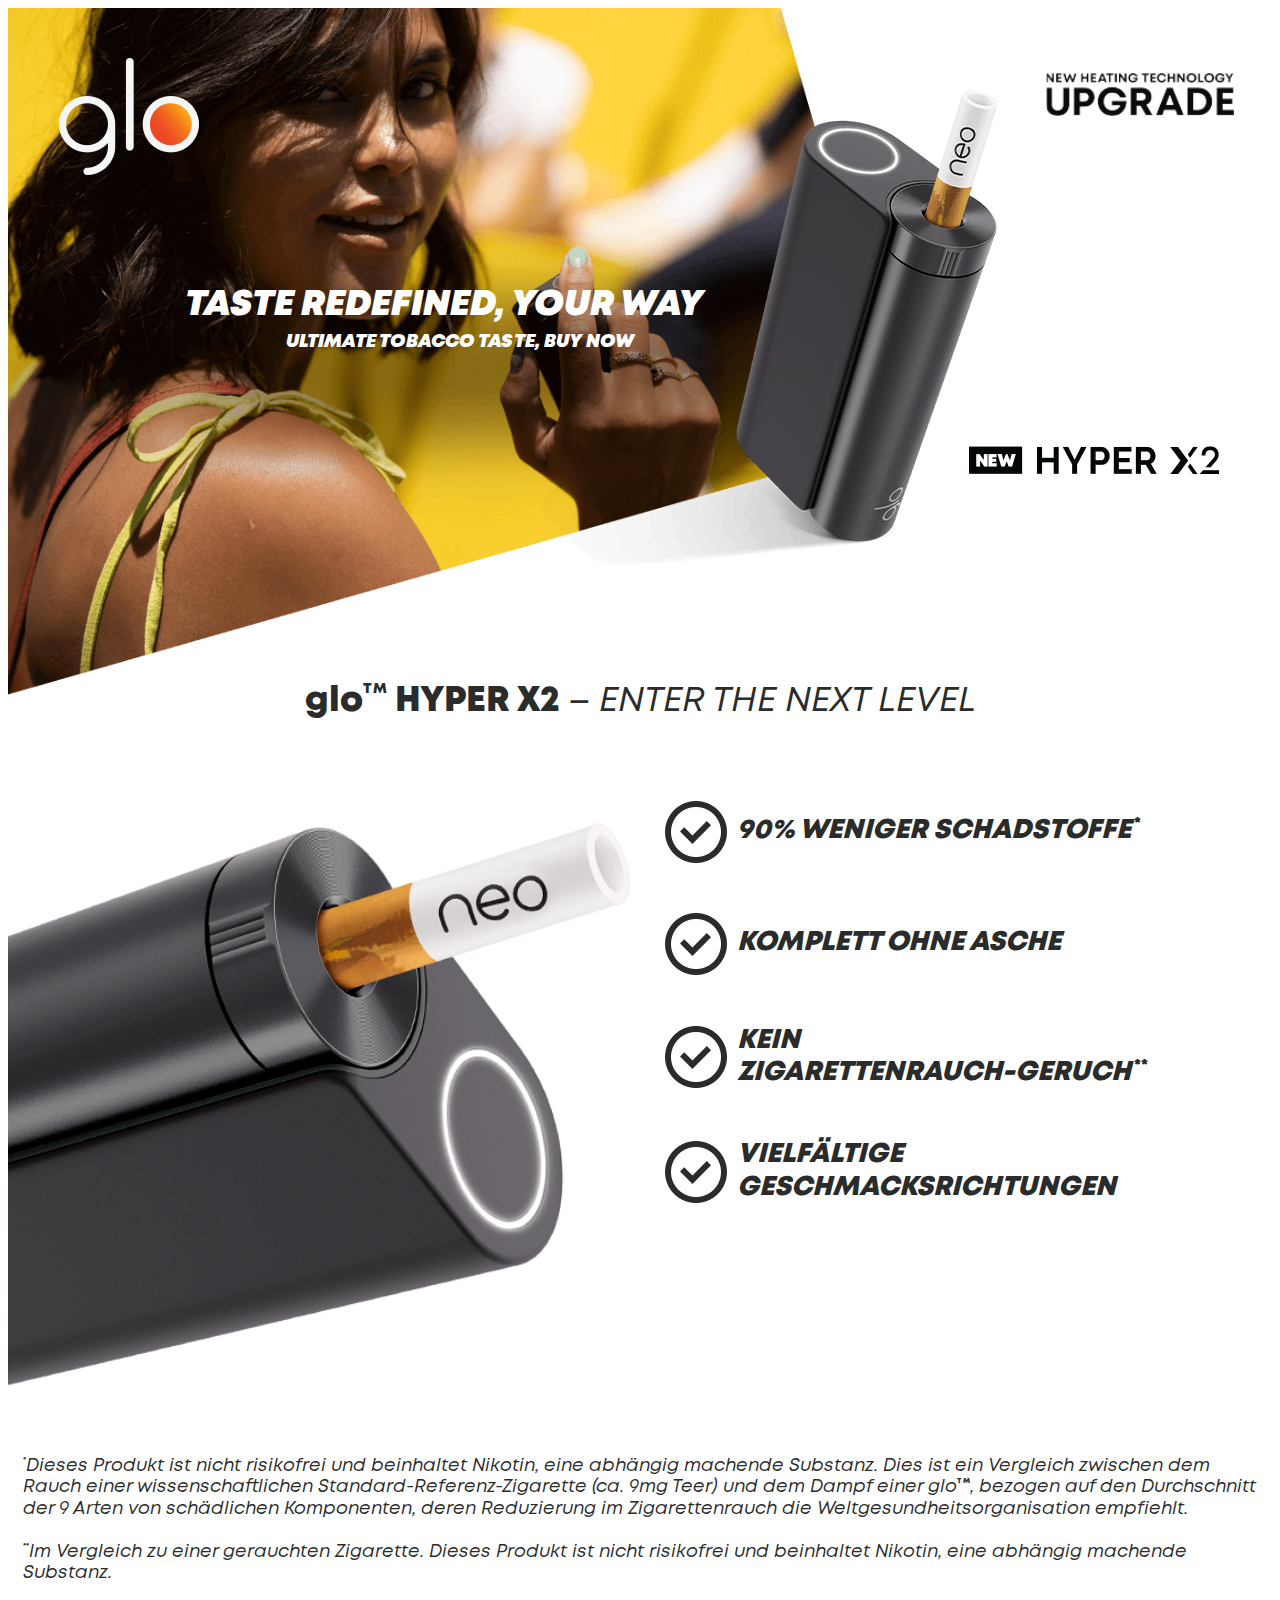
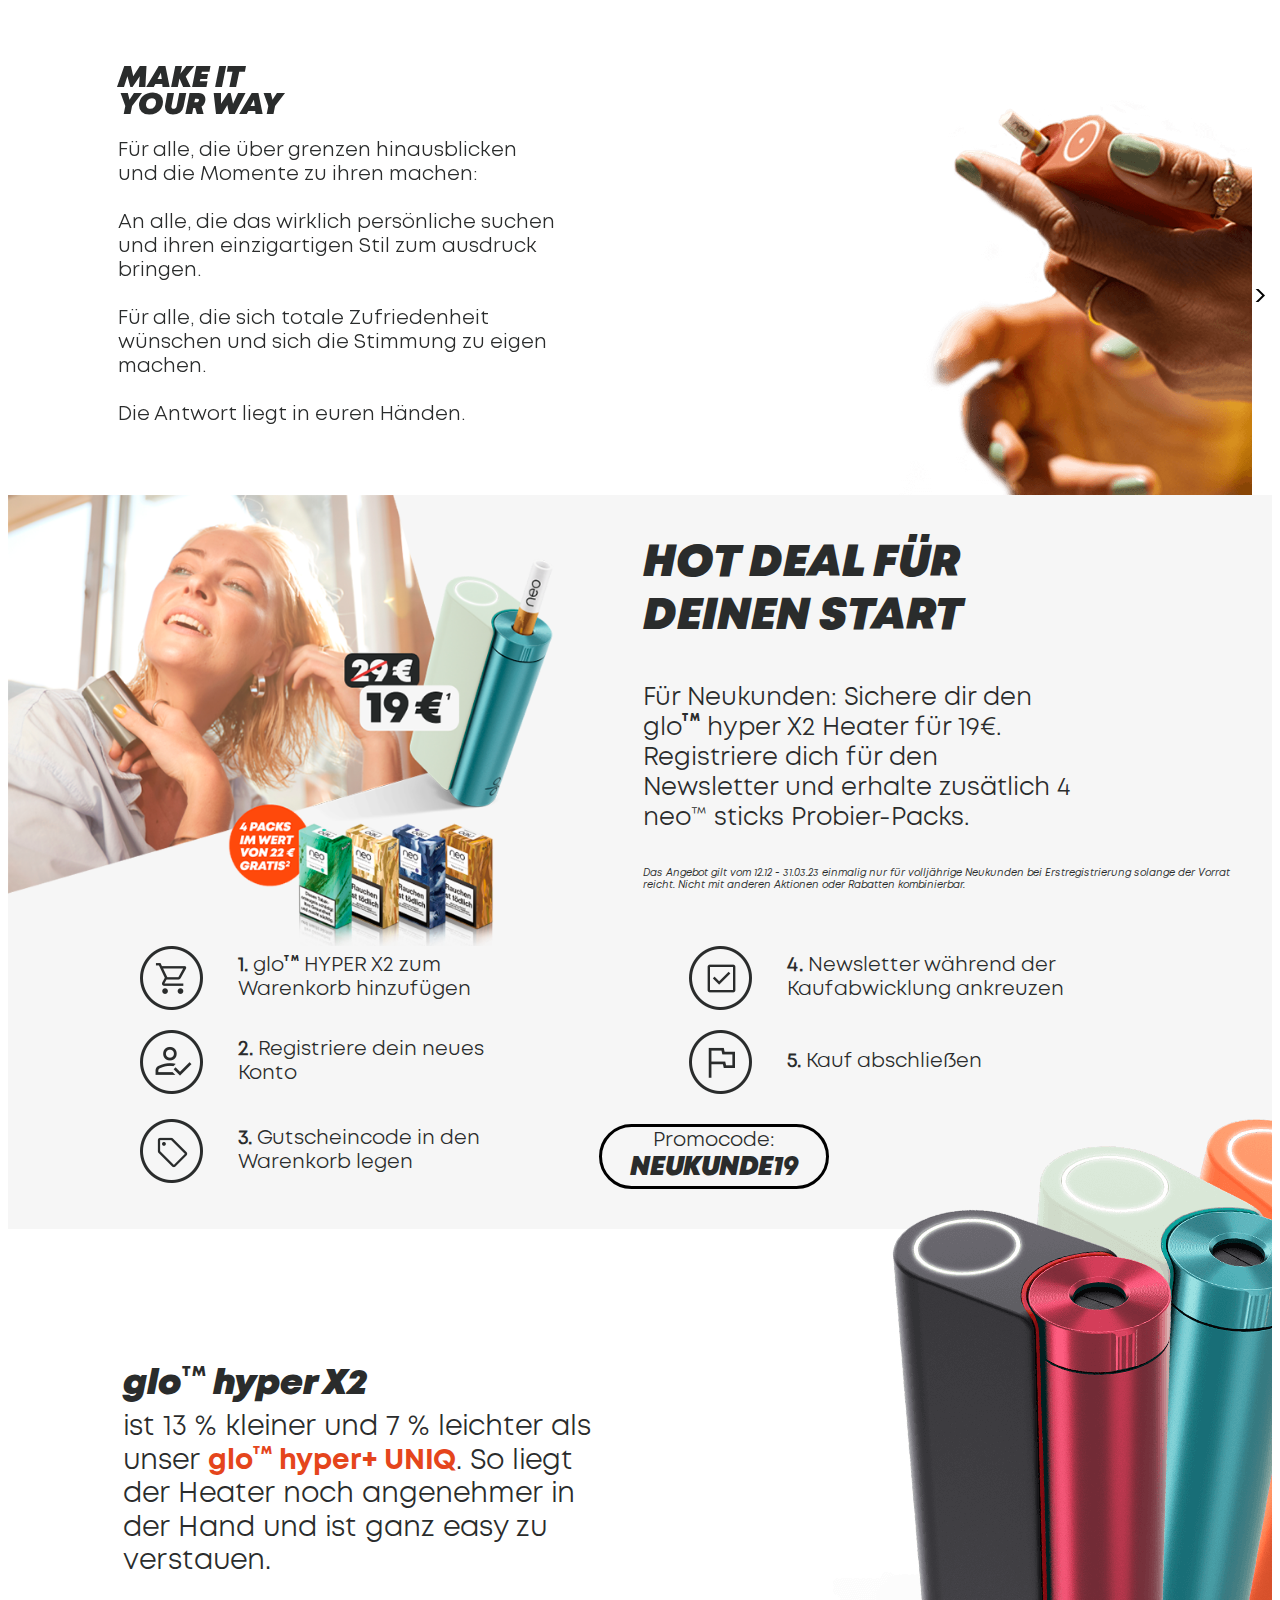
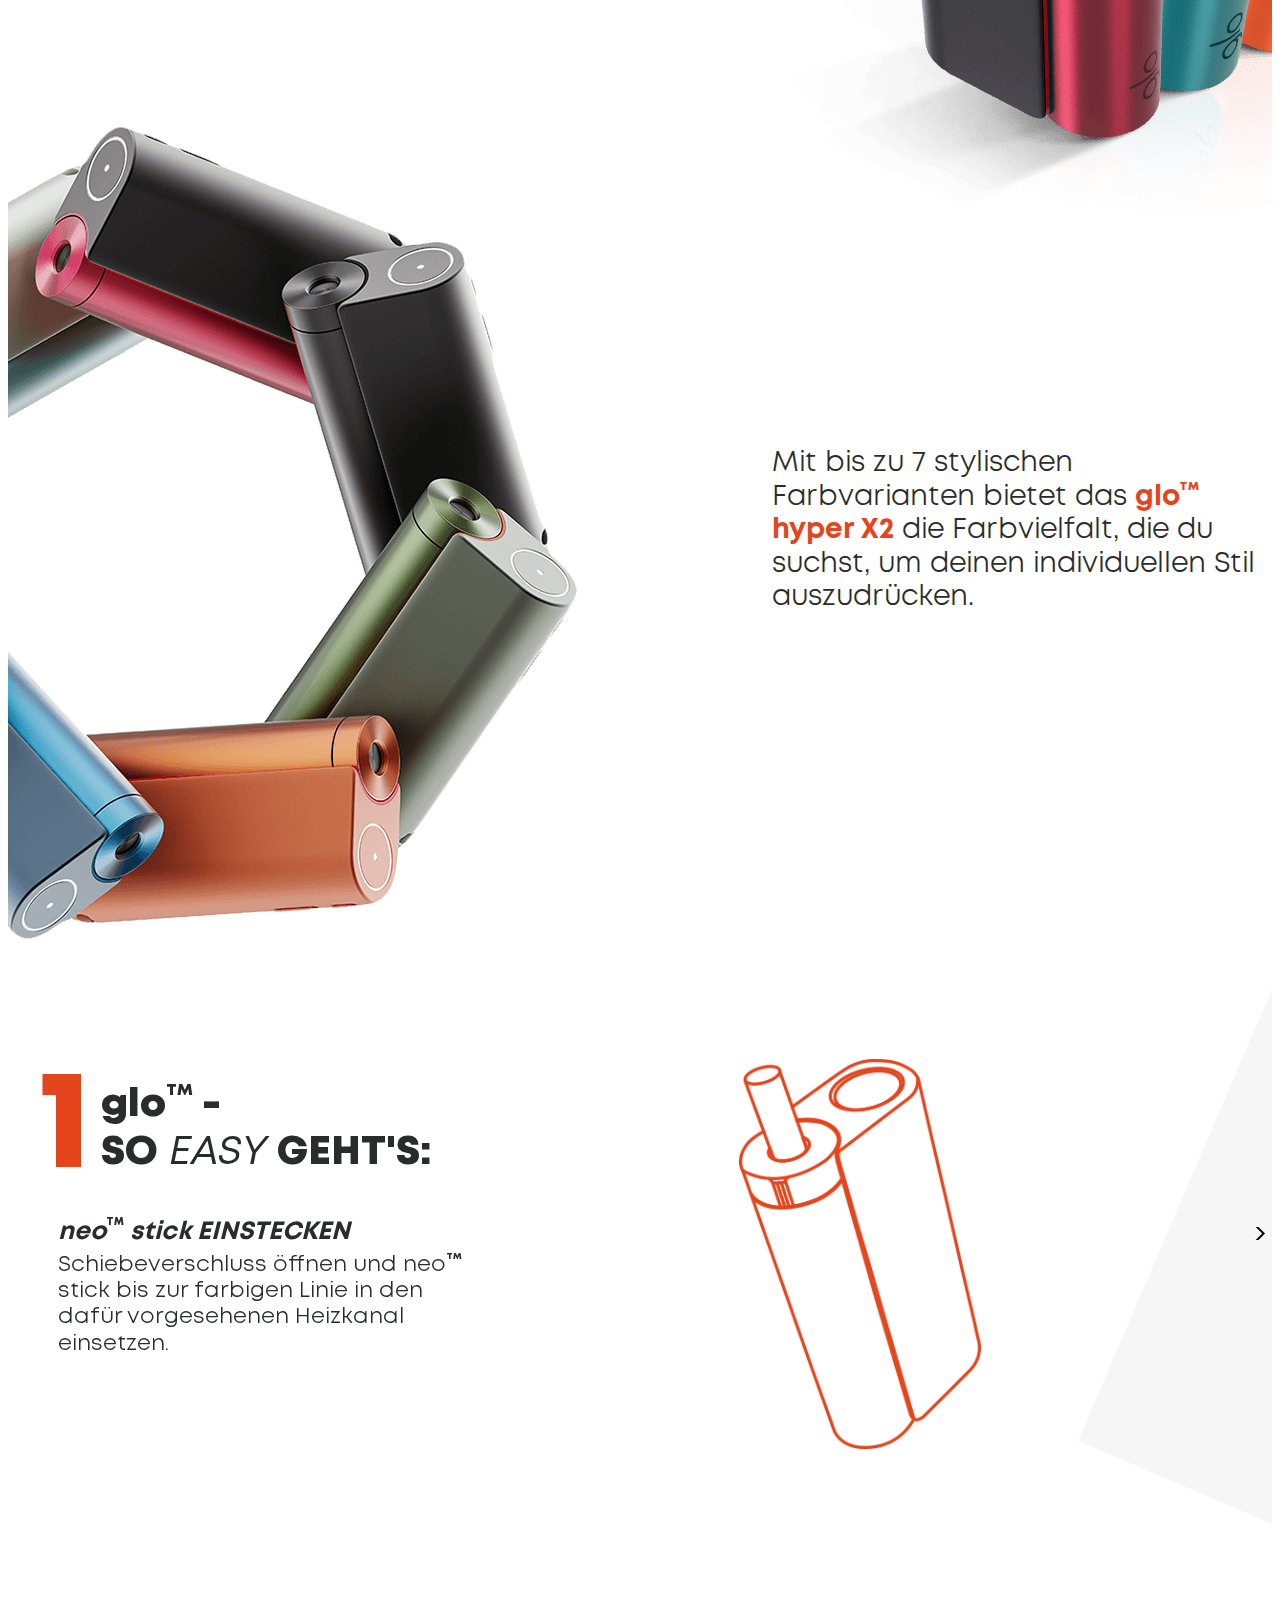
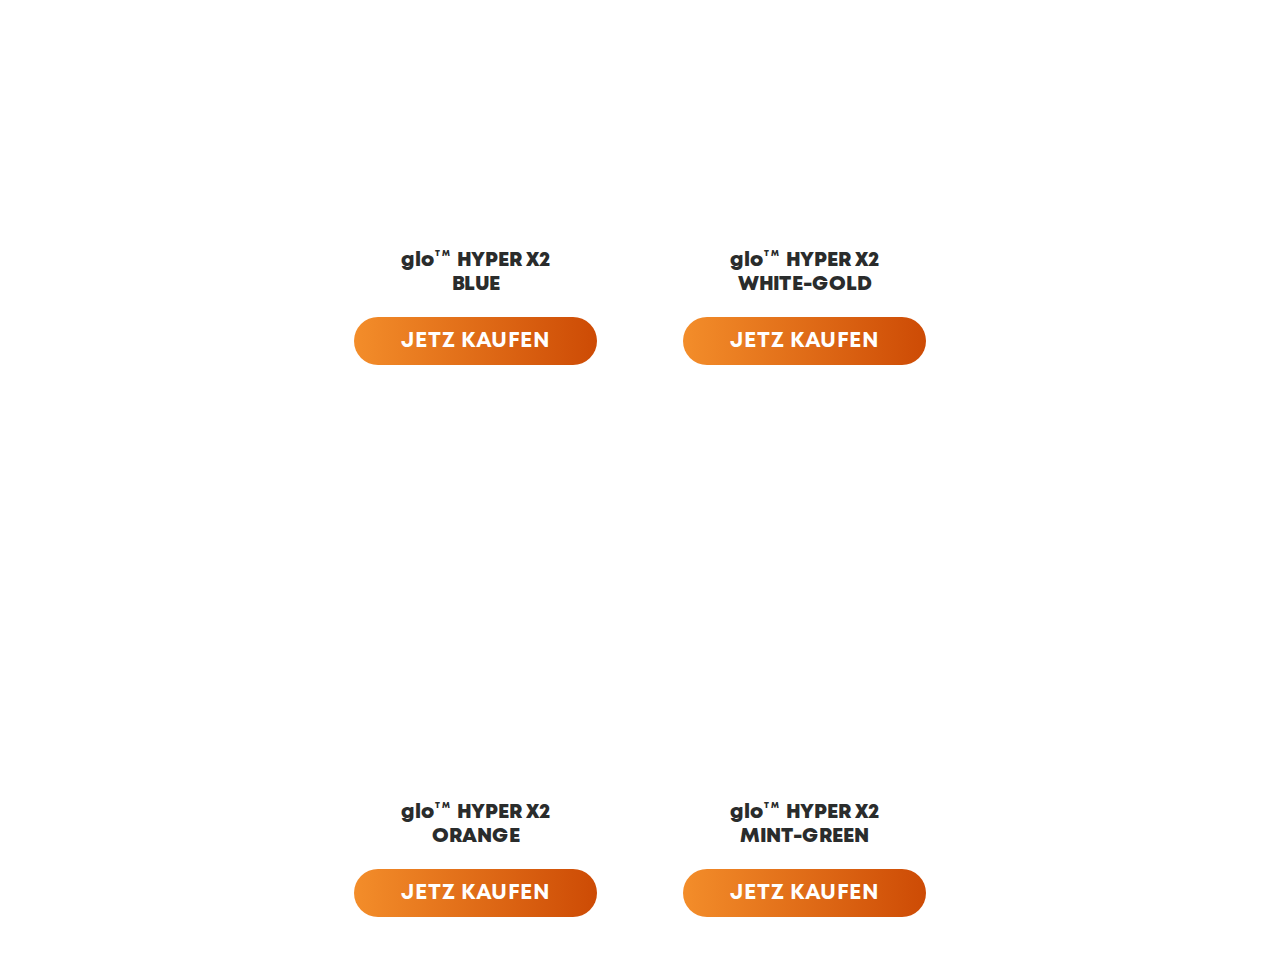
<file: index.html>
<!DOCTYPE html>
<html lang="pl">
  <head>
    <meta charset="UTF-8" />
    <meta http-equiv="X-UA-Compatible" content="IE=edge" />
    <meta name="viewport" content="width=device-width, initial-scale=1.0" />
    <title>Glo Hyper X2</title>
    <link rel="stylesheet" href="style.css" />
    <link
      rel="stylesheet"
      href="https://cdn.jsdelivr.net/npm/swiper@8/swiper-bundle.min.css"
    />
    <script src="https://cdn.jsdelivr.net/npm/swiper@8/swiper-bundle.min.js"></script>
  </head>
  <body>
    <div class="glo-hyper-x2" id="glo-hyper-x2">
      <section class="es-kv">
        <img src="./img/kv-bg.png" alt="" class="es-kv__bg" />
        <img src="./img/kv-bg-d.png" alt="" class="es-kv__bg--desktop" />
        <img
          class="es-kv__packshot--desktop"
          src="./img/packshot-d.png"
          alt=""
        />
        <div class="es-kv__header">
          <div class="es-kv__logo">
            <img class="es-kv__img" src="./img/logo.png" alt="Glo logo" />
            <img
              class="es-kv__img--desktop"
              src="./img/logo-d.png"
              alt="Glo logo"
            />
          </div>
          <img
            class="es-kv__title-img"
            src="./img/kv-title.png"
            alt="New Heating Technology upgrade"
          />
        </div>
        <div class="es-kv__container">
          <h2 class="es-kv__title">
            TASTE REDEFINED, <br/ ><span>YOUR WAY</span>
          </h2>
          <span class="es-kv__subtitle">ULTIMATE TOBACCO TASTE, BUY NOW</span>
        </div>
        <img
          class="es-kv__footer"
          src="./img/kv-footer.png"
          alt="New HYPER X2"
        />
      </section>

      <section class="es-benefits">
        <div class="es-benefits__container">
          <h3 class="es-benefits__title">
            glo<sup>TM</sup> HYPER X2 <span> – Enter The NExt Level</span>
          </h3>
          <div class="es-benefits__inner">
            <img
              class="es-benefits__pack-img es-benefits__pack-img--desktop"
              src="./img/benefits-pack-d.png"
              alt=" "
            />
            <div class="es-benefits__group">
              <ul class="es-benefits__list">
                <li class="es-benefits__list-item">
                  <img
                    class="es-benefits__list-icon"
                    src="./img/checkbox.png"
                    alt=""
                  />
                  <span>
                    90% weniger Schadstoffe<sup class="es-benefits__upper"
                      >*</sup
                    ></span
                  >
                </li>
                <li class="es-benefits__list-item">
                  <img
                    class="es-benefits__list-icon"
                    src="./img/checkbox.png"
                    alt=""
                  />
                  <span>Komplett ohne Asche</span>
                </li>
                <li class="es-benefits__list-item">
                  <img
                    class="es-benefits__list-icon"
                    src="./img/checkbox.png"
                    alt=""
                  />
                  <span
                    >Kein <br />
                    Zigarettenrauch-Geruch<sup class="es-benefits__upper"
                      >**</sup
                    ></span
                  >
                </li>
                <li class="es-benefits__list-item">
                  <img
                    class="es-benefits__list-icon"
                    src="./img/checkbox.png"
                    alt=""
                  />
                  <span>Vielfältige Geschmacksrichtungen</span>
                </li>
              </ul>
            </div>
          </div>
          <div class="es-benefits__disclaimer">
            <span
              ><sup>*</sup>Dieses Produkt ist nicht risikofrei und beinhaltet
              Nikotin, eine abhängig machende Substanz. Dies ist ein Vergleich
              zwischen dem Rauch einer wissenschaftlichen
              Standard-Referenz-Zigarette (ca. 9mg Teer) und dem Dampf einer
              glo<sup>TM</sup>, bezogen auf den Durchschnitt der 9 Arten von
              schädlichen Komponenten, deren Reduzierung im Zigarettenrauch die
              Weltgesundheitsorganisation empfiehlt.</span
            >
            <br /><br />
            <span
              ><sup>**</sup>Im Vergleich zu einer gerauchten Zigarette. Dieses
              Produkt ist nicht risikofrei und beinhaltet Nikotin, eine abhängig
              machende Substanz.</span
            >
          </div>
        </div>
      </section>

      <section class="es-slider-about">
        <div class="swiper">
          <div class="swiper-wrapper">
            <div class="es-slider-about__container swiper-slide">
              <div class="es-slider-about__inner">
                <p class="es-slider-about__title">
                  MAKE IT <br />
                  YOUR WAY
                </p>
                <p class="es-slider-about__description">
                  Für alle, die über grenzen hinausblicken und die Momente zu
                  ihren machen: <br /><br />
                  An alle, die das wirklich persönliche suchen und ihren
                  einzigartigen Stil zum ausdruck bringen. <br /><br />
                  Für alle, die sich totale Zufriedenheit wünschen und sich die
                  Stimmung zu eigen machen. <br /><br />
                  Die Antwort liegt in euren Händen.
                </p>
              </div>
              <img
                class="es-slider-about__image es-slider-about__image--first"
                src="./img/benefits-slide-1.png"
                alt="MAKE IT YOUR WAY"
              />
              <img
                class="es-slider-about__image es-slider-about__image-desktop es-slider-about__image--first es-slider-about__image--first-desktop"
                src="./img/benefits-slide-1-d.png"
                alt="MAKE IT YOUR WAY"
              />
            </div>
            <div class="es-slider-about__container swiper-slide">
              <ul class="es-slider-about__list">
                <li class="es-slider-about__item">
                  <img
                    class="es-slider-about__item-img"
                    src="./img/slider-about-item-1.png"
                    alt="Neuer Boost Button"
                  />
                  <img
                    class="es-slider-about__item-img es-slider-about__item-img--desktop"
                    src="./img/slider-about-item-1-d.png"
                    alt="Neuer Boost Button"
                  />
                  <p class="es-slider-about__item-title">
                    Neuer <br/ > Boost Button
                  </p>
                </li>
                <li class="es-slider-about__item">
                  <img
                    class="es-slider-about__item-img"
                    src="./img/slider-about-item-2.png"
                    alt=""
                  />
                  <img
                    class="es-slider-about__item-img es-slider-about__item-img--desktop"
                    src="./img/slider-about-item-2-d.png"
                    alt=""
                  />
                  <p class="es-slider-about__item-title">
                    Neuer <br />
                    Iris-Verschluss
                  </p>
                </li>
                <li class="es-slider-about__item">
                  <img
                    class="es-slider-about__item-img"
                    src="./img/slider-about-item-3.png"
                    alt=""
                  />
                  <img
                    class="es-slider-about__item-img es-slider-about__item-img--desktop"
                    src="./img/slider-about-item-3-d.png"
                    alt=""
                  />
                  <p class="es-slider-about__item-title">
                    Neues <br/ > LED Display
                  </p>
                </li>
              </ul>
              <img
                class="es-slider-about__image es-slider-about__image--second"
                src="./img/benefits-slide-2.png"
                alt="slide 2"
              />
              <img
                class="es-slider-about__image es-slider-about__image-desktop es-slider-about__image--second"
                src="./img/benefits-slide-2-d.png"
                alt="slide 2"
              />
            </div>
            <div class="es-slider-about__container swiper-slide">
              <div class="es-slider-about__inner es-slider-about__inner--third">
                <p
                  class="es-slider-about__title es-slider-about__title--third es-slider-about__title--small"
                >
                  Bequemer Boost
                </p>
                <p class="es-slider-about__description">
                  Mit den zwei Buttons kannst du <br />
                  noch einfacher zwischen dem Standard-Modus und Boost-Modus
                  entscheiden.
                </p>
              </div>
              <img
                class="es-slider-about__image es-slider-about__image--third"
                src="./img/benefits-slide-3.png"
                alt="Bequemer Boost"
              />
              <img
                class="es-slider-about__image es-slider-about__image-desktop es-slider-about__image--third"
                src="./img/benefits-slide-3-d.png"
                alt="Bequemer Boost"
              />
            </div>
            <div class="es-slider-about__container swiper-slide">
              <div
                class="es-slider-about__inner es-slider-about__inner--fourth"
              >
                <p
                  class="es-slider-about__title es-slider-about__title--fourth es-slider-about__title--small"
                >
                  IRIS SHUTTER ÖFFNUNG
                </p>
                <p class="es-slider-about__description">
                  Der neue Iris-Verschluss sieht nicht nur gut aus, er lässt
                  sich auch ganz einfach mit einem Finger bedienen. So bleibt
                  dein
                  <span class="es-slider-about__description--bold"
                    >glo<sup>TM</sup> Hyper X2</span
                  >
                  Device sauber und geschützt.
                </p>
              </div>
              <img
                class="es-slider-about__image es-slider-about__image--fourth"
                src="./img/benefits-slide-4.png"
                alt="IRIS SHUTTER ÖFFNUNG"
              />
              <img
                class="es-slider-about__image es-slider-about__image-desktop es-slider-about__image--fourth"
                src="./img/benefits-slide-4-d.png"
                alt="IRIS SHUTTER ÖFFNUNG"
              />
            </div>
            <div class="es-slider-about__container swiper-slide">
              <div class="es-slider-about__inner es-slider-about__inner--fifth">
                <p class="es-slider-about__title es-slider-about__title--small">
                  LED DISPLAY
                </p>
                <p
                  class="es-slider-about__description es-slider-about__description--fifth"
                >
                  Das neue LED Display ist bei der Nutzung stets in deinem
                  Blickfeld. So weißt du immer, wie lang deine
                  <strong>glo<sup>TM</sup> Hyper X2</strong>
                  Session noch läuft oder wie viel Ladung dein Akku hat.
                </p>
              </div>
              <img
                class="es-slider-about__image es-slider-about__image--fifth"
                src="./img/benefits-slide-5.png"
                alt="IRIS SHUTTER ÖFFNUNG"
              />
              <img
                class="es-slider-about__image es-slider-about__image-desktop es-slider-about__image--fifth"
                src="./img/benefits-slide-5-d.png"
                alt="IRIS SHUTTER ÖFFNUNG"
              />
            </div>
          </div>
          <div class="swiper-button-prev swiper-about-button-prev"></div>
          <div class="swiper-button-next swiper-about-button-next"></div>
        </div>
      </section>

      <section class="es-promo">
        <div class="es-promo__wrapper">
          <img
            class="es-promo__image"
            src="./img/promo-bg.png"
            alt="X2 promo"
          />
          <div class="es-promo__container">
            <!-- <p class="es-promo__disclaimer">
            Nur geeignet für glo<sup>TM</sup> mit New Heating Technologie.
          </p> -->
            <h3 class="es-promo__title">Hot deal für deinen start</h3>
            <p class="es-promo__description">
              Für Neukunden: Sichere dir den glo<sup>TM</sup> hyper X2 Heater
              für 19€. Registriere dich für den Newsletter und erhalte zusätlich
              4 neo™ sticks Probier-Packs.
            </p>
            <p class="es-promo__disclaimer">
              Das Angebot gilt vom 12.12 - 31.03.23 einmalig nur für volljährige
              Neukunden bei Erstregistrierung solange der Vorrat reicht. Nicht
              mit anderen Aktionen oder Rabatten kombinierbar.
            </p>

            <ul class="es-promo__list">
              <div class="es-promo__item es-promo__item--first">
                <img
                  class="es-promo__item-image"
                  src="./img/promo-icon-1.png"
                  alt="Icon"
                />
                <p class="es-promo__item-title">
                  <strong>1.</strong> glo<sup>TM</sup> HYPER X2 zum Warenkorb
                  hinzufügen
                </p>
              </div>
              <div class="es-promo__item es-promo__item--second">
                <img
                  class="es-promo__item-image"
                  src="./img/promo-icon-2.png"
                  alt="Icon"
                />
                <p class="es-promo__item-title">
                  <strong>2.</strong> Registriere dein neues Konto
                </p>
              </div>
              <div class="es-promo__item es-promo__item--third">
                <img
                  class="es-promo__item-image"
                  src="./img/promo-icon-3.png"
                  alt="Icon"
                />
                <p class="es-promo__item-title">
                  <strong>3.</strong> Gutscheincode in den Warenkorb legen
                </p>
              </div>
              <div class="es-promo__item es-promo__item--fourth">
                <img
                  class="es-promo__item-image"
                  src="./img/promo-icon-4.png"
                  alt="Icon"
                />
                <p class="es-promo__item-title">
                  <strong>4.</strong> Newsletter während der Kaufabwicklung
                  ankreuzen
                </p>
              </div>
              <div class="es-promo__item es-promo__item--fifth">
                <img
                  class="es-promo__item-image"
                  src="./img/promo-icon-5.png"
                  alt="Icon"
                />
                <p class="es-promo__item-title">
                  <strong>5.</strong> Kauf abschließen
                </p>
              </div>
              <div class="es-promo__item es-promo__item--sixth">
                <p class="es-promo__item-title es-promo__item-title--normal">
                  Promocode: <br /><span class="es-promo__item-title--bold"
                    >NEUKUNDE19</span
                  >
                </p>
              </div>
            </ul>
          </div>
        </div>
        <ul class="es-promo__list es-promo__list--desktop">
          <div class="es-promo__item es-promo__item--first">
            <img
              class="es-promo__item-image"
              src="./img/promo-icon-1-d.png"
              alt="Icon"
            />
            <p class="es-promo__item-title">
              <strong>1.</strong> glo<sup>TM</sup> HYPER X2 zum Warenkorb
              hinzufügen
            </p>
          </div>
          <div class="es-promo__item es-promo__item--second">
            <img
              class="es-promo__item-image"
              src="./img/promo-icon-2-d.png"
              alt="Icon"
            />
            <p class="es-promo__item-title">
              <strong>2.</strong> Registriere dein neues Konto
            </p>
          </div>
          <div class="es-promo__item es-promo__item--third">
            <img
              class="es-promo__item-image"
              src="./img/promo-icon-3-d.png"
              alt="Icon"
            />
            <p class="es-promo__item-title">
              <strong>3.</strong> Gutscheincode in den Warenkorb legen
            </p>
          </div>
          <div class="es-promo__item es-promo__item--fourth">
            <img
              class="es-promo__item-image"
              src="./img/promo-icon-4-d.png"
              alt="Icon"
            />
            <p class="es-promo__item-title">
              <strong>4.</strong> Newsletter während der Kaufabwicklung
              ankreuzen
            </p>
          </div>
          <div class="es-promo__item es-promo__item--fifth">
            <img
              class="es-promo__item-image"
              src="./img/promo-icon-5-d.png"
              alt="Icon"
            />
            <p class="es-promo__item-title">
              <strong>5.</strong> Kauf abschließen
            </p>
          </div>
          <div class="es-promo__item es-promo__item--sixth">
            <p class="es-promo__item-title es-promo__item-title--normal">
              Promocode: <br /><span class="es-promo__item-title--bold"
                >NEUKUNDE19</span
              >
            </p>
          </div>
        </ul>
      </section>

      <section class="es-design">
        <div class="es-design__container">
          <div class="es-design__pack-wrapper es-design__pack-wrapper--first">
            <div class="es-design__group">
              <h3 class="es-design__title">glo<sup>TM</sup> hyper X2</h3>
              <p class="es-design__description">
                ist 13 % kleiner und 7 % leichter als unser
                <span class="es-design__description--red"
                  >glo<sup>TM</sup> hyper+ UNIQ</span
                >. So liegt der Heater noch angenehmer in der Hand und ist ganz
                easy zu verstauen.
              </p>
            </div>
            <img
              class="es-design__image es-design__image--first"
              src="./img/design-1.png"
              alt="Design X2"
            />
            <img
              class="es-design__image es-design__image--desktop es-design__image--first"
              src="./img/design-1-d.png"
              alt="Design X2"
            />
          </div>

          <div class="es-design__pack-wrapper es-design__pack-wrapper--second">
            <div class="es-design__group es-design__group--second">
              <img
                class="es-design__image es-design__image--second"
                src="./img/design-2.png"
                alt="Design X2"
              />
              <img
                class="es-design__image es-design__image--desktop es-design__image--second"
                src="./img/design-2-d.png"
                alt="Design X2"
              />
              <p class="es-design__description es-design__description--second">
                Mit bis zu 7 stylischen Farbvarianten bietet das
                <span class="es-design__description--red"
                  >glo<sup>TM</sup> hyper X2</span
                >
                die Farbvielfalt, die du suchst, um deinen individuellen Stil
                auszudrücken.
              </p>
            </div>
          </div>
        </div>
      </section>

      <section class="es-slider-parts">
        <img
          class="es-slider-parts__bg"
          src="./img/slider-parts-bg.png"
          alt="background image"
        />
        <img
          class="es-slider-parts__bg es-slider-parts__bg--desktop"
          src="./img/slider-parts-bg.png"
          alt="background image"
        />
        <div class="es-slider-parts__slider swiperParts">
          <div class="swiper-wrapper">
            <div class="es-slider-parts__container swiper-slide">
              <div class="es-slider-parts__inner">
                <div class="es-slider-parts__group">
                  <p class="es-slider-parts__number">1</p>
                  <p class="es-slider-parts__title">
                    <strong>glo<sup>TM</sup> - </strong><br />
                    <strong>SO</strong> EASY <strong>GEHT'S:</strong>
                  </p>
                </div>
                <p class="es-slider-parts__subtitle">
                  neo<sup>TM</sup> stick EINSTECKEN
                </p>
                <p class="es-slider-parts__description">
                  Schiebeverschluss öffnen und neo<sup>TM</sup> stick bis zur
                  farbigen Linie in den dafür vorgesehenen Heizkanal einsetzen.
                </p>
              </div>
              <img
                class="es-slider-parts__image"
                src="./img/how-to-slide-1.png"
                alt="MAKE IT YOUR WAY"
              />
              <img
                class="es-slider-parts__image es-slider-parts__image--desktop es-slider-parts__image--first"
                src="./img/how-to-slide-1-d.png"
                alt="MAKE IT YOUR WAY"
              />
            </div>
            <div class="es-slider-parts__container swiper-slide">
              <div class="es-slider-parts__inner">
                <div class="es-slider-parts__group">
                  <p class="es-slider-parts__number">2</p>
                  <p class="es-slider-parts__title">
                    <strong>glo<sup>TM</sup> - </strong><br />
                    <strong>SO</strong> EASY <strong>GEHT'S</strong>
                  </p>
                </div>
                <p class="es-slider-parts__subtitle">MODUS WÄHLEN</p>
                <p class="es-slider-parts__description">
                  <strong>Standard Modus:</strong> Drücke die untere Taste für 3
                  Sek., bis du eine Vibration spürst.<br />
                  <strong>Boost Modus:</strong> Drücke die obere Taste für 3
                  Sek., bis du eine Vibration spürst.
                </p>
              </div>
              <img
                class="es-slider-parts__image"
                src="./img/how-to-slide-2.png"
                alt="MODUS WÄHLEN"
              />

              <img
                class="es-slider-parts__image es-slider-parts__image--desktop"
                src="./img/how-to-slide-2-d.png"
                alt="MODUS WÄHLEN"
              />
            </div>
            <div class="es-slider-parts__container swiper-slide">
              <div class="es-slider-parts__inner">
                <div class="es-slider-parts__group">
                  <p class="es-slider-parts__number">3</p>
                  <p class="es-slider-parts__title">
                    <strong>glo<sup>TM</sup> - </strong><br />
                    <strong>SO</strong> EASY <strong>GEHT'S</strong>
                  </p>
                </div>
                <p class="es-slider-parts__subtitle">AUFHEIZEN ABWARTEN</p>
                <p class="es-slider-parts__description">
                  30 Sek. im Standard- bzw. 20 Sek. im Boost-Modus warten, bis
                  die LED Anzeige voll aufleuchtet, der Tabak aufgeheizt und
                  eine weitere Vibration spürbar ist. Du kannst jetzt Glo'n.
                </p>
              </div>
              <img
                class="es-slider-parts__image"
                src="./img/how-to-slide-3.png"
                alt="AUFHEIZEN ABWARTEN"
              />
              <img
                class="es-slider-parts__image es-slider-parts__image--desktop"
                src="./img/how-to-slide-3-d.png"
                alt="AUFHEIZEN ABWARTEN"
              />
            </div>
            <div class="es-slider-parts__container swiper-slide">
              <div class="es-slider-parts__inner">
                <div class="es-slider-parts__group">
                  <p class="es-slider-parts__number">4</p>
                  <p class="es-slider-parts__title">
                    <strong>glo<sup>TM</sup> - </strong><br />
                    <strong>SO</strong> EASY <strong>GEHT'S</strong>
                  </p>
                </div>
                <p class="es-slider-parts__subtitle">ENDE DER SESSION</p>
                <p class="es-slider-parts__description">
                  Kurz vor Ende kündigt eine erneute Vibration die letzten Züge
                  an. Sobald die Anzeige erlischt,
                  <strong>neo<sup>TM</sup> stick</strong>
                  entsorgen und Iris-verschluss schließen.
                </p>
              </div>

              <img
                class="es-slider-parts__image"
                src="./img/how-to-slide-4.png"
                alt="AUFHEIZEN ABWARTEN"
              />

              <img
                class="es-slider-parts__image es-slider-parts__image--desktop"
                src="./img/how-to-slide-4-d.png"
                alt="AUFHEIZEN ABWARTEN"
              />
            </div>
          </div>
          <div class="swiper-button-prev swiperParts-button-prev"></div>
          <div class="swiper-button-next swiperParts-button-next"></div>
        </div>
      </section>

      <section class="es-cross">
        <div class="es-cross__container">
          <div class="es-cross__card">
            <img
              class="es-cross__card-image"
              src="./img/cross-1.png"
              alt=""
              loading="lazy"
            />
            <p class="es-cross__card-title">
              <span class="es-title-small">glo</span><sup>TM&nbsp;</sup>
              <span class="es-title es-cross__card-title--bold"
                >HYPER x2 blue
              </span>
            </p>
            <button class="button-primary es-cross__button">
              <a class="es-cross__button-link" href="" target="_blank">
                jetz kaufen
              </a>
            </button>
          </div>
          <div class="es-cross__card">
            <img
              class="es-cross__card-image"
              src="./img/cross-2.png"
              alt=""
              loading="lazy"
            />
            <p class="es-cross__card-title">
              <span class="es-title-small">glo</span><sup>TM&nbsp;</sup>
              <span class="es-title es-cross__card-title--bold"
                >HYPER x2 white-gold
              </span>
            </p>
            <button class="button-primary es-cross__button">
              <a class="es-cross__button-link" href="" target="_blank">
                jetz kaufen
              </a>
            </button>
          </div>
          <div class="es-cross__card">
            <img
              class="es-cross__card-image"
              src="./img/cross-3.png"
              alt=""
              loading="lazy"
            />
            <p class="es-cross__card-title">
              <span class="es-title-small">glo</span><sup>TM&nbsp;</sup>
              <span class="es-title es-cross__card-title--bold"
                >HYPER x2 orange
              </span>
            </p>
            <button class="button-primary es-cross__button">
              <a class="es-cross__button-link" href="" target="_blank">
                jetz kaufen
              </a>
            </button>
          </div>
          <div class="es-cross__card">
            <img
              class="es-cross__card-image"
              src="./img/cross-4.png"
              alt=""
              loading="lazy"
            />
            <p class="es-cross__card-title">
              <span class="es-title-small">glo</span><sup>TM&nbsp;</sup>
              <span class="es-title es-cross__card-title--bold"
                >HYPER x2 mint-green
              </span>
            </p>
            <button class="button-primary es-cross__button">
              <a class="es-cross__button-link" href="" target="_blank">
                jetz kaufen
              </a>
            </button>
          </div>
        </div>
      </section>
    </div>
    <script>
      document.addEventListener('DOMContentLoaded', function (event) {
        const swiper = new Swiper('.swiper', {
          // autoplay: {
          //   delay: 5000,
          // },

          // Navigation arrows
          navigation: {
            nextEl: '.swiper-button-next',
            prevEl: '.swiper-button-prev',
          },
        });

        const swiperParts = new Swiper('.swiperParts', {
          // autoplay: {
          //   delay: 5000,
          // },

          // Navigation arrows
          navigation: {
            nextEl: '.swiper-button-next',
            prevEl: '.swiper-button-prev',
          },
        });
      });
    </script>
  </body>
</html>
</file>
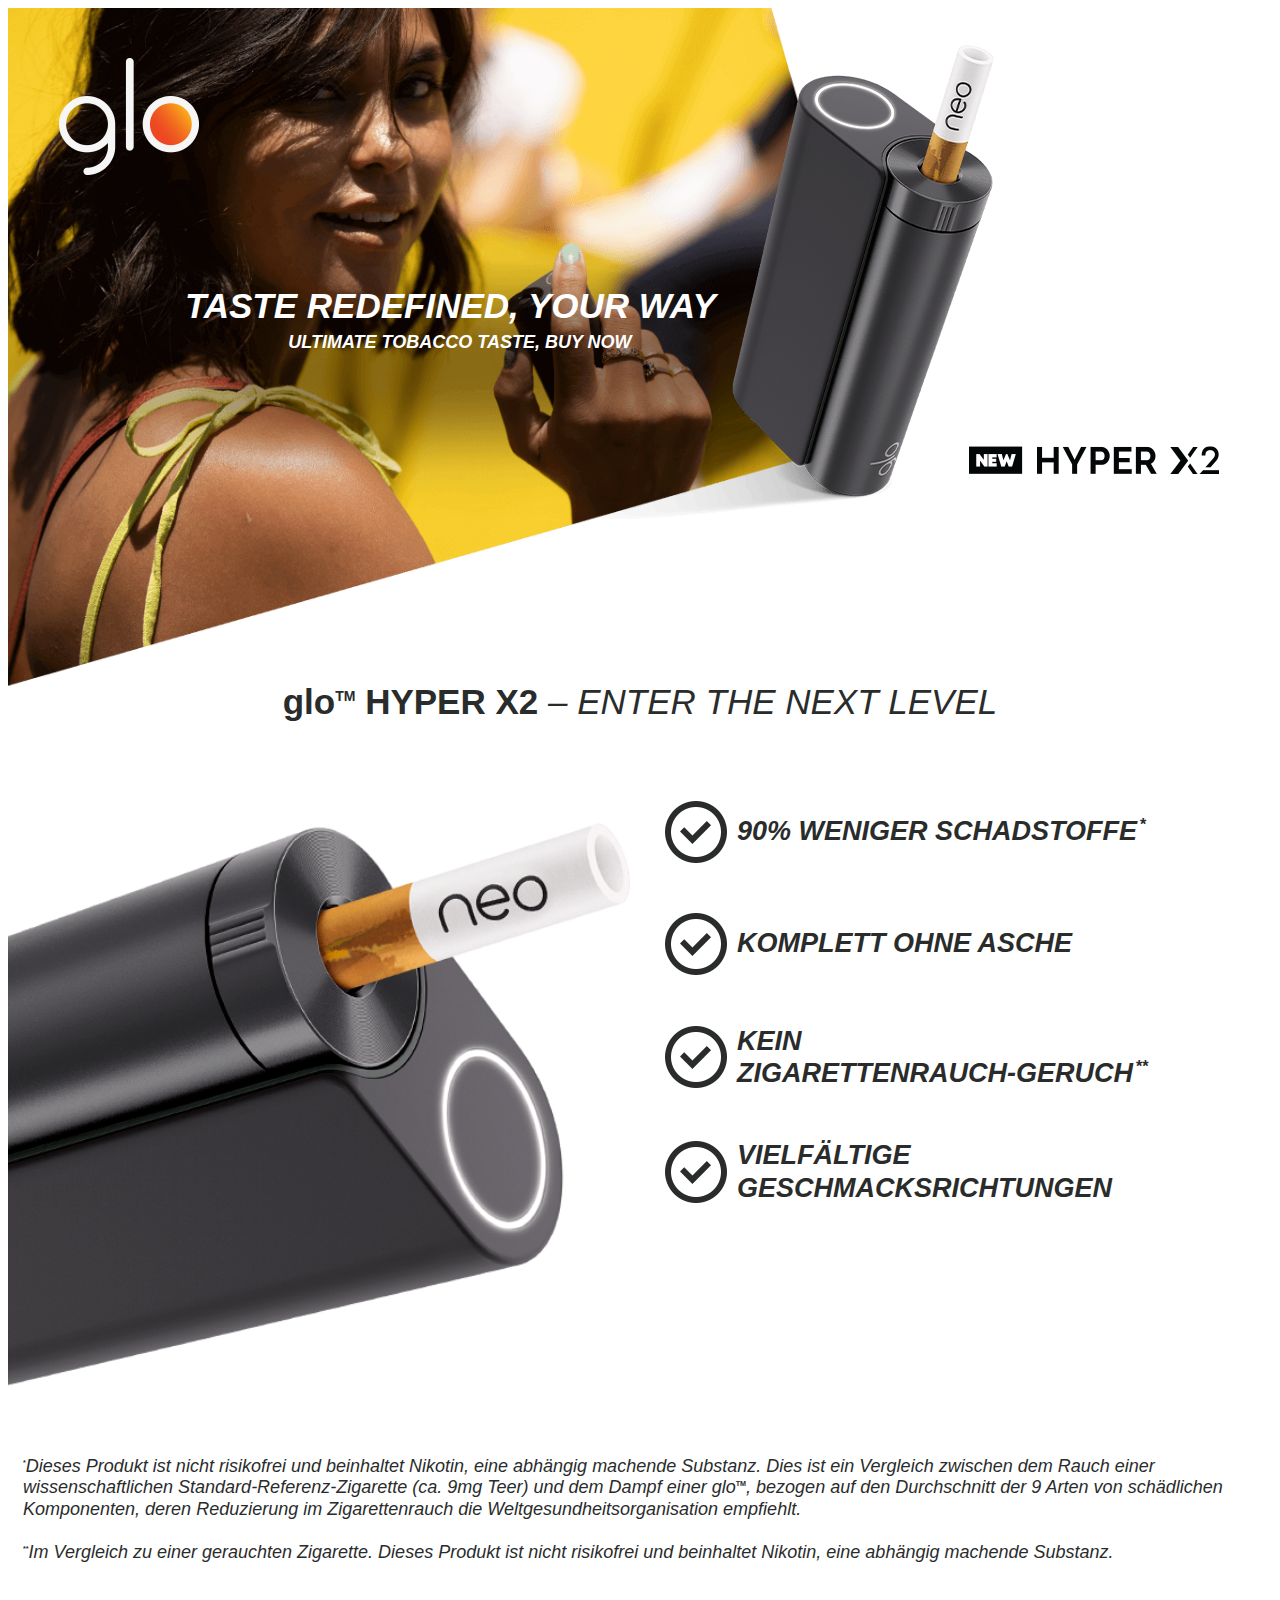
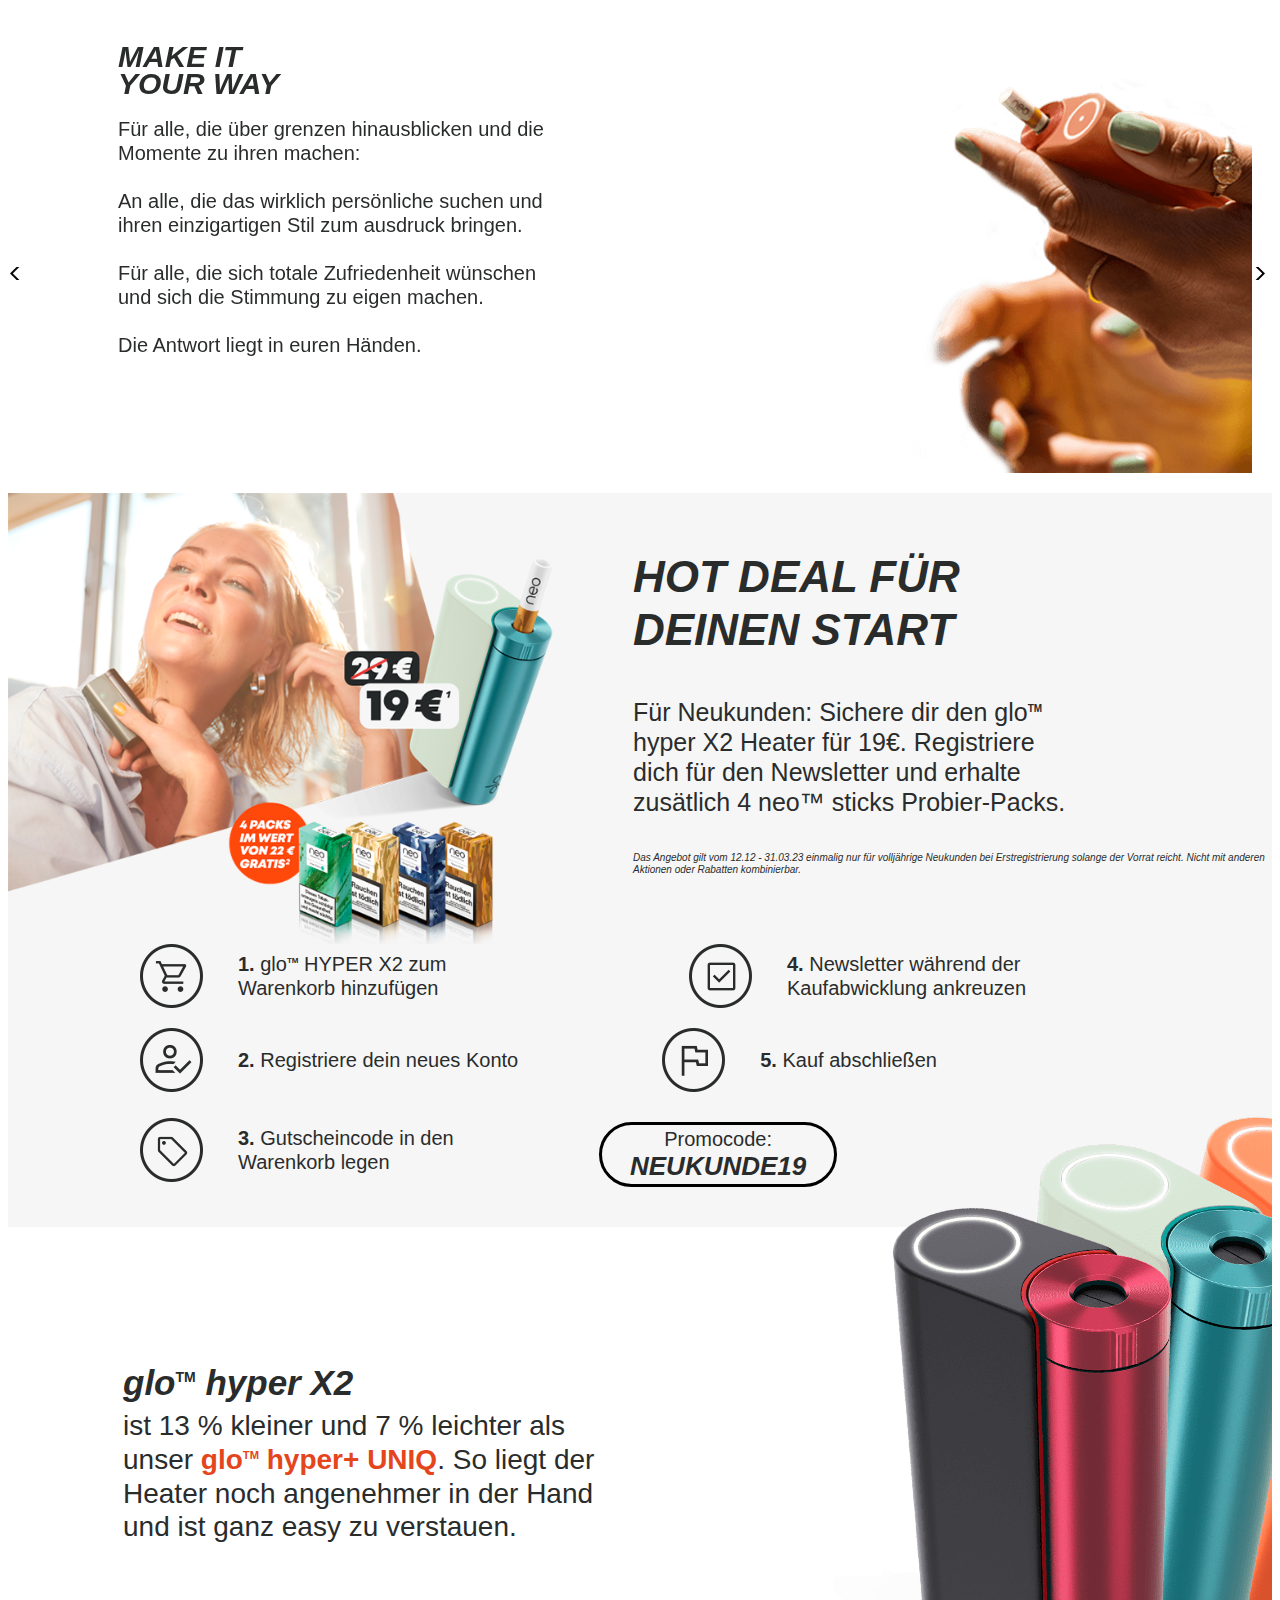
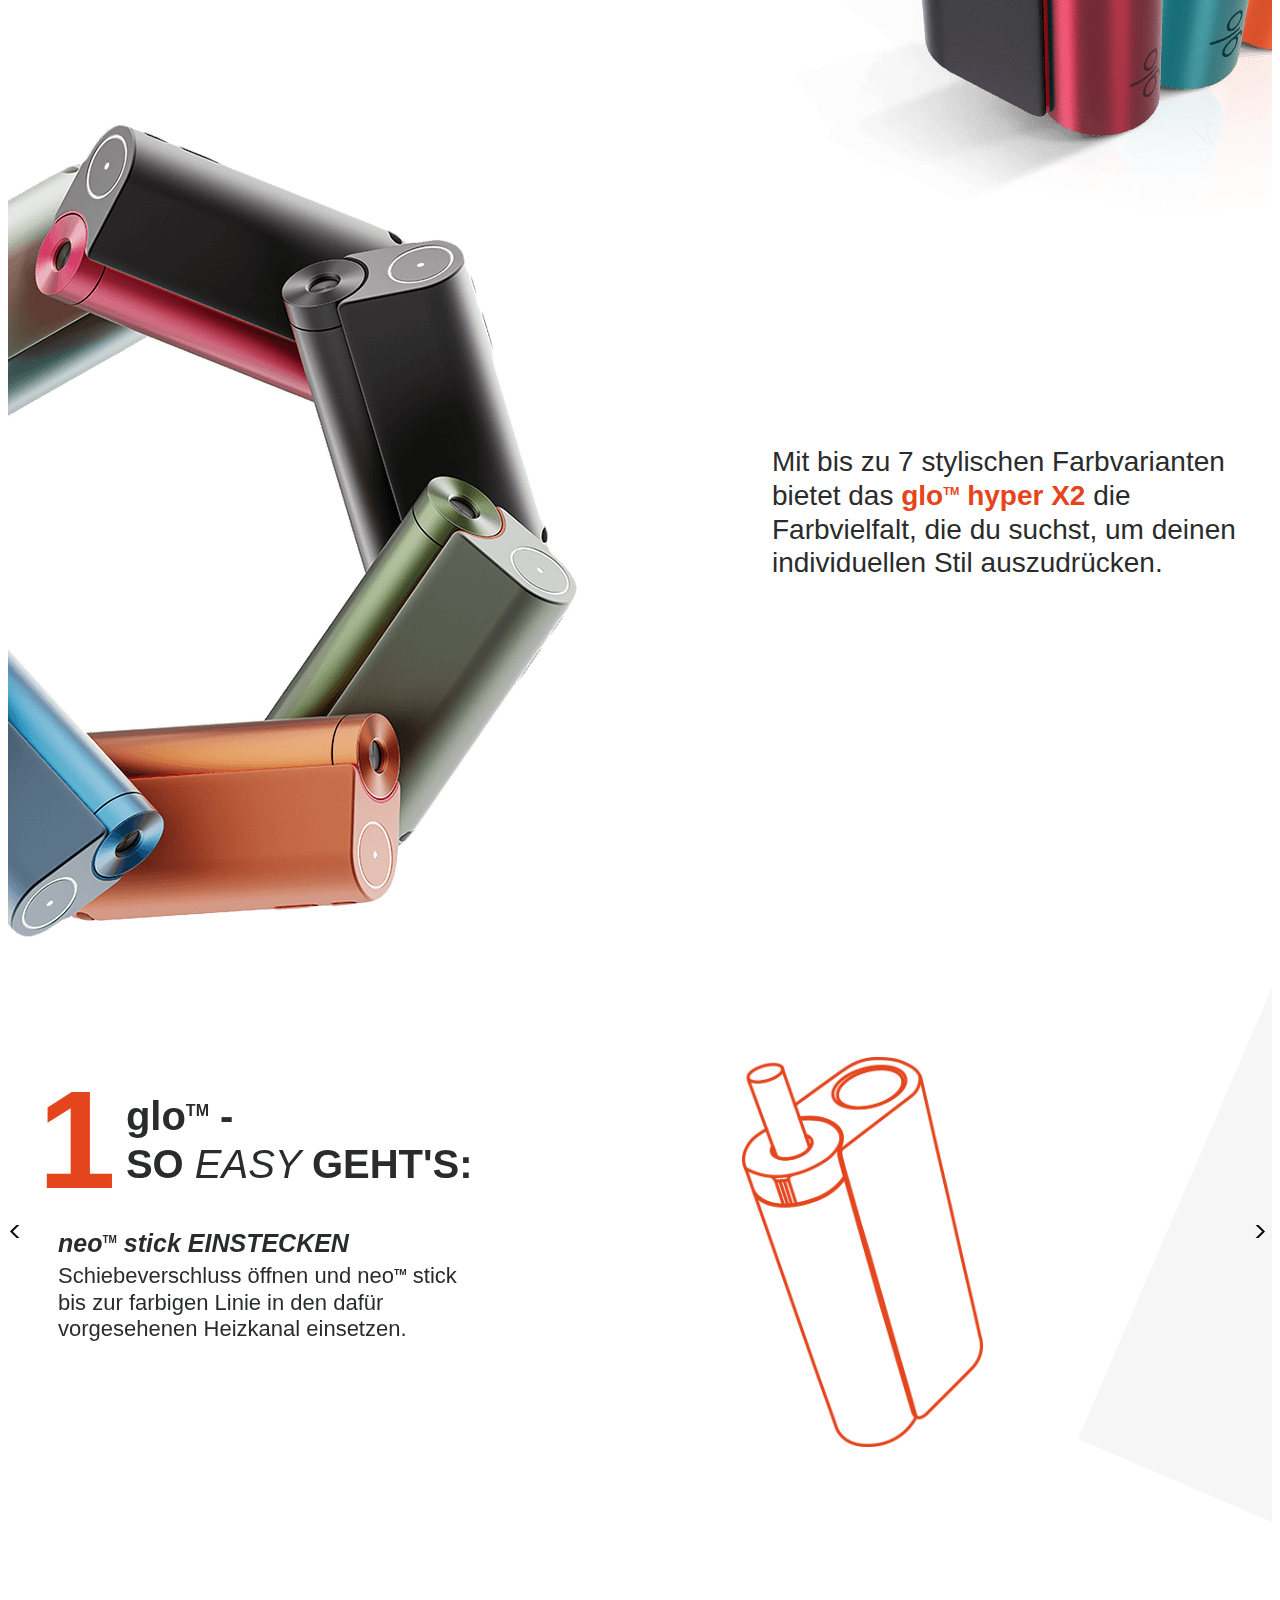
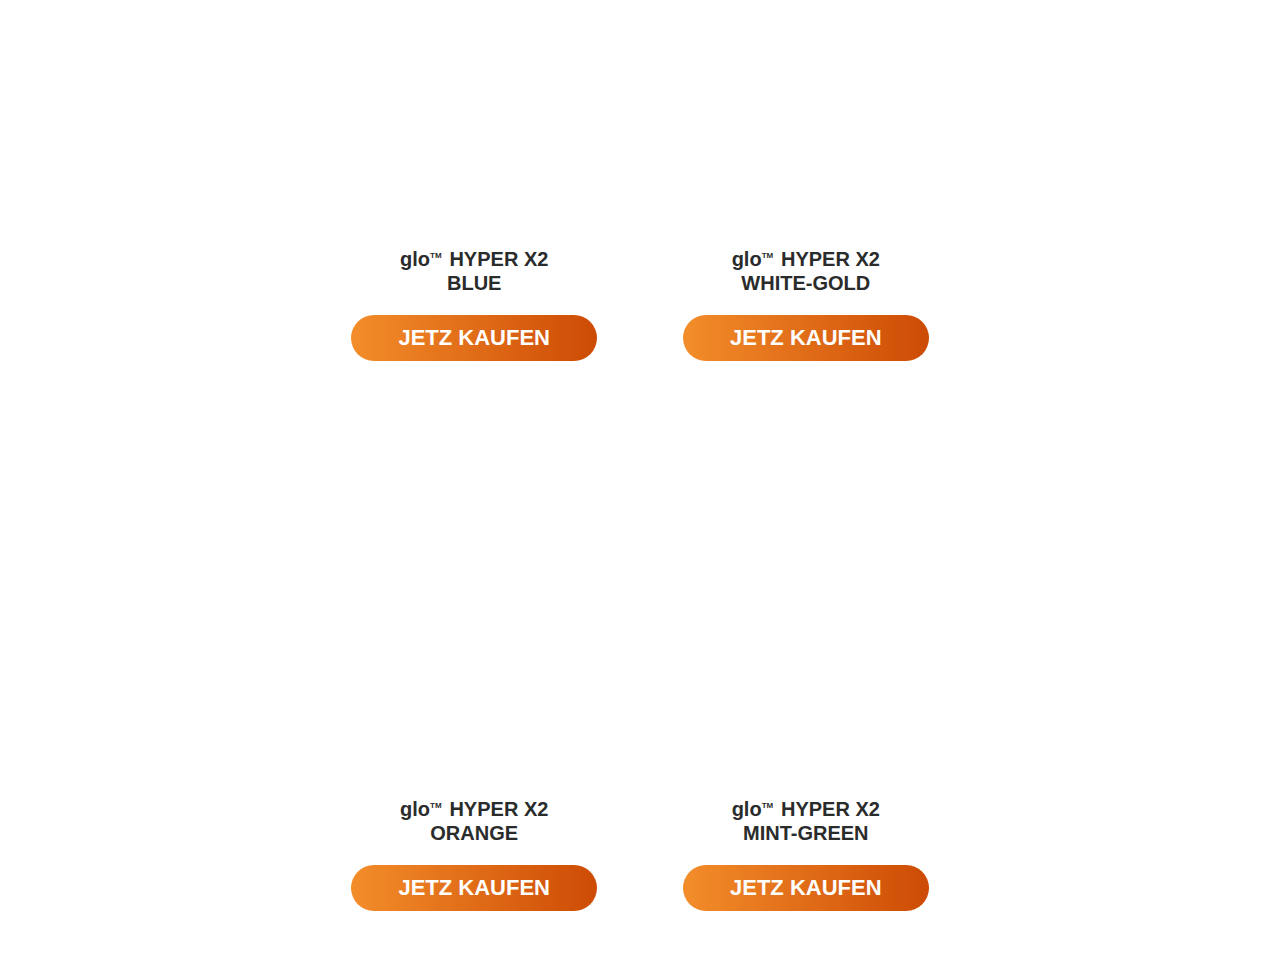
<file: production.html>
<!DOCTYPE html>
<html lang="de">
  <head>
    <meta charset="UTF-8" />
    <meta http-equiv="X-UA-Compatible" content="IE=edge" />
    <meta name="viewport" content="width=device-width, initial-scale=1.0" />
    <title>Glo Hyper X2</title>
    <link
      rel="stylesheet"
      href="https://cdn.jsdelivr.net/npm/swiper@8/swiper-bundle.min.css"
    />
    <style>
      /* Mont Bold */
      @font-face {
        font-family: 'MontBold';
        src: url('fonts/Mont-Bold/Mont-Bold.eot');
        src: url('fonts/Mont-Bold/Mont-Bold.eot?#iefix')
            format('embedded-opentype'),
          url('https://content-de-live-germany.prod.marketing.bat.net/static/version1671633025/frontend/BAT/divante-glo/de_DE/fonts/mont/Mont-Bold.woff2')
            format('woff2'),
          url('https://content-de-live-germany.prod.marketing.bat.net/static/version1671633025/frontend/BAT/divante-glo/de_DE/fonts/mont/Mont-Bold.woff2')
            format('woff');
        font-weight: 700;
        font-style: normal;
      }
      /* Mont Book */
      @font-face {
        font-family: 'MontBook';
        src: url('fonts/Mont-Book/Mont-Book.eot');
        src: url('fonts/Mont-Book/Mont-Book.eot?#iefix')
            format('embedded-opentype'),
          url('https://content-de-live-germany.prod.marketing.bat.net/static/version1671633025/frontend/BAT/divante-glo/de_DE/fonts/mont/Mont-Book.woff2')
            format('woff2'),
          url('https://content-de-live-germany.prod.marketing.bat.net/static/version1671633025/frontend/BAT/divante-glo/de_DE/fonts/mont/Mont-Book.woff')
            format('woff');
        font-weight: 400;
        font-style: normal;
      }
      /* Mont Heavy */
      @font-face {
        font-family: 'MontHeavy';
        src: url('fonts/Mont-Heavy/Mont-Heavy.eot');
        src: url('fonts/Mont-Heavy/Mont-Heavy.eot?#iefix')
            format('embedded-opentype'),
          url('https://content-de-live-germany.prod.marketing.bat.net/static/version1671633025/frontend/BAT/divante-glo/de_DE/fonts/mont/Mont-Heavy.woff2')
            format('woff2'),
          url('https://content-de-live-germany.prod.marketing.bat.net/static/version1671633025/frontend/BAT/divante-glo/de_DE/fonts/mont/Mont-Heavy.woff')
            format('woff');
        font-weight: 900;
        font-style: normal;
      }
      /* Mont Italic */
      @font-face {
        font-family: 'MontRegularItalic';
        src: url('fonts/Mont-RegularItalic/Mont-RegularItalic.eot');
        src: url('fonts/Mont-RegularItalic/Mont-RegularItalic.eot?#iefix')
            format('embedded-opentype'),
          url('https://content-de-live-germany.prod.marketing.bat.net/static/version1671633025/frontend/BAT/divante-glo/de_DE/fonts/mont/Mont-RegularItalic.woff2')
            format('woff2'),
          url('https://content-de-live-germany.prod.marketing.bat.net/static/version1671633025/frontend/BAT/divante-glo/de_DE/fonts/mont/Mont-RegularItalic.woff')
            format('woff');
        font-weight: 400;
        font-style: italic;
      }
      /* Mont Black Italic */
      @font-face {
        font-family: 'MontBlackItalic';
        src: url('fonts/Mont-BlackItalic/Mont-BlackItalic.eot');
        src: url('fonts/Mont-BlackItalic/Mont-BlackItalic.eot?#iefix')
            format('embedded-opentype'),
          url('https://content-de-live-germany.prod.marketing.bat.net/static/version1671633025/frontend/BAT/divante-glo/de_DE/fonts/mont/Mont-BlackItalic.woff2')
            format('woff2'),
          url('https://content-de-live-germany.prod.marketing.bat.net/static/version1671633025/frontend/BAT/divante-glo/de_DE/fonts/mont/Mont-BlackItalic.woff')
            format('woff');
        font-weight: 400;
        font-style: italic;
      }
      #glo-hyper-x2.glo-hyper-x2 .es-slider-parts__subtitle,
      #glo-hyper-x2.glo-hyper-x2 .es-design__description--red,
      #glo-hyper-x2.glo-hyper-x2 .es-slider-about__description--bold,
      #glo-hyper-x2.glo-hyper-x2 .button-primary {
        font-family: 'MontBold', Tahoma, Geneva, Verdana, sans-serif;
        font-weight: 700;
      }

      #glo-hyper-x2.glo-hyper-x2 .es-cross__title,
      #glo-hyper-x2.glo-hyper-x2 .es-slider-parts__title,
      #glo-hyper-x2.glo-hyper-x2 .es-promo__disclaimer,
      #glo-hyper-x2.glo-hyper-x2 .es-benefits__disclaimer,
      #glo-hyper-x2.glo-hyper-x2 .es-benefits__title span {
        font-family: 'MontRegularItalic', Tahoma, Geneva, Verdana, sans-serif;
        font-style: italic;
        font-weight: 400;
      }

      #glo-hyper-x2.glo-hyper-x2 .es-design__title,
      #glo-hyper-x2.glo-hyper-x2 .es-promo__item-title--bold,
      #glo-hyper-x2.glo-hyper-x2 .es-promo__title,
      #glo-hyper-x2.glo-hyper-x2 .es-slider-about__title,
      #glo-hyper-x2.glo-hyper-x2 .es-kv__subtitle,
      #glo-hyper-x2.glo-hyper-x2 .es-kv__title span,
      #glo-hyper-x2.glo-hyper-x2 .es-kv__title {
        font-family: 'MontBlackItalic', Tahoma, Geneva, Verdana, sans-serif;
        font-style: italic;
        font-weight: 700;
      }

      #glo-hyper-x2.glo-hyper-x2 .es-slider-parts__title strong,
      #glo-hyper-x2.glo-hyper-x2 .es-slider-parts__number,
      #glo-hyper-x2.glo-hyper-x2 .es-slider-about__item-title,
      #glo-hyper-x2.glo-hyper-x2 .es-benefits__list-item span,
      #glo-hyper-x2.glo-hyper-x2 .es-benefits__title,
      #glo-hyper-x2.glo-hyper-x2 .additional-description strong,
      #glo-hyper-x2.glo-hyper-x2 .es-title-small,
      #glo-hyper-x2.glo-hyper-x2 .es-title {
        font-family: 'MontHeavy', Tahoma, Geneva, Verdana, sans-serif;
        font-style: normal;
        font-weight: 900;
      }

      #glo-hyper-x2.glo-hyper-x2 .es-cross__img--desktop,
      #glo-hyper-x2.glo-hyper-x2 .es-cross__img,
      #glo-hyper-x2.glo-hyper-x2 .es-slider-parts__image,
      #glo-hyper-x2.glo-hyper-x2 .es-slider-parts__bg,
      #glo-hyper-x2.glo-hyper-x2 .es-design__image,
      #glo-hyper-x2.glo-hyper-x2 .es-promo__image,
      #glo-hyper-x2.glo-hyper-x2 .es-slider-about__item-img,
      #glo-hyper-x2.glo-hyper-x2 .es-slider-about__image,
      #glo-hyper-x2.glo-hyper-x2 .es-benefits__pack-img,
      #glo-hyper-x2.glo-hyper-x2 .es-kv__bg,
      #glo-hyper-x2.glo-hyper-x2 .es-kv__footer,
      #glo-hyper-x2.glo-hyper-x2 .es-kv__title-img,
      #glo-hyper-x2.glo-hyper-x2 .es-kv__img {
        max-width: 100%;
        display: block;
        margin: 0 auto;
      }

      #glo-hyper-x2.glo-hyper-x2 {
        font-family: 'Mont', Tahoma, Geneva, Verdana, sans-serif;
        font-size: 17.5px;
        font-weight: 400;
        line-height: 1.2;
        max-width: 1300px;
        min-width: 320px;
        margin: 0 auto;
        padding: 0;
        overflow: hidden;
        color: #2a2c2c;
        background: #fff;
      }
      #glo-hyper-x2.glo-hyper-x2 h2,
      #glo-hyper-x2.glo-hyper-x2 h3,
      #glo-hyper-x2.glo-hyper-x2 h4,
      #glo-hyper-x2.glo-hyper-x2 h5 {
        font-family: 'MontBook', Tahoma, Geneva, Verdana, sans-serif;
        color: #2a2c2c;
      }
      #glo-hyper-x2.glo-hyper-x2 * {
        box-sizing: border-box;
      }
      #glo-hyper-x2.glo-hyper-x2 a {
        color: #fff;
        text-decoration: none;
      }
      #glo-hyper-x2.glo-hyper-x2 button {
        border: none;
        background: none;
        cursor: pointer;
      }
      #glo-hyper-x2.glo-hyper-x2 sup {
        font-family: 'MontHeavy', Tahoma, Geneva, Verdana, sans-serif;
        vertical-align: top;
        font-size: 0.4em;
        vertical-align: super;
        font-weight: 900;
        font-style: normal;
      }
      #glo-hyper-x2.glo-hyper-x2 img {
        max-height: none;
      }
      #glo-hyper-x2.glo-hyper-x2 .es-title {
        font-style: normal;
        text-transform: uppercase;
      }
      #glo-hyper-x2.glo-hyper-x2 .es-title-small {
        font-style: normal;
        text-transform: lowercase;
      }
      #glo-hyper-x2.glo-hyper-x2 .primary-link {
        color: #fff;
      }
      #glo-hyper-x2.glo-hyper-x2 .additional {
        display: flex;
        flex-direction: column;
        align-items: center;
        justify-content: center;
        margin-bottom: 50px;
      }
      #glo-hyper-x2.glo-hyper-x2 .additional-description {
        display: block;
        margin: 0 auto;
        margin-bottom: 25px;
        max-width: 232px;
        font-size: 13px;
        text-align: center;
      }
      #glo-hyper-x2.glo-hyper-x2 .additional-description strong {
        text-transform: uppercase;
      }
      #glo-hyper-x2.glo-hyper-x2 .button-primary {
        padding: 10px 50px;
        border-radius: 35px;
        font-size: 14px;
        text-transform: uppercase;
        background: rgb(243, 141, 42);
        background: linear-gradient(
          90deg,
          rgb(243, 141, 42) 0%,
          rgb(205, 75, 5) 100%
        );
      }
      #glo-hyper-x2.glo-hyper-x2 .es-container {
        padding: 0 25px;
      }
      #glo-hyper-x2.glo-hyper-x2 .es-kv {
        position: relative;
        min-height: 200px;
        margin-bottom: 30px;
      }
      #glo-hyper-x2.glo-hyper-x2 .es-kv__header {
        display: flex;
        align-items: center;
        padding-top: 20px;
      }
      #glo-hyper-x2.glo-hyper-x2 .es-kv__logo {
        position: relative;
        top: -12px;
        left: 2%;
        max-width: 40px;
      }
      #glo-hyper-x2.glo-hyper-x2 .es-kv__img--desktop {
        display: none;
      }
      #glo-hyper-x2.glo-hyper-x2 .es-kv__title-img {
        display: none;
        position: relative;
        top: -12px;
        right: 3%;
        margin-right: 0;
        max-width: 85px;
      }
      #glo-hyper-x2.glo-hyper-x2 .es-kv__container {
        width: 230px;
        margin-left: 22px;
        position: relative;
        z-index: 1;
      }
      #glo-hyper-x2.glo-hyper-x2 .es-kv__title {
        margin-bottom: 0;
        line-height: 0.9;
        font-size: 22px;
        color: #fff;
      }
      #glo-hyper-x2.glo-hyper-x2 .es-kv__title span {
        display: block;
        text-align: center;
      }
      #glo-hyper-x2.glo-hyper-x2 .es-kv__subtitle {
        font-style: italic;
        font-size: 10.8px;
        color: #fff;
      }
      #glo-hyper-x2.glo-hyper-x2 .es-kv__footer {
        max-width: 125px;
        margin-right: 0;
        position: relative;
        bottom: -36px;
        right: 2%;
      }
      #glo-hyper-x2.glo-hyper-x2 .es-kv__packshot {
        min-width: 143px;
        margin-left: 9.5%;
      }
      #glo-hyper-x2.glo-hyper-x2 .es-kv__img {
        max-width: 100%;
        margin-right: 0;
      }
      #glo-hyper-x2.glo-hyper-x2 .es-kv__bg {
        position: absolute;
        max-width: 79%;
      }
      #glo-hyper-x2.glo-hyper-x2 .es-kv__bg--desktop {
        display: none;
      }
      #glo-hyper-x2.glo-hyper-x2 .es-kv__packshot--desktop {
        display: none;
      }
      #glo-hyper-x2.glo-hyper-x2 .es-benefits__container {
        background: url('https://estorelabs.github.io/RC---220831-BAT-02-X2-DE-GENERIC/img/benefits-bg.png')
          left 80px / contain no-repeat;
      }
      #glo-hyper-x2.glo-hyper-x2 .es-benefits__title {
        margin-bottom: 30px;
        font-size: 16px;
        text-align: center;
      }
      #glo-hyper-x2.glo-hyper-x2 .es-benefits__title span {
        text-transform: uppercase;
      }
      #glo-hyper-x2.glo-hyper-x2 .es-benefits__list {
        padding: 0;
        padding-left: 15px;
        margin-bottom: 30px;
        list-style-type: none;
      }
      #glo-hyper-x2.glo-hyper-x2 .es-benefits__list-item {
        display: flex;
        align-items: center;
        margin-bottom: 20px;
      }
      #glo-hyper-x2.glo-hyper-x2 .es-benefits__list-item span {
        font-style: italic;
        font-size: 14px;
        text-transform: uppercase;
      }
      #glo-hyper-x2.glo-hyper-x2 .es-benefits__upper {
        font-size: 0.6em;
        margin-left: 3px;
      }
      #glo-hyper-x2.glo-hyper-x2 .es-benefits__list-icon {
        margin-right: 10px;
        max-width: 35px;
      }
      #glo-hyper-x2.glo-hyper-x2 .es-benefits__disclaimer {
        padding: 0 15px;
        font-size: 7px;
      }
      #glo-hyper-x2.glo-hyper-x2 .es-benefits__pack-img {
        display: none;
      }
      #glo-hyper-x2.glo-hyper-x2 .es-benefits__pack-img--desktop {
        display: none;
      }
      #glo-hyper-x2.glo-hyper-x2 .es-slider-about__container {
        display: flex;
        position: relative;
      }
      #glo-hyper-x2.glo-hyper-x2 .es-slider-about__title {
        padding-left: 10px;
        /* margin-top: 44px; */
        margin-bottom: 20px;
        line-height: 0.9;
        font-style: italic;
        font-size: 20px;
        text-transform: uppercase;
      }
      #glo-hyper-x2.glo-hyper-x2 .es-slider-about__title--third,
      #glo-hyper-x2.glo-hyper-x2 .es-slider-about__title--fourth {
        font-size: 15px;
      }
      #glo-hyper-x2.glo-hyper-x2 .es-slider-about__description {
        padding-left: 10px;
        margin-bottom: 20px;
        max-width: 242px;
        font-size: 11px;
      }
      #glo-hyper-x2.glo-hyper-x2 .es-slider-about__description--fifth {
        max-width: 171px;
      }
      #glo-hyper-x2.glo-hyper-x2 .es-slider-about__image {
        height: 200px;
      }
      #glo-hyper-x2.glo-hyper-x2 .es-slider-about__image-desktop {
        display: none;
      }
      #glo-hyper-x2.glo-hyper-x2 .es-slider-about__image--first {
        height: 222px;
        /* max-height: none !important; */
        position: absolute;
        right: 0;
        top: 65px;
      }
      #glo-hyper-x2.glo-hyper-x2 .es-slider-about__image--second {
        height: 278px;
        position: absolute;
        right: 7px;
        top: 46px;
      }
      #glo-hyper-x2.glo-hyper-x2 .es-slider-about__image--third {
        height: 236px;
        position: absolute;
        right: -12px;
        top: 10px;
      }
      #glo-hyper-x2.glo-hyper-x2 .es-slider-about__image--fourth {
        height: 378px;
        position: absolute;
        right: 4px;
        top: 40px;
      }
      #glo-hyper-x2.glo-hyper-x2 .es-slider-about__image--fifth {
        height: 300px;
        position: absolute;
        right: 0px;
        top: 63px;
      }
      #glo-hyper-x2.glo-hyper-x2 .es-slider-about__list {
        margin-top: 75px;
        padding: 0;
        padding-left: 10px;
        list-style-type: none;
      }
      #glo-hyper-x2.glo-hyper-x2 .es-slider-about__item {
        display: flex;
        align-items: center;
        margin-bottom: 10px;
      }
      #glo-hyper-x2.glo-hyper-x2 .es-slider-about__item-img {
        margin: 0;
        margin-right: 10px;
        width: 30px;
      }
      #glo-hyper-x2.glo-hyper-x2 .es-slider-about__item-img--desktop {
        display: none;
      }
      #glo-hyper-x2.glo-hyper-x2 .es-slider-about__item-title {
        margin-top: 0;
        margin-bottom: 0;
        font-size: 12px;
        font-style: italic;
        text-transform: uppercase;
      }

      #glo-hyper-x2.glo-hyper-x2 .es-slider-about__inner--third {
        position: relative;
        width: 216px;
        padding-left: 15px;
        margin-top: 80px;
        z-index: 1;
      }
      #glo-hyper-x2.glo-hyper-x2 .es-slider-about__inner--fourth {
        position: relative;
        width: 216px;
        padding-left: 15px;
        margin-top: 55px;
        z-index: 1;
      }
      #glo-hyper-x2.glo-hyper-x2 .es-slider-about__inner--fifth {
        position: relative;
        width: 202px;
        padding-left: 15px;
        margin-top: 55px;
        z-index: 1;
      }
      #glo-hyper-x2.glo-hyper-x2 .es-promo {
        background-color: #f6f6f6;
      }
      #glo-hyper-x2.glo-hyper-x2 .es-promo__container {
        padding-left: 5px;
        padding-right: 5px;
      }
      #glo-hyper-x2.glo-hyper-x2 .es-promo__title {
        font-style: italic;
        max-width: 185px;
        font-size: 25px;
        text-transform: uppercase;
        margin-bottom: 15px;
      }
      #glo-hyper-x2.glo-hyper-x2 .es-promo__description {
        font-size: 15px;
      }
      #glo-hyper-x2.glo-hyper-x2 .es-promo__disclaimer {
        font-size: 7px;
      }
      #glo-hyper-x2.glo-hyper-x2 .es-promo__list {
        display: flex;
        position: relative;
        z-index: 3;
        flex-direction: row;
        flex-wrap: wrap;
        max-width: 440px;
        padding-left: 0;
        padding-bottom: 30px;
        gap: 5px 14px;
      }
      #glo-hyper-x2.glo-hyper-x2 .es-promo__list--desktop {
        display: none;
        position: relative;
        z-index: 3;
      }
      #glo-hyper-x2.glo-hyper-x2 .es-promo__item {
        display: flex;
        align-items: center;
        max-width: 145px;
      }
      #glo-hyper-x2.glo-hyper-x2 .es-promo__item--first {
        order: 1;
      }
      #glo-hyper-x2.glo-hyper-x2 .es-promo__item--second {
        order: 3;
      }
      #glo-hyper-x2.glo-hyper-x2 .es-promo__item--third {
        order: 5;
      }
      #glo-hyper-x2.glo-hyper-x2 .es-promo__item--fourth {
        order: 2;
      }
      #glo-hyper-x2.glo-hyper-x2 .es-promo__item--fifth {
        order: 4;
      }
      #glo-hyper-x2.glo-hyper-x2 .es-promo__item--sixth {
        order: 6;
        margin-top: 10px;
        padding: 2px 13px;
        border: 3px solid black;
        border-radius: 35px;
      }
      #glo-hyper-x2.glo-hyper-x2 .es-promo__item-image {
        width: 25px;
        margin-right: 5px;
      }
      #glo-hyper-x2.glo-hyper-x2 .es-promo__item-title {
        margin: 0;
        font-size: 10px;
      }
      #glo-hyper-x2.glo-hyper-x2 .es-promo__item-title--normal {
        text-align: center;
        font-size: 8px;
      }
      #glo-hyper-x2.glo-hyper-x2 .es-promo__item-title--bold {
        font-size: 10px;
        text-transform: uppercase;
      }
      #glo-hyper-x2.glo-hyper-x2 .es-design__pack-wrapper {
        display: flex;
        position: relative;
        height: 245px;
      }
      #glo-hyper-x2.glo-hyper-x2 .es-design__pack-wrapper--second {
        flex-direction: row-reverse;
        margin-top: -65px;
      }
      #glo-hyper-x2.glo-hyper-x2 .es-design__group {
        padding-left: 15px;
      }
      #glo-hyper-x2.glo-hyper-x2 .es-design__title {
        font-size: 22px;
        margin-bottom: 5px;
      }
      #glo-hyper-x2.glo-hyper-x2 .es-design__description {
        position: relative;
        margin: 0;
        max-width: 189px;
        font-size: 14px;
        z-index: 1;
      }
      #glo-hyper-x2.glo-hyper-x2 .es-design__description--second {
        margin-top: 40px;
        max-width: 170px;
      }
      #glo-hyper-x2.glo-hyper-x2 .es-design__description--red {
        color: #e5451c;
      }
      #glo-hyper-x2.glo-hyper-x2 .es-design__image {
        position: absolute;
      }
      #glo-hyper-x2.glo-hyper-x2 .es-design__image--desktop {
        display: none;
      }
      #glo-hyper-x2.glo-hyper-x2 .es-design__image--first {
        right: -29px;
        max-width: 108%;
      }
      #glo-hyper-x2.glo-hyper-x2 .es-design__image--second {
        left: 0;
        max-width: 48%;
      }
      #glo-hyper-x2.glo-hyper-x2 .es-slider-parts {
        position: relative;
        margin-bottom: 30px;
      }
      #glo-hyper-x2.glo-hyper-x2 .es-slider-parts__bg {
        position: absolute;
        top: -512px;
        right: -157px;
      }
      #glo-hyper-x2.glo-hyper-x2 .es-slider-parts__bg--desktop {
        display: none;
      }
      #glo-hyper-x2.glo-hyper-x2 .es-slider-parts__slider {
        position: relative;
        z-index: 1;
      }
      #glo-hyper-x2.glo-hyper-x2 .es-slider-parts__container {
        display: flex;
        align-items: center;
        justify-content: space-between;
      }
      #glo-hyper-x2.glo-hyper-x2 .es-slider-parts__group {
        display: flex;
        align-items: center;
        gap: 10px;
        padding-left: 10px;
      }
      #glo-hyper-x2.glo-hyper-x2 .es-slider-parts__number {
        margin: 0;
        font-size: 50px;
        color: #e5451c;
      }
      #glo-hyper-x2.glo-hyper-x2 .es-slider-parts__title {
        font-size: 15px;
      }
      #glo-hyper-x2.glo-hyper-x2 .es-slider-parts__subtitle {
        margin-bottom: 5px;
        padding-left: 20px;
        font-style: italic;
        font-size: 15px;
      }
      #glo-hyper-x2.glo-hyper-x2 .es-slider-parts__description {
        margin: 0;
        padding-left: 20px;
        max-width: 212px;
        font-size: 12px;
      }
      #glo-hyper-x2.glo-hyper-x2 .es-slider-parts__image {
        padding-top: 10px;
        height: 150px;
      }
      #glo-hyper-x2.glo-hyper-x2 .es-slider-parts__image--desktop {
        display: none;
      }
      #glo-hyper-x2.glo-hyper-x2 .es-cross {
        margin-bottom: 50px;
      }
      #glo-hyper-x2.glo-hyper-x2 .es-cross__img {
        margin-bottom: 50px;
      }
      #glo-hyper-x2.glo-hyper-x2 .es-cross__img--desktop {
        display: none;
        -o-object-fit: cover;
        object-fit: cover;
      }
      #glo-hyper-x2.glo-hyper-x2 .es-cross__title {
        margin: 0 auto;
        margin-bottom: 40px;
        max-width: 175px;
        font-size: 17.5px;
        text-align: center;
        text-transform: uppercase;
      }
      #glo-hyper-x2.glo-hyper-x2 .es-cross__container {
        display: flex;
        flex-wrap: wrap;
        justify-content: center;
        align-items: center;
        gap: 25px;
      }
      #glo-hyper-x2.glo-hyper-x2 .es-cross__card {
        display: flex;
        flex-direction: column;
        justify-content: center;
        align-items: center;
      }
      #glo-hyper-x2.glo-hyper-x2 .es-cross__card-image {
        height: 192px;
      }
      #glo-hyper-x2.glo-hyper-x2 .es-cross__card-title {
        width: 127px;
        font-size: 15px;
        text-align: center;
      }
      #glo-hyper-x2.glo-hyper-x2 .es-cross__button {
        padding: 10px 25px;
      }

      .swiper-slide {
        height: 230px !important;
      }

      @media screen and (min-width: 320px) {
        #glo-hyper-x2.glo-hyper-x2 .es-kv__content {
          margin-left: 10px;
        }
      }

      @media screen and (min-width: 360px) {
        #glo-hyper-x2.glo-hyper-x2 .es-slider-about__description {
          position: relative;
          max-width: 250px;
          font-size: 12px;
          z-index: 10;
        }

        #glo-hyper-x2.glo-hyper-x2 .es-promo__item-title {
          font-size: 11px;
        }

        #glo-hyper-x2.glo-hyper-x2 .es-promo__item {
          max-width: 155px;
        }

        #glo-hyper-x2.glo-hyper-x2 .es-slider-about__image--first {
          /* max-height: none !important; */
          right: 20px;
        }
      }
      @media screen and (min-width: 375px) {
        #glo-hyper-x2.glo-hyper-x2 .es-kv {
          margin-bottom: 100px;
        }
        #glo-hyper-x2.glo-hyper-x2 .es-kv__container {
          margin-left: 14%;
        }
        #glo-hyper-x2.glo-hyper-x2 .es-kv__footer {
          bottom: -70px;
        }

        #glo-hyper-x2.glo-hyper-x2 .es-design__pack-wrapper--second {
          margin-top: 70px;
        }
      }
      @media screen and (min-width: 426px) {
        #glo-hyper-x2.glo-hyper-x2 .es-kv {
          margin-bottom: 150px;
        }
        #glo-hyper-x2.glo-hyper-x2 .es-kv__footer {
          bottom: -125px;
        }
        #glo-hyper-x2.glo-hyper-x2 .es-design__container {
          margin-bottom: 100px;
        }

        #glo-hyper-x2.glo-hyper-x2 .es-design__description {
          max-width: 220px;
          font-size: 16px;
        }
      }
      @media screen and (min-width: 468px) {
        #glo-hyper-x2.glo-hyper-x2 .es-kv__title {
          font-size: 25px;
        }
        #glo-hyper-x2.glo-hyper-x2 .es-cross__container {
          gap: 60px;
        }
        #glo-hyper-x2.glo-hyper-x2 .es-slider-about__title {
          font-size: 22px;
        }
        #glo-hyper-x2.glo-hyper-x2 .es-slider-about__image {
          height: 245px;
        }
        #glo-hyper-x2.glo-hyper-x2 .es-slider-about__image--second {
          height: 400px;
        }
        #glo-hyper-x2.glo-hyper-x2 .es-slider-about__image--third {
          height: 350px;
        }
        #glo-hyper-x2.glo-hyper-x2 .es-slider-about__image--fourth {
          height: 378px;
        }
        #glo-hyper-x2.glo-hyper-x2 .es-slider-about__inner,
        #glo-hyper-x2.glo-hyper-x2 .es-slider-about__description {
          width: 275px;
          font-size: 11px;
        }
        #glo-hyper-x2.glo-hyper-x2 .es-slider-about__list {
          padding-left: 20px;
          margin-top: 100px;
        }
        #glo-hyper-x2.glo-hyper-x2 .es-slider-about__item-title {
          font-size: 16px;
        }
        #glo-hyper-x2.glo-hyper-x2 .es-slider-parts__container {
          padding: 20px;
        }
        #glo-hyper-x2.glo-hyper-x2 .es-slider-parts__number {
          font-size: 70px;
        }
        #glo-hyper-x2.glo-hyper-x2 .es-slider-parts__title {
          font-size: 18px;
        }
        #glo-hyper-x2.glo-hyper-x2 .es-slider-parts__subtitle {
          font-size: 16px;
        }
        #glo-hyper-x2.glo-hyper-x2 .es-slider-parts__description {
          font-size: 12px;
        }
        #glo-hyper-x2.glo-hyper-x2 .es-slider-parts__image {
          height: 190px;
        }
      }
      @media screen and (min-width: 500px) {
        .swiper-slide {
          height: 100% !important;
        }
        #glo-hyper-x2.glo-hyper-x2 .es-kv__container {
          width: 250px;
        }
        #glo-hyper-x2.glo-hyper-x2 .es-kv__title {
          font-size: 26px;
        }
        #glo-hyper-x2.glo-hyper-x2 .es-slider-about__title {
          font-size: 30px;
        }
        #glo-hyper-x2.glo-hyper-x2 .es-slider-about__image {
          height: 380px;
        }
        #glo-hyper-x2.glo-hyper-x2 .es-slider-about__image--second {
          height: 450px;
        }
        #glo-hyper-x2.glo-hyper-x2 .es-slider-about__image--fourth {
          height: 629px;
        }
        #glo-hyper-x2.glo-hyper-x2 .es-slider-about__inner,
        #glo-hyper-x2.glo-hyper-x2 .es-slider-about__description {
          width: 330px;
          max-width: none;
          font-size: 14px;
        }
        #glo-hyper-x2.glo-hyper-x2 .es-slider-about__inner--fourth,
        #glo-hyper-x2.glo-hyper-x2 .es-slider-about__description--fourth {
          width: 370px;
        }
        #glo-hyper-x2.glo-hyper-x2 .es-slider-about__title--fourth {
          width: 370px;
        }
        #glo-hyper-x2.glo-hyper-x2 .es-slider-parts__image {
          height: 200px;
        }
      }
      @media screen and (min-width: 530px) {
        #glo-hyper-x2.glo-hyper-x2 .es-cross__container {
          gap: 110px;
        }
        #glo-hyper-x2.glo-hyper-x2 .es-design__pack-wrapper--second {
          margin-top: 100px;
        }
        #glo-hyper-x2.glo-hyper-x2 .es-design__description {
          max-width: 250px;
          font-size: 18px;
        }
        #glo-hyper-x2.glo-hyper-x2 .es-design__image--first {
          right: -51px;
        }
      }
      @media screen and (min-width: 576px) {
        #glo-hyper-x2.glo-hyper-x2 .es-kv {
          margin-bottom: 200px;
        }
        #glo-hyper-x2.glo-hyper-x2 .es-kv__container {
          width: 300px;
        }
        #glo-hyper-x2.glo-hyper-x2 .es-kv__title {
          font-size: 26px;
        }
        #glo-hyper-x2.glo-hyper-x2 .es-slider-parts__container {
          padding: 20px;
        }
        #glo-hyper-x2.glo-hyper-x2 .es-slider-parts__number {
          font-size: 90px;
        }
        #glo-hyper-x2.glo-hyper-x2 .es-slider-parts__title {
          font-size: 20px;
        }
        #glo-hyper-x2.glo-hyper-x2 .es-slider-parts__subtitle {
          margin-top: 0;
          padding-left: 30px;
          font-size: 18px;
        }
        #glo-hyper-x2.glo-hyper-x2 .es-slider-parts__description {
          max-width: 300px;
          padding-left: 30px;
          font-size: 15px;
        }
        #glo-hyper-x2.glo-hyper-x2 .es-slider-parts__image {
          height: 220px;
        }
      }
      @media screen and (min-width: 650px) {
        #glo-hyper-x2.glo-hyper-x2 .es-cross__container {
          gap: 130px;
        }
        #glo-hyper-x2.glo-hyper-x2 .es-design__image--first {
          right: -70px;
        }
        #glo-hyper-x2.glo-hyper-x2 .es-design__group {
          padding-top: 100px;
          padding-left: 50px;
        }
        #glo-hyper-x2.glo-hyper-x2 .es-design__container {
          margin-bottom: 175px;
        }
        #glo-hyper-x2.glo-hyper-x2 .es-design__pack-wrapper--second {
          margin-top: 150px;
        }
        #glo-hyper-x2.glo-hyper-x2 .es-design__description {
          max-width: 300px;
          font-size: 20px;
        }
        #glo-hyper-x2.glo-hyper-x2 .es-slider-parts {
          padding-top: 100px;
        }
      }
      @media screen and (min-width: 700px) {
        #glo-hyper-x2.glo-hyper-x2 .es-kv__logo {
          width: 160px;
          max-width: none;
        }
        #glo-hyper-x2.glo-hyper-x2 .es-kv__title-img {
          width: 130px;
          max-width: none;
        }
        #glo-hyper-x2.glo-hyper-x2 .es-kv__footer {
          width: 150px;
          bottom: -60px;
          max-width: none;
        }
        #glo-hyper-x2.glo-hyper-x2 .es-kv__img {
          margin-left: 10px;
        }
        #glo-hyper-x2.glo-hyper-x2 .es-kv__container {
          margin-top: 125px;
          width: 400px;
        }
        #glo-hyper-x2.glo-hyper-x2 .es-kv__title br {
          display: none;
        }
        #glo-hyper-x2.glo-hyper-x2 .es-kv__title span {
          display: inline;
        }
        #glo-hyper-x2.glo-hyper-x2 .es-info__title,
        #glo-hyper-x2.glo-hyper-x2 .es-benefits__title,
        #glo-hyper-x2.glo-hyper-x2 .es-design__title,
        #glo-hyper-x2.glo-hyper-x2 .es-components__title,
        #glo-hyper-x2.glo-hyper-x2 .es-cross__title {
          font-size: 26px;
        }
        #glo-hyper-x2.glo-hyper-x2 .es-benefits__container {
          background: none;
          margin-bottom: 50px;
        }
        #glo-hyper-x2.glo-hyper-x2 .es-benefits__title {
          margin-bottom: 50px;
          font-size: 26px;
        }
        #glo-hyper-x2.glo-hyper-x2 .es-benefits__inner {
          display: flex;
        }
        #glo-hyper-x2.glo-hyper-x2 .es-benefits__pack-img {
          display: block;
          width: auto;
          width: 50%;
        }
        #glo-hyper-x2.glo-hyper-x2 .es-benefits__group {
          margin-top: -40px;
          flex: 50%;
        }
        #glo-hyper-x2.glo-hyper-x2 .es-benefits__list-item {
          margin-bottom: 40px;
        }
        #glo-hyper-x2.glo-hyper-x2 .es-benefits__list-item span {
          font-size: 20px;
        }
        #glo-hyper-x2.glo-hyper-x2 .es-benefits__disclaimer {
          font-size: 12px;
        }
        #glo-hyper-x2.glo-hyper-x2 .es-cross__title {
          margin-top: 40px;
          max-width: 80%;
        }
        #glo-hyper-x2.glo-hyper-x2 .es-cross__container {
          gap: 20px;
        }
        #glo-hyper-x2.glo-hyper-x2 .es-slider-about__inner {
          width: 350px;
          padding-left: 60px;
        }
        #glo-hyper-x2.glo-hyper-x2 .es-slider-about__inner--third {
          margin-top: 120px;
        }
        #glo-hyper-x2.glo-hyper-x2 .es-slider-about__list {
          padding-left: 60px;
        }
        #glo-hyper-x2.glo-hyper-x2 .es-slider-about__item {
          margin-bottom: 20px;
        }
        #glo-hyper-x2.glo-hyper-x2 .es-slider-about__item-img {
          width: auto;
        }
        #glo-hyper-x2.glo-hyper-x2 .es-slider-about__item-title {
          font-size: 20px;
        }
        #glo-hyper-x2.glo-hyper-x2 .es-slider-about__image {
          display: none;
        }
        #glo-hyper-x2.glo-hyper-x2 .es-slider-about__image--second {
          height: 550px;
        }
        #glo-hyper-x2.glo-hyper-x2 .es-slider-about__image--third {
          height: 400px;
        }
        #glo-hyper-x2.glo-hyper-x2 .es-slider-about__image--fifth {
          height: 600px;
        }
        #glo-hyper-x2.glo-hyper-x2 .es-slider-about__image-desktop {
          display: block;
        }
      }
      @media screen and (min-width: 768px) {
        #glo-hyper-x2.glo-hyper-x2 .es-kv__header {
          padding-top: 40px;
        }
        #glo-hyper-x2.glo-hyper-x2 .es-kv__title {
          margin-bottom: 10px;
        }
        #glo-hyper-x2.glo-hyper-x2 .es-kv__subtitle {
          display: block;
          text-align: center;
          font-size: 14px;
        }
        #glo-hyper-x2.glo-hyper-x2 .es-kv__bg {
          display: none;
        }
        #glo-hyper-x2.glo-hyper-x2 .es-kv__bg--desktop {
          position: absolute;
          display: block;
          max-width: 70%;
          max-height: none;
        }
        #glo-hyper-x2.glo-hyper-x2 .es-kv__packshot--desktop {
          position: absolute;
          display: block;
          right: 22%;
          top: 10%;
          max-width: 40%;
        }
        #glo-hyper-x2.glo-hyper-x2 .es-cross__img {
          display: none;
        }
        #glo-hyper-x2.glo-hyper-x2 .es-cross__img--desktop {
          display: block;
        }
        #glo-hyper-x2.glo-hyper-x2 .es-benefits__inner {
          margin-bottom: 50px;
        }
        #glo-hyper-x2.glo-hyper-x2 .es-benefits__disclaimer {
          font-size: 15px;
        }
        #glo-hyper-x2.glo-hyper-x2 .es-promo__wrapper {
          display: flex;
          gap: 20px;
        }
        #glo-hyper-x2.glo-hyper-x2 .es-promo__container {
          display: flex;
          flex-direction: column;
          justify-content: center;
        }
        #glo-hyper-x2.glo-hyper-x2 .es-promo__title {
          margin-top: 0;
        }
        #glo-hyper-x2.glo-hyper-x2 .es-promo__item {
          gap: 10px;
        }
        #glo-hyper-x2.glo-hyper-x2 .es-promo__image {
          width: 400px;
        }
        #glo-hyper-x2.glo-hyper-x2 .es-promo__description {
          max-width: 380px;
        }
        #glo-hyper-x2.glo-hyper-x2 .es-promo__list {
          gap: 5px 30px;
        }
        #glo-hyper-x2.glo-hyper-x2 .es-design__container {
          margin-bottom: 300px;
        }
        #glo-hyper-x2.glo-hyper-x2 .es-design__title {
          font-size: 35px;
        }
        #glo-hyper-x2.glo-hyper-x2 .es-design__description {
          max-width: 418px;
          font-size: 25px;
        }
        #glo-hyper-x2.glo-hyper-x2 .es-slider-parts__number {
          font-size: 130px;
        }
        #glo-hyper-x2.glo-hyper-x2 .es-slider-parts__title {
          font-size: 30px;
        }
        #glo-hyper-x2.glo-hyper-x2 .es-slider-parts__subtitle {
          font-size: 25px;
        }
        #glo-hyper-x2.glo-hyper-x2 .es-slider-parts__description {
          max-width: 390px;
          font-size: 18px;
        }
        #glo-hyper-x2.glo-hyper-x2 .es-slider-parts__image {
          display: none;
        }
        #glo-hyper-x2.glo-hyper-x2 .es-slider-parts__image--desktop {
          display: block;
          height: 300px;
        }
      }
      @media screen and (min-width: 900px) {
        #glo-hyper-x2.glo-hyper-x2 .es-kv {
          margin-bottom: 260px;
        }
        #glo-hyper-x2.glo-hyper-x2 .es-kv__container {
          width: 500px;
        }
        #glo-hyper-x2.glo-hyper-x2 .es-kv__title {
          font-size: 30px;
        }
        #glo-hyper-x2.glo-hyper-x2 .es-benefits__title {
          font-size: 30px;
          margin-bottom: 100px;
        }
        #glo-hyper-x2.glo-hyper-x2 .es-benefits__list-item {
          margin-bottom: 50px;
        }
        #glo-hyper-x2.glo-hyper-x2 .es-benefits__list-item span {
          font-size: 22px;
        }
        #glo-hyper-x2.glo-hyper-x2 .es-benefits__list-icon {
          max-width: 65px;
        }
        #glo-hyper-x2.glo-hyper-x2 .es-benefits__disclaimer {
          font-size: 18px;
        }
        #glo-hyper-x2.glo-hyper-x2 .es-slider-about__description {
          width: 450px;
          font-size: 20px;
        }
        #glo-hyper-x2.glo-hyper-x2 .es-slider-about__inner {
          width: 450px;
          padding-left: 100px;
        }
        #glo-hyper-x2.glo-hyper-x2 .es-slider-about__inner--third {
          margin-top: 140px;
        }
        #glo-hyper-x2.glo-hyper-x2 .es-slider-about__list {
          padding-left: 100px;
        }
        #glo-hyper-x2.glo-hyper-x2 .es-slider-about__item {
          margin-bottom: 20px;
        }
        #glo-hyper-x2.glo-hyper-x2 .es-slider-about__item-img {
          margin-right: 30px;
          width: auto;
        }
        #glo-hyper-x2.glo-hyper-x2 .es-slider-about__item-title {
          font-size: 24px;
        }
        #glo-hyper-x2.glo-hyper-x2 .es-slider-about__item-img {
          display: none;
        }
        #glo-hyper-x2.glo-hyper-x2 .es-slider-about__item-img--desktop {
          display: block;
        }
        #glo-hyper-x2.glo-hyper-x2 .es-slider-about__image {
          display: none;
        }
        #glo-hyper-x2.glo-hyper-x2 .es-slider-about__image--first {
          height: 450px;
        }
        #glo-hyper-x2.glo-hyper-x2 .es-slider-about__image--second {
          height: 600px;
        }
        #glo-hyper-x2.glo-hyper-x2 .es-slider-about__image--third {
          height: 483px;
        }
        #glo-hyper-x2.glo-hyper-x2 .es-slider-about__image--fourth {
          height: 900px;
        }
        #glo-hyper-x2.glo-hyper-x2 .es-slider-about__image--fifth {
          height: 650px;
        }
        #glo-hyper-x2.glo-hyper-x2 .es-slider-about__image-desktop {
          display: block;
        }
        #glo-hyper-x2.glo-hyper-x2 .es-promo__list {
          gap: 5px 70px;
        }
        #glo-hyper-x2.glo-hyper-x2 .es-promo__item {
          gap: 10px;
        }
        #glo-hyper-x2.glo-hyper-x2 .es-promo__item-image {
          width: auto;
        }
        #glo-hyper-x2.glo-hyper-x2 .es-slider-parts__bg {
          display: none;
        }
        #glo-hyper-x2.glo-hyper-x2 .es-slider-parts__bg--desktop {
          display: block;
          top: -158px;
          right: -88px;
        }
        #glo-hyper-x2.glo-hyper-x2 .es-slider-parts__group {
          margin-top: -100px;
        }
        #glo-hyper-x2.glo-hyper-x2 .es-slider-parts__number {
          font-size: 140px;
        }
        #glo-hyper-x2.glo-hyper-x2 .es-slider-parts__title {
          font-size: 40px;
        }
        #glo-hyper-x2.glo-hyper-x2 .es-slider-parts__subtitle {
          margin-top: 0;
          padding-left: 30px;
          font-size: 25px;
        }
        #glo-hyper-x2.glo-hyper-x2 .es-slider-parts__description {
          max-width: 440px;
          padding-left: 30px;
          font-size: 22px;
        }
        #glo-hyper-x2.glo-hyper-x2 .es-slider-parts__image {
          display: none;
        }
        #glo-hyper-x2.glo-hyper-x2 .es-slider-parts__image--desktop {
          display: block;
          height: 400px;
        }
        #glo-hyper-x2.glo-hyper-x2 .es-cross__container {
          max-width: 700px;
          margin: 0 auto;
        }
        #glo-hyper-x2.glo-hyper-x2 .es-cross__img--desktop {
          margin-bottom: 120px;
        }
        #glo-hyper-x2.glo-hyper-x2 .es-cross__title {
          font-size: 35px;
          margin-bottom: 83px;
        }
        #glo-hyper-x2.glo-hyper-x2 .es-cross__card-image {
          height: 350px;
        }
        #glo-hyper-x2.glo-hyper-x2 .es-cross__card-title {
          margin-top: 0;
          width: 200px;
          font-size: 20px;
        }
        #glo-hyper-x2.glo-hyper-x2 .es-cross__container {
          gap: 86px;
        }
        #glo-hyper-x2.glo-hyper-x2 .es-cross__button {
          font-size: 22px;
          padding: 10px 47px;
        }
        #glo-hyper-x2.glo-hyper-x2 .es-cross__card {
          width: auto;
        }
      }
      @media screen and (min-width: 1000px) {
        #glo-hyper-x2.glo-hyper-x2 .es-kv {
          margin-bottom: 300px;
        }
        #glo-hyper-x2.glo-hyper-x2 .es-kv__container {
          width: 550px;
        }
        #glo-hyper-x2.glo-hyper-x2 .es-kv__title {
          font-size: 35px;
        }
        #glo-hyper-x2.glo-hyper-x2 .es-kv__subtitle {
          font-size: 18px;
        }
        #glo-hyper-x2.glo-hyper-x2 .es-kv__logo {
          top: 10px;
          left: 4%;
        }
        #glo-hyper-x2.glo-hyper-x2 .es-kv__img {
          display: none;
        }
        #glo-hyper-x2.glo-hyper-x2 .es-kv__img--desktop {
          display: block;
        }
        #glo-hyper-x2.glo-hyper-x2 .es-kv__title-img {
          width: 188px;
        }
        #glo-hyper-x2.glo-hyper-x2 .es-kv__footer {
          width: auto;
          bottom: -93px;
          right: 4.2%;
        }
        #glo-hyper-x2.glo-hyper-x2 .es-benefits__inner {
          gap: 20px;
        }
        #glo-hyper-x2.glo-hyper-x2 .es-benefits__title {
          font-size: 35px;
          margin-bottom: 100px;
        }
        #glo-hyper-x2.glo-hyper-x2 .es-benefits__list-item {
          margin-bottom: 50px;
        }
        #glo-hyper-x2.glo-hyper-x2 .es-benefits__list-item span {
          font-size: 27px;
        }
        #glo-hyper-x2.glo-hyper-x2 .es-promo__title {
          max-width: 350px;
          font-size: 44px;
        }
        #glo-hyper-x2.glo-hyper-x2 .es-promo__description {
          max-width: 435px;
          font-size: 25px;
        }
        #glo-hyper-x2.glo-hyper-x2 .es-promo__disclaimer {
          font-size: 10px;
        }
        #glo-hyper-x2.glo-hyper-x2 .es-promo__item {
          gap: 30px;
        }
        #glo-hyper-x2.glo-hyper-x2 .es-promo__image {
          width: 600px;
        }
        #glo-hyper-x2.glo-hyper-x2 .es-promo__item {
          max-width: 405px;
        }
        #glo-hyper-x2.glo-hyper-x2 .es-promo__item--fourth,
        #glo-hyper-x2.glo-hyper-x2 .es-promo__item--fifth {
          margin-left: 60px;
        }
        #glo-hyper-x2.glo-hyper-x2 .es-promo__item--sixth {
          margin-left: -30px;
          padding: 2px 28px;
        }
        #glo-hyper-x2.glo-hyper-x2 .es-promo__item-title {
          font-size: 20px;
        }
        #glo-hyper-x2.glo-hyper-x2 .es-promo__item-title--bold {
          font-size: 26px;
        }
        #glo-hyper-x2.glo-hyper-x2 .es-promo__list {
          margin: 0 auto;
          gap: 20px 84px;
          padding-bottom: 40px;
          max-width: 1000px;
          display: none;
        }
        #glo-hyper-x2.glo-hyper-x2 .es-promo__list--desktop {
          display: flex;
        }
        #glo-hyper-x2.glo-hyper-x2 .es-design {
          height: 1300px;
        }
        #glo-hyper-x2.glo-hyper-x2 .es-design__image {
          display: none;
        }
        #glo-hyper-x2.glo-hyper-x2 .es-design__image--first {
          margin-top: -220px;
        }
        #glo-hyper-x2.glo-hyper-x2 .es-design__image--desktop {
          display: block;
        }
        #glo-hyper-x2.glo-hyper-x2 .es-design__group {
          padding-left: 115px;
        }
        #glo-hyper-x2.glo-hyper-x2 .es-design__description {
          max-width: 500px;
          font-size: 28px;
        }
        #glo-hyper-x2.glo-hyper-x2 .es-design__description--second {
          margin-top: 323px;
        }
      }
      @media screen and (min-width: 1300px) {
        #glo-hyper-x2.glo-hyper-x2 .es-kv {
          margin-bottom: 400px;
        }
        #glo-hyper-x2.glo-hyper-x2 .es-kv__packshot--desktop {
          right: 22%;
          top: 12%;
        }
        #glo-hyper-x2.glo-hyper-x2 .es-kv__container {
          margin-top: 172px;
          width: 775px;
        }
        #glo-hyper-x2.glo-hyper-x2 .es-kv__title {
          font-size: 52px;
        }
        #glo-hyper-x2.glo-hyper-x2 .es-kv__subtitle {
          font-size: 26px;
        }
        #glo-hyper-x2.glo-hyper-x2 .es-benefits__container {
          margin-top: -75px;
        }
        #glo-hyper-x2.glo-hyper-x2 .es-benefits__inner {
          gap: 20px;
        }
        #glo-hyper-x2.glo-hyper-x2 .es-benefits__title {
          font-size: 42px;
          margin-bottom: 125px;
        }
        #glo-hyper-x2.glo-hyper-x2 .es-benefits__list-item {
          margin-bottom: 80px;
        }
        #glo-hyper-x2.glo-hyper-x2 .es-benefits__list-item span {
          font-size: 33px;
        }
        #glo-hyper-x2.glo-hyper-x2 .es-benefits__disclaimer {
          padding: 0px 38px;
          font-size: 23px;
        }
        #glo-hyper-x2.glo-hyper-x2 .es-benefits__group {
          margin-top: 15px;
          flex: 58%;
        }
        #glo-hyper-x2.glo-hyper-x2 .es-benefits__pack-img {
          display: none;
        }
        #glo-hyper-x2.glo-hyper-x2 .es-benefits__pack-img--desktop {
          display: block;
          margin-top: 70px;
          margin-left: -39px;
        }
        #glo-hyper-x2.glo-hyper-x2 .es-slider-about__container {
          height: 555px;
        }
        #glo-hyper-x2.glo-hyper-x2 .es-slider-about__title {
          font-size: 56px;
        }
        #glo-hyper-x2.glo-hyper-x2 .es-slider-about__title--fourth {
          width: 711px;
        }
        #glo-hyper-x2.glo-hyper-x2 .es-slider-about__title--small {
          font-size: 44px;
        }
        #glo-hyper-x2.glo-hyper-x2 .es-slider-about__description {
          width: 500px;
          font-size: 22px;
        }
        #glo-hyper-x2.glo-hyper-x2 .es-slider-about__inner {
          width: 633px;
          padding-left: 100px;
        }
        #glo-hyper-x2.glo-hyper-x2 .es-slider-about__inner--third {
          margin-top: 180px;
        }
        #glo-hyper-x2.glo-hyper-x2 .es-slider-about__inner--fourth {
          margin-top: 180px;
        }
        #glo-hyper-x2.glo-hyper-x2 .es-slider-about__inner--fifth {
          margin-top: 120px;
        }
        #glo-hyper-x2.glo-hyper-x2 .es-slider-about__list {
          margin-top: 100px;
          padding-left: 100px;
        }
        #glo-hyper-x2.glo-hyper-x2 .es-slider-about__item {
          margin-bottom: 40px;
        }
        #glo-hyper-x2.glo-hyper-x2 .es-slider-about__item-img {
          margin-right: 30px;
          width: auto;
        }
        #glo-hyper-x2.glo-hyper-x2 .es-slider-about__item-title {
          font-size: 38px;
        }
        #glo-hyper-x2.glo-hyper-x2 .es-slider-about__image {
          display: none;
        }
        #glo-hyper-x2.glo-hyper-x2 .es-slider-about__image-desktop {
          display: block;
          width: auto;
          height: auto;
        }
        #glo-hyper-x2.glo-hyper-x2 .es-design__title {
          font-size: 44px;
        }
        #glo-hyper-x2.glo-hyper-x2 .es-design__description {
          max-width: 593px;
        }
        #glo-hyper-x2.glo-hyper-x2 .es-design__description--second {
          margin-top: 383px;
        }
        #glo-hyper-x2.glo-hyper-x2 .es-cross__container {
          max-width: none;
        }
        #glo-hyper-x2.glo-hyper-x2 .es-slider-parts__bg {
          display: none;
        }
        #glo-hyper-x2.glo-hyper-x2 .es-slider-parts__bg--desktop {
          display: block;
          top: -148px;
          right: -8px;
        }
        #glo-hyper-x2.glo-hyper-x2 .es-slider-parts__group {
          margin-top: -100px;
        }
        #glo-hyper-x2.glo-hyper-x2 .es-slider-parts__number {
          margin-right: 20px;
          font-size: 164px;
        }
        #glo-hyper-x2.glo-hyper-x2 .es-slider-parts__title {
          font-size: 47px;
        }
        #glo-hyper-x2.glo-hyper-x2 .es-slider-parts__subtitle {
          margin-top: 0;
          margin-bottom: 20px;
          padding-left: 30px;
          font-size: 34px;
        }
        #glo-hyper-x2.glo-hyper-x2 .es-slider-parts__description {
          max-width: 572px;
          padding-left: 30px;
          font-size: 30px;
        }
        #glo-hyper-x2.glo-hyper-x2 .es-slider-parts__image {
          display: none;
        }
        #glo-hyper-x2.glo-hyper-x2 .es-slider-parts__image--desktop {
          display: block;
          height: auto;
        }
        #glo-hyper-x2.glo-hyper-x2 .es-slider-parts__image--first {
          margin-left: 270px;
        }
      }
      @media screen and (min-width: 1400px) {
        #glo-hyper-x2.glo-hyper-x2 .es-kv__packshot--desktop {
          right: 24%;
        }
      }
      @media screen and (min-width: 1500px) {
        #glo-hyper-x2.glo-hyper-x2 .es-kv__title-img {
          top: -32px;
        }
        #glo-hyper-x2.glo-hyper-x2 .es-kv__packshot--desktop {
          right: 24%;
        }
      }
      @media screen and (min-width: 1700px) {
        #glo-hyper-x2.glo-hyper-x2 .es-kv__packshot--desktop {
          right: 23%;
        }
      }

      /* .swiper {
        margin-top: 20px;
        margin-bottom: 20px;
      } */

      .swiper__first {
        margin-top: 20px !important;
        margin-bottom: 20px !important;
      }

      .swiper-button-prev::after,
      .swiper-button-next::after {
        display: none;
      }

      .swiper-button-prev {
        left: -5px !important;
        background: url('https://estorelabs.github.io/RC---220831-BAT-02-X2-DE-GENERIC/img/arrow-right.png')
          no-repeat center;
        height: 13px !important;
        transform: rotate(180deg);
      }

      .swiper-button-next {
        right: 0 !important;
        height: 13px !important;
        background: url('https://estorelabs.github.io/RC---220831-BAT-02-X2-DE-GENERIC/img/arrow-right.png')
          no-repeat center;
      }

      .swiper-about-button-prev,
      .swiper-about-button-next {
        top: 60% !important;
      }

      .swiperParts,
      .es-slider-about {
        position: relative;
      }

      .swiperParts-button-prev {
        top: 50%;
        left: 0;
        background: url('https://estorelabs.github.io/RC---220831-BAT-02-X2-DE-GENERIC/img/arrow-right.png')
          no-repeat center;
        transform: rotate(180deg);
      }

      .swiperParts-button-next {
        top: 50%;
        right: 0;
        background: url('https://estorelabs.github.io/RC---220831-BAT-02-X2-DE-GENERIC/img/arrow-right.png')
          no-repeat center;
      }

      .swiper-button-disabled {
        display: none !important;
      }

      @media screen and (min-width: 1300px) {
        #glo-hyper-x2.glo-hyper-x2 .es-slider-about__image--first {
          right: 0;
        }
        .swiper-button-prev {
          height: 40px !important;
          background: url('https://estorelabs.github.io/RC---220831-BAT-02-X2-DE-GENERIC/img/arrow-right-d.png')
            no-repeat center;
        }
        .swiper-button-next {
          background: url('https://estorelabs.github.io/RC---220831-BAT-02-X2-DE-GENERIC/img/arrow-right-d.png')
            no-repeat center;
          height: 40px !important;
        }
      } /*# sourceMappingURL=style.css.map */
    </style>
  </head>
  <body>
    <div class="glo-hyper-x2" id="glo-hyper-x2">
      <section class="es-kv">
        <img
          src="https://estorelabs.github.io/RC---220831-BAT-02-X2-DE-GENERIC/img/kv-bg.png"
          alt=""
          class="es-kv__bg"
        />
        <img
          src="https://estorelabs.github.io/RC---220831-BAT-02-X2-DE-GENERIC/img/kv-bg-d.png"
          alt=""
          class="es-kv__bg--desktop"
        />
        <img
          class="es-kv__packshot--desktop"
          src="https://estorelabs.github.io/RC---220831-BAT-02-X2-DE-GENERIC/img/packshot-d.png"
          alt=""
        />
        <div class="es-kv__header">
          <div class="es-kv__logo">
            <img
              class="es-kv__img"
              src="	https://estorelabs.github.io/RC---220831-BAT-02-X2-DE-GENERIC/img/logo.png"
              alt="Glo logo"
            />
            <img
              class="es-kv__img--desktop"
              src="https://estorelabs.github.io/RC---220831-BAT-02-X2-DE-GENERIC/img/logo-d.png"
              alt="Glo logo"
            />
          </div>
          <img
            class="es-kv__title-img"
            src="https://estorelabs.github.io/RC---220831-BAT-02-X2-DE-GENERIC/img/kv-title.png"
            alt="New Heating Technology upgrade"
          />
        </div>
        <div class="es-kv__container">
          <h2 class="es-kv__title">
            TASTE REDEFINED, <br /><span>YOUR WAY</span>
          </h2>
          <span class="es-kv__subtitle">ULTIMATE TOBACCO TASTE, BUY NOW</span>
        </div>
        <img
          class="es-kv__footer"
          src="https://estorelabs.github.io/RC---220831-BAT-02-X2-DE-GENERIC/img/kv-footer.png"
          alt="New HYPER X2"
        />
      </section>

      <section class="es-benefits">
        <div class="es-benefits__container">
          <h3 class="es-benefits__title">
            glo<sup>TM</sup> HYPER X2 <span> – Enter The NExt Level</span>
          </h3>
          <div class="es-benefits__inner">
            <img
              class="es-benefits__pack-img es-benefits__pack-img--desktop"
              src="https://estorelabs.github.io/RC---220831-BAT-02-X2-DE-GENERIC/img/benefits-pack-d.png"
              alt=" "
            />
            <div class="es-benefits__group">
              <ul class="es-benefits__list">
                <li class="es-benefits__list-item">
                  <img
                    class="es-benefits__list-icon"
                    src="https://estorelabs.github.io/RC---220831-BAT-02-X2-DE-GENERIC/img/checkbox.png"
                    alt=""
                  />
                  <span>
                    90% weniger Schadstoffe<sup class="es-benefits__upper"
                      >*</sup
                    ></span
                  >
                </li>
                <li class="es-benefits__list-item">
                  <img
                    class="es-benefits__list-icon"
                    src="https://estorelabs.github.io/RC---220831-BAT-02-X2-DE-GENERIC/img/checkbox.png"
                    alt=""
                  />
                  <span>Komplett ohne Asche</span>
                </li>
                <li class="es-benefits__list-item">
                  <img
                    class="es-benefits__list-icon"
                    src="https://estorelabs.github.io/RC---220831-BAT-02-X2-DE-GENERIC/img/checkbox.png"
                    alt=""
                  />
                  <span
                    >Kein <br />
                    Zigarettenrauch-Geruch<sup class="es-benefits__upper"
                      >**</sup
                    ></span
                  >
                </li>
                <li class="es-benefits__list-item">
                  <img
                    class="es-benefits__list-icon"
                    src="https://estorelabs.github.io/RC---220831-BAT-02-X2-DE-GENERIC/img/checkbox.png"
                    alt=""
                  />
                  <span>Vielfältige Geschmacksrichtungen</span>
                </li>
              </ul>
            </div>
          </div>
          <div class="es-benefits__disclaimer">
            <span
              ><sup>*</sup>Dieses Produkt ist nicht risikofrei und beinhaltet
              Nikotin, eine abhängig machende Substanz. Dies ist ein Vergleich
              zwischen dem Rauch einer wissenschaftlichen
              Standard-Referenz-Zigarette (ca. 9mg Teer) und dem Dampf einer
              glo<sup>TM</sup>, bezogen auf den Durchschnitt der 9 Arten von
              schädlichen Komponenten, deren Reduzierung im Zigarettenrauch die
              Weltgesundheitsorganisation empfiehlt.</span
            >
            <br /><br />
            <span
              ><sup>**</sup>Im Vergleich zu einer gerauchten Zigarette. Dieses
              Produkt ist nicht risikofrei und beinhaltet Nikotin, eine abhängig
              machende Substanz.</span
            >
          </div>
        </div>
      </section>

      <section class="es-slider-about">
        <div class="swiper swiper__first">
          <div class="swiper-wrapper">
            <div class="es-slider-about__container swiper-slide">
              <div class="es-slider-about__inner">
                <p class="es-slider-about__title">
                  MAKE IT <br />
                  YOUR WAY
                </p>
                <p class="es-slider-about__description">
                  Für alle, die über grenzen hinausblicken und die Momente zu
                  ihren machen: <br /><br />
                  An alle, die das wirklich persönliche suchen und ihren
                  einzigartigen Stil zum ausdruck bringen. <br /><br />
                  Für alle, die sich totale Zufriedenheit wünschen und sich die
                  Stimmung zu eigen machen. <br /><br />
                  Die Antwort liegt in euren Händen.
                </p>
              </div>
              <img
                class="es-slider-about__image es-slider-about__image--first"
                src="https://estorelabs.github.io/RC---220831-BAT-02-X2-DE-GENERIC/img/benefits-slide-1.png"
                alt="MAKE IT YOUR WAY"
              />
              <img
                class="es-slider-about__image es-slider-about__image-desktop es-slider-about__image--first es-slider-about__image--first-desktop"
                src="	https://estorelabs.github.io/RC---220831-BAT-02-X2-DE-GENERIC/img/benefits-slide-1-d.png"
                alt="MAKE IT YOUR WAY"
              />
            </div>
            <div class="es-slider-about__container swiper-slide">
              <ul class="es-slider-about__list">
                <li class="es-slider-about__item">
                  <img
                    class="es-slider-about__item-img"
                    src="https://estorelabs.github.io/RC---220831-BAT-02-X2-DE-GENERIC/img/slider-about-item-1.png"
                    alt="Neuer Boost Button"
                  />
                  <img
                    class="es-slider-about__item-img es-slider-about__item-img--desktop"
                    src="https://estorelabs.github.io/RC---220831-BAT-02-X2-DE-GENERIC/img/slider-about-item-1-d.png"
                    alt="Neuer Boost Button"
                  />
                  <p class="es-slider-about__item-title">
                    Neuer <br />
                    Boost Button
                  </p>
                </li>
                <li class="es-slider-about__item">
                  <img
                    class="es-slider-about__item-img"
                    src="https://estorelabs.github.io/RC---220831-BAT-02-X2-DE-GENERIC/img/slider-about-item-2.png"
                    alt=""
                  />
                  <img
                    class="es-slider-about__item-img es-slider-about__item-img--desktop"
                    src="https://estorelabs.github.io/RC---220831-BAT-02-X2-DE-GENERIC/img/slider-about-item-2-d.png"
                    alt=""
                  />
                  <p class="es-slider-about__item-title">
                    Neuer <br />
                    Iris-Verschluss
                  </p>
                </li>
                <li class="es-slider-about__item">
                  <img
                    class="es-slider-about__item-img"
                    src="https://estorelabs.github.io/RC---220831-BAT-02-X2-DE-GENERIC/img/slider-about-item-3.png"
                    alt=""
                  />
                  <img
                    class="es-slider-about__item-img es-slider-about__item-img--desktop"
                    src="https://estorelabs.github.io/RC---220831-BAT-02-X2-DE-GENERIC/img/slider-about-item-3-d.png"
                    alt=""
                  />
                  <p class="es-slider-about__item-title">
                    Neues <br />
                    LED Display
                  </p>
                </li>
              </ul>
              <img
                class="es-slider-about__image es-slider-about__image--second"
                src="https://estorelabs.github.io/RC---220831-BAT-02-X2-DE-GENERIC/img/benefits-slide-2.png"
                alt="slide 2"
              />
              <img
                class="es-slider-about__image es-slider-about__image-desktop es-slider-about__image--second"
                src="https://estorelabs.github.io/RC---220831-BAT-02-X2-DE-GENERIC/img/benefits-slide-2-d.png"
                alt="slide 2"
              />
            </div>
            <div class="es-slider-about__container swiper-slide">
              <div class="es-slider-about__inner es-slider-about__inner--third">
                <p
                  class="es-slider-about__title es-slider-about__title--third es-slider-about__title--small"
                >
                  Bequemer Boost
                </p>
                <p class="es-slider-about__description">
                  Mit den zwei Buttons kannst du <br />
                  noch einfacher zwischen dem Standard-Modus und Boost-Modus
                  entscheiden.
                </p>
              </div>
              <img
                class="es-slider-about__image es-slider-about__image--third"
                src="https://estorelabs.github.io/RC---220831-BAT-02-X2-DE-GENERIC/img/benefits-slide-3.png"
                alt="Bequemer Boost"
              />
              <img
                class="es-slider-about__image es-slider-about__image-desktop es-slider-about__image--third"
                src="https://estorelabs.github.io/RC---220831-BAT-02-X2-DE-GENERIC/img/benefits-slide-3-d.png"
                alt="Bequemer Boost"
              />
            </div>
            <div class="es-slider-about__container swiper-slide">
              <div
                class="es-slider-about__inner es-slider-about__inner--fourth"
              >
                <p
                  class="es-slider-about__title es-slider-about__title--fourth es-slider-about__title--small"
                >
                  IRIS SHUTTER ÖFFNUNG
                </p>
                <p class="es-slider-about__description">
                  Der neue Iris-Verschluss sieht nicht nur gut aus, er lässt
                  sich auch ganz einfach mit einem Finger bedienen. So bleibt
                  dein
                  <span class="es-slider-about__description--bold"
                    >glo<sup>TM</sup> Hyper X2</span
                  >
                  Device sauber und geschützt.
                </p>
              </div>
              <img
                class="es-slider-about__image es-slider-about__image--fourth"
                src="https://estorelabs.github.io/RC---220831-BAT-02-X2-DE-GENERIC/img/benefits-slide-4.png"
                alt="IRIS SHUTTER ÖFFNUNG"
              />
              <img
                class="es-slider-about__image es-slider-about__image-desktop es-slider-about__image--fourth"
                src="https://estorelabs.github.io/RC---220831-BAT-02-X2-DE-GENERIC/img/benefits-slide-4-d.png"
                alt="IRIS SHUTTER ÖFFNUNG"
              />
            </div>
            <div class="es-slider-about__container swiper-slide">
              <div class="es-slider-about__inner es-slider-about__inner--fifth">
                <p class="es-slider-about__title es-slider-about__title--small">
                  LED DISPLAY
                </p>
                <p
                  class="es-slider-about__description es-slider-about__description--fifth"
                >
                  Das neue LED Display ist bei der Nutzung stets in deinem
                  Blickfeld. So weißt du immer, wie lang deine
                  <strong>glo<sup>TM</sup> Hyper X2</strong>
                  Session noch läuft oder wie viel Ladung dein Akku hat.
                </p>
              </div>
              <img
                class="es-slider-about__image es-slider-about__image--fifth"
                src="https://estorelabs.github.io/RC---220831-BAT-02-X2-DE-GENERIC/img/benefits-slide-5.png"
                alt="IRIS SHUTTER ÖFFNUNG"
              />
              <img
                class="es-slider-about__image es-slider-about__image-desktop es-slider-about__image--fifth"
                src="https://estorelabs.github.io/RC---220831-BAT-02-X2-DE-GENERIC/img/benefits-slide-5-d.png"
                alt="IRIS SHUTTER ÖFFNUNG"
              />
            </div>
          </div>
          <div class="swiper-button-prev swiper-about-button-prev"></div>
          <div class="swiper-button-next swiper-about-button-next"></div>
        </div>
      </section>

      <section class="es-promo">
        <div class="es-promo__wrapper">
          <img
            class="es-promo__image"
            src="https://estorelabs.github.io/RC---220831-BAT-02-X2-DE-GENERIC/img/promo-bg.png"
            alt="X2 promo"
          />
          <div class="es-promo__container">
            <!-- <p class="es-promo__disclaimer">
            Nur geeignet für glo<sup>TM</sup> mit New Heating Technologie.
          </p> -->
            <h3 class="es-promo__title">Hot deal für deinen start</h3>
            <p class="es-promo__description">
              Für Neukunden: Sichere dir den glo<sup>TM</sup> hyper X2 Heater
              für 19€. Registriere dich für den Newsletter und erhalte zusätlich
              4 neo™ sticks Probier-Packs.
            </p>
            <p class="es-promo__disclaimer">
              Das Angebot gilt vom 12.12 - 31.03.23 einmalig nur für volljährige
              Neukunden bei Erstregistrierung solange der Vorrat reicht. Nicht
              mit anderen Aktionen oder Rabatten kombinierbar.
            </p>

            <ul class="es-promo__list">
              <div class="es-promo__item es-promo__item--first">
                <img
                  class="es-promo__item-image"
                  src="https://estorelabs.github.io/RC---220831-BAT-02-X2-DE-GENERIC/img/promo-icon-1.png"
                  alt="Icon"
                />
                <p class="es-promo__item-title">
                  <strong>1.</strong> glo<sup>TM</sup> HYPER X2 zum Warenkorb
                  hinzufügen
                </p>
              </div>
              <div class="es-promo__item es-promo__item--second">
                <img
                  class="es-promo__item-image"
                  src="https://estorelabs.github.io/RC---220831-BAT-02-X2-DE-GENERIC/img/promo-icon-2.png"
                  alt="Icon"
                />
                <p class="es-promo__item-title">
                  <strong>2.</strong> Registriere dein neues Konto
                </p>
              </div>
              <div class="es-promo__item es-promo__item--third">
                <img
                  class="es-promo__item-image"
                  src="https://estorelabs.github.io/RC---220831-BAT-02-X2-DE-GENERIC/img/promo-icon-3.png"
                  alt="Icon"
                />
                <p class="es-promo__item-title">
                  <strong>3.</strong> Gutscheincode in den Warenkorb legen
                </p>
              </div>
              <div class="es-promo__item es-promo__item--fourth">
                <img
                  class="es-promo__item-image"
                  src="https://estorelabs.github.io/RC---220831-BAT-02-X2-DE-GENERIC/img/promo-icon-4.png"
                  alt="Icon"
                />
                <p class="es-promo__item-title">
                  <strong>4.</strong> Newsletter während der Kaufabwicklung
                  ankreuzen
                </p>
              </div>
              <div class="es-promo__item es-promo__item--fifth">
                <img
                  class="es-promo__item-image"
                  src="https://estorelabs.github.io/RC---220831-BAT-02-X2-DE-GENERIC/img/promo-icon-5.png"
                  alt="Icon"
                />
                <p class="es-promo__item-title">
                  <strong>5.</strong> Kauf abschließen
                </p>
              </div>
              <div class="es-promo__item es-promo__item--sixth">
                <p class="es-promo__item-title es-promo__item-title--normal">
                  Promocode: <br /><span class="es-promo__item-title--bold"
                    >NEUKUNDE19</span
                  >
                </p>
              </div>
            </ul>
          </div>
        </div>
        <ul class="es-promo__list es-promo__list--desktop">
          <div class="es-promo__item es-promo__item--first">
            <img
              class="es-promo__item-image"
              src="https://estorelabs.github.io/RC---220831-BAT-02-X2-DE-GENERIC/img/promo-icon-1-d.png"
              alt="Icon"
            />
            <p class="es-promo__item-title">
              <strong>1.</strong> glo<sup>TM</sup> HYPER X2 zum Warenkorb
              hinzufügen
            </p>
          </div>
          <div class="es-promo__item es-promo__item--second">
            <img
              class="es-promo__item-image"
              src="https://estorelabs.github.io/RC---220831-BAT-02-X2-DE-GENERIC/img/promo-icon-2-d.png"
              alt="Icon"
            />
            <p class="es-promo__item-title">
              <strong>2.</strong> Registriere dein neues Konto
            </p>
          </div>
          <div class="es-promo__item es-promo__item--third">
            <img
              class="es-promo__item-image"
              src="https://estorelabs.github.io/RC---220831-BAT-02-X2-DE-GENERIC/img/promo-icon-3-d.png"
              alt="Icon"
            />
            <p class="es-promo__item-title">
              <strong>3.</strong> Gutscheincode in den Warenkorb legen
            </p>
          </div>
          <div class="es-promo__item es-promo__item--fourth">
            <img
              class="es-promo__item-image"
              src="https://estorelabs.github.io/RC---220831-BAT-02-X2-DE-GENERIC/img/promo-icon-4-d.png"
              alt="Icon"
            />
            <p class="es-promo__item-title">
              <strong>4.</strong> Newsletter während der Kaufabwicklung
              ankreuzen
            </p>
          </div>
          <div class="es-promo__item es-promo__item--fifth">
            <img
              class="es-promo__item-image"
              src="https://estorelabs.github.io/RC---220831-BAT-02-X2-DE-GENERIC/img/promo-icon-5-d.png"
              alt="Icon"
            />
            <p class="es-promo__item-title">
              <strong>5.</strong> Kauf abschließen
            </p>
          </div>
          <div class="es-promo__item es-promo__item--sixth">
            <p class="es-promo__item-title es-promo__item-title--normal">
              Promocode: <br /><span class="es-promo__item-title--bold"
                >NEUKUNDE19</span
              >
            </p>
          </div>
        </ul>
      </section>

      <section class="es-design">
        <div class="es-design__container">
          <div class="es-design__pack-wrapper es-design__pack-wrapper--first">
            <div class="es-design__group">
              <h3 class="es-design__title">glo<sup>TM</sup> hyper X2</h3>
              <p class="es-design__description">
                ist 13 % kleiner und 7 % leichter als unser
                <span class="es-design__description--red"
                  >glo<sup>TM</sup> hyper+ UNIQ</span
                >. So liegt der Heater noch angenehmer in der Hand und ist ganz
                easy zu verstauen.
              </p>
            </div>
            <img
              class="es-design__image es-design__image--first"
              src="https://estorelabs.github.io/RC---220831-BAT-02-X2-DE-GENERIC/img/design-1.png"
              alt="Design X2"
            />
            <img
              class="es-design__image es-design__image--desktop es-design__image--first"
              src="https://estorelabs.github.io/RC---220831-BAT-02-X2-DE-GENERIC/img/design-1-d.png"
              alt="Design X2"
            />
          </div>

          <div class="es-design__pack-wrapper es-design__pack-wrapper--second">
            <div class="es-design__group es-design__group--second">
              <img
                class="es-design__image es-design__image--second"
                src="https://estorelabs.github.io/RC---220831-BAT-02-X2-DE-GENERIC/img/design-2.png"
                alt="Design X2"
              />
              <img
                class="es-design__image es-design__image--desktop es-design__image--second"
                src="https://estorelabs.github.io/RC---220831-BAT-02-X2-DE-GENERIC/img/design-2-d.png"
                alt="Design X2"
              />
              <p class="es-design__description es-design__description--second">
                Mit bis zu 7 stylischen Farbvarianten bietet das
                <span class="es-design__description--red"
                  >glo<sup>TM</sup> hyper X2</span
                >
                die Farbvielfalt, die du suchst, um deinen individuellen Stil
                auszudrücken.
              </p>
            </div>
          </div>
        </div>
      </section>

      <section class="es-slider-parts">
        <img
          class="es-slider-parts__bg"
          src="https://estorelabs.github.io/RC---220831-BAT-02-X2-DE-GENERIC/img/slider-parts-bg.png"
          alt="background image"
        />
        <img
          class="es-slider-parts__bg es-slider-parts__bg--desktop"
          src="https://estorelabs.github.io/RC---220831-BAT-02-X2-DE-GENERIC/img/slider-parts-bg.png"
          alt="background image"
        />
        <div class="es-slider-parts__slider swiperParts">
          <div class="swiper-wrapper">
            <div class="es-slider-parts__container swiper-slide">
              <div class="es-slider-parts__inner">
                <div class="es-slider-parts__group">
                  <p class="es-slider-parts__number">1</p>
                  <p class="es-slider-parts__title">
                    <strong>glo<sup>TM</sup> - </strong><br />
                    <strong>SO</strong> EASY <strong>GEHT'S:</strong>
                  </p>
                </div>
                <p class="es-slider-parts__subtitle">
                  neo<sup>TM</sup> stick EINSTECKEN
                </p>
                <p class="es-slider-parts__description">
                  Schiebeverschluss öffnen und neo<sup>TM</sup> stick bis zur
                  farbigen Linie in den dafür vorgesehenen Heizkanal einsetzen.
                </p>
              </div>
              <img
                class="es-slider-parts__image"
                src="https://estorelabs.github.io/RC---220831-BAT-02-X2-DE-GENERIC/img/how-to-slide-1.png"
                alt="MAKE IT YOUR WAY"
              />
              <img
                class="es-slider-parts__image es-slider-parts__image--desktop es-slider-parts__image--first"
                src="https://estorelabs.github.io/RC---220831-BAT-02-X2-DE-GENERIC/img/how-to-slide-1-d.png"
                alt="MAKE IT YOUR WAY"
              />
            </div>
            <div class="es-slider-parts__container swiper-slide">
              <div class="es-slider-parts__inner">
                <div class="es-slider-parts__group">
                  <p class="es-slider-parts__number">2</p>
                  <p class="es-slider-parts__title">
                    <strong>glo<sup>TM</sup> - </strong><br />
                    <strong>SO</strong> EASY <strong>GEHT'S</strong>
                  </p>
                </div>
                <p class="es-slider-parts__subtitle">MODUS WÄHLEN</p>
                <p class="es-slider-parts__description">
                  <strong>Standard Modus:</strong> Drücke die untere Taste für 3
                  Sek., bis du eine Vibration spürst.<br />
                  <strong>Boost Modus:</strong> Drücke die obere Taste für 3
                  Sek., bis du eine Vibration spürst.
                </p>
              </div>
              <img
                class="es-slider-parts__image"
                src="https://estorelabs.github.io/RC---220831-BAT-02-X2-DE-GENERIC/img/how-to-slide-2.png"
                alt="MODUS WÄHLEN"
              />

              <img
                class="es-slider-parts__image es-slider-parts__image--desktop"
                src="https://estorelabs.github.io/RC---220831-BAT-02-X2-DE-GENERIC/img/how-to-slide-2-d.png"
                alt="MODUS WÄHLEN"
              />
            </div>
            <div class="es-slider-parts__container swiper-slide">
              <div class="es-slider-parts__inner">
                <div class="es-slider-parts__group">
                  <p class="es-slider-parts__number">3</p>
                  <p class="es-slider-parts__title">
                    <strong>glo<sup>TM</sup> - </strong><br />
                    <strong>SO</strong> EASY <strong>GEHT'S</strong>
                  </p>
                </div>
                <p class="es-slider-parts__subtitle">AUFHEIZEN ABWARTEN</p>
                <p class="es-slider-parts__description">
                  30 Sek. im Standard- bzw. 20 Sek. im Boost-Modus warten, bis
                  die LED Anzeige voll aufleuchtet, der Tabak aufgeheizt und
                  eine weitere Vibration spürbar ist. Du kannst jetzt Glo'n.
                </p>
              </div>
              <img
                class="es-slider-parts__image"
                src="https://estorelabs.github.io/RC---220831-BAT-02-X2-DE-GENERIC/img/how-to-slide-3.png"
                alt="AUFHEIZEN ABWARTEN"
              />
              <img
                class="es-slider-parts__image es-slider-parts__image--desktop"
                src="https://estorelabs.github.io/RC---220831-BAT-02-X2-DE-GENERIC/img/how-to-slide-3-d.png"
                alt="AUFHEIZEN ABWARTEN"
              />
            </div>
            <div class="es-slider-parts__container swiper-slide">
              <div class="es-slider-parts__inner">
                <div class="es-slider-parts__group">
                  <p class="es-slider-parts__number">4</p>
                  <p class="es-slider-parts__title">
                    <strong>glo<sup>TM</sup> - </strong><br />
                    <strong>SO</strong> EASY <strong>GEHT'S</strong>
                  </p>
                </div>
                <p class="es-slider-parts__subtitle">ENDE DER SESSION</p>
                <p class="es-slider-parts__description">
                  Kurz vor Ende kündigt eine erneute Vibration die letzten Züge
                  an. Sobald die Anzeige erlischt,
                  <strong>neo<sup>TM</sup> stick</strong>
                  entsorgen und Iris-verschluss schließen.
                </p>
              </div>

              <img
                class="es-slider-parts__image"
                src="https://estorelabs.github.io/RC---220831-BAT-02-X2-DE-GENERIC/img/how-to-slide-4.png"
                alt="AUFHEIZEN ABWARTEN"
              />

              <img
                class="es-slider-parts__image es-slider-parts__image--desktop"
                src="https://estorelabs.github.io/RC---220831-BAT-02-X2-DE-GENERIC/img/how-to-slide-4-d.png"
                alt="AUFHEIZEN ABWARTEN"
              />
            </div>
          </div>
          <div class="swiper-button-prev swiperParts-button-prev"></div>
          <div class="swiper-button-next swiperParts-button-next"></div>
        </div>
      </section>

      <section class="es-cross">
        <div class="es-cross__container">
          <div class="es-cross__card">
            <img
              class="es-cross__card-image"
              src="https://estorelabs.github.io/RC---220831-BAT-02-X2-DE-GENERIC/img/cross-1.png"
              alt=""
              loading="lazy"
            />
            <p class="es-cross__card-title">
              <span class="es-title-small">glo</span><sup>TM&nbsp;</sup>
              <span class="es-title es-cross__card-title--bold"
                >HYPER x2 blue
              </span>
            </p>
            <button class="button-primary es-cross__button">
              <a
                class="es-cross__button-link"
                href="https://www.discoverglo.com/de/de/glo-tabak-heater/glo-hyper-x2/"
                target="_blank"
              >
                jetz kaufen
              </a>
            </button>
          </div>
          <div class="es-cross__card">
            <img
              class="es-cross__card-image"
              src="https://estorelabs.github.io/RC---220831-BAT-02-X2-DE-GENERIC/img/cross-2.png"
              alt=""
              loading="lazy"
            />
            <p class="es-cross__card-title">
              <span class="es-title-small">glo</span><sup>TM&nbsp;</sup>
              <span class="es-title es-cross__card-title--bold"
                >HYPER x2 white-gold
              </span>
            </p>
            <button class="button-primary es-cross__button">
              <a
                class="es-cross__button-link"
                href="https://www.discoverglo.com/de/de/glo-tabak-heater/glo-hyper-x2/"
                target="_blank"
              >
                jetz kaufen
              </a>
            </button>
          </div>
          <div class="es-cross__card">
            <img
              class="es-cross__card-image"
              src="https://estorelabs.github.io/RC---220831-BAT-02-X2-DE-GENERIC/img/cross-3.png"
              alt=""
              loading="lazy"
            />
            <p class="es-cross__card-title">
              <span class="es-title-small">glo</span><sup>TM&nbsp;</sup>
              <span class="es-title es-cross__card-title--bold"
                >HYPER x2 orange
              </span>
            </p>
            <button class="button-primary es-cross__button">
              <a
                class="es-cross__button-link"
                href="https://www.discoverglo.com/de/de/glo-tabak-heater/glo-hyper-x2/"
                target="_blank"
              >
                jetz kaufen
              </a>
            </button>
          </div>
          <div class="es-cross__card">
            <img
              class="es-cross__card-image"
              src="https://estorelabs.github.io/RC---220831-BAT-02-X2-DE-GENERIC/img/cross-4.png"
              alt=""
              loading="lazy"
            />
            <p class="es-cross__card-title">
              <span class="es-title-small">glo</span><sup>TM&nbsp;</sup>
              <span class="es-title es-cross__card-title--bold"
                >HYPER x2 mint-green
              </span>
            </p>
            <button class="button-primary es-cross__button">
              <a
                class="es-cross__button-link"
                href="https://www.discoverglo.com/de/de/glo-tabak-heater/glo-hyper-x2/"
                target="_blank"
              >
                jetz kaufen
              </a>
            </button>
          </div>
        </div>
      </section>
    </div>
    <script>
      require(['swiper'], function (Swiper) {
        const swiper = new Swiper('.swiper', {
          // Navigation arrows
          observer: true,
          observeParents: true,
          navigation: {
            nextEl: '.swiper-button-next',
            prevEl: '.swiper-button-prev',
          },
        });
        const swiperParts = new Swiper('.swiperParts', {
          // Navigation arrows
          navigation: {
            nextEl: '.swiper-button-next',
            prevEl: '.swiper-button-prev',
          },
        });
      });
    </script>
  </body>
</html>
</file>
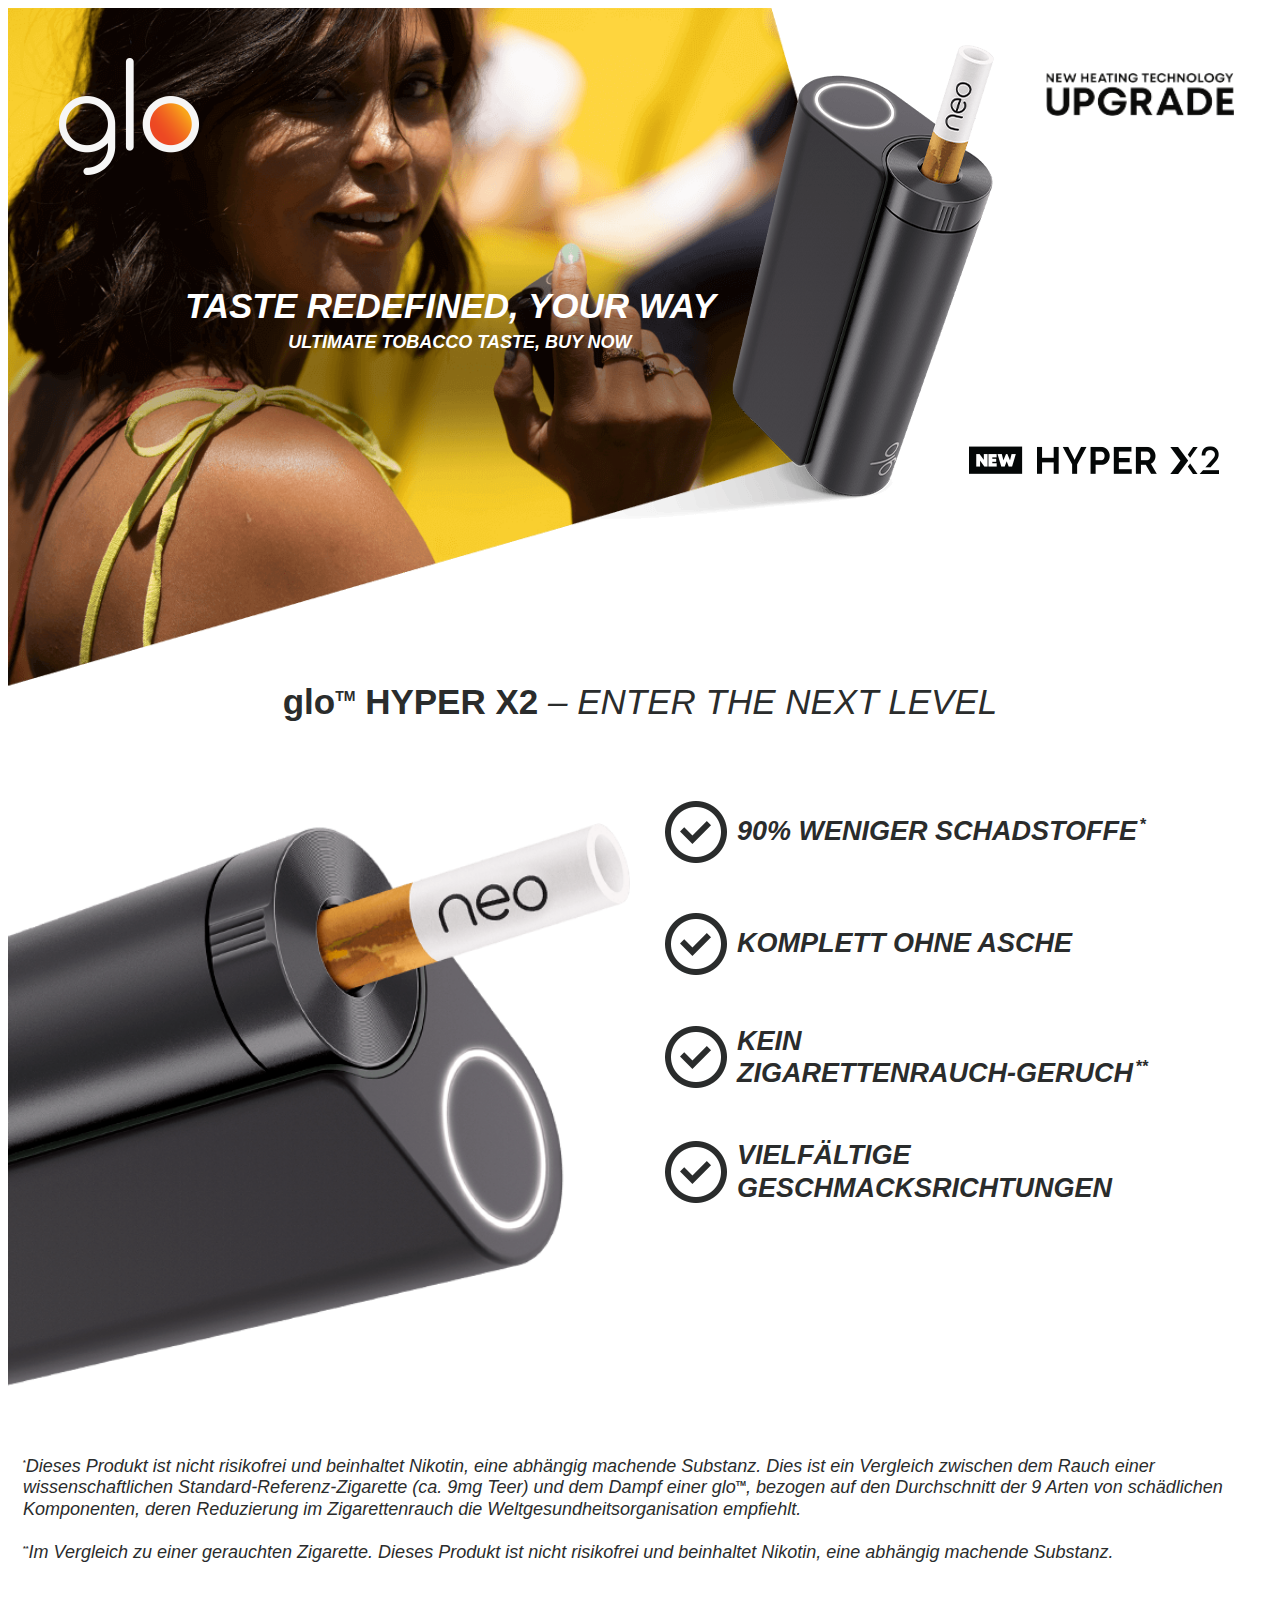
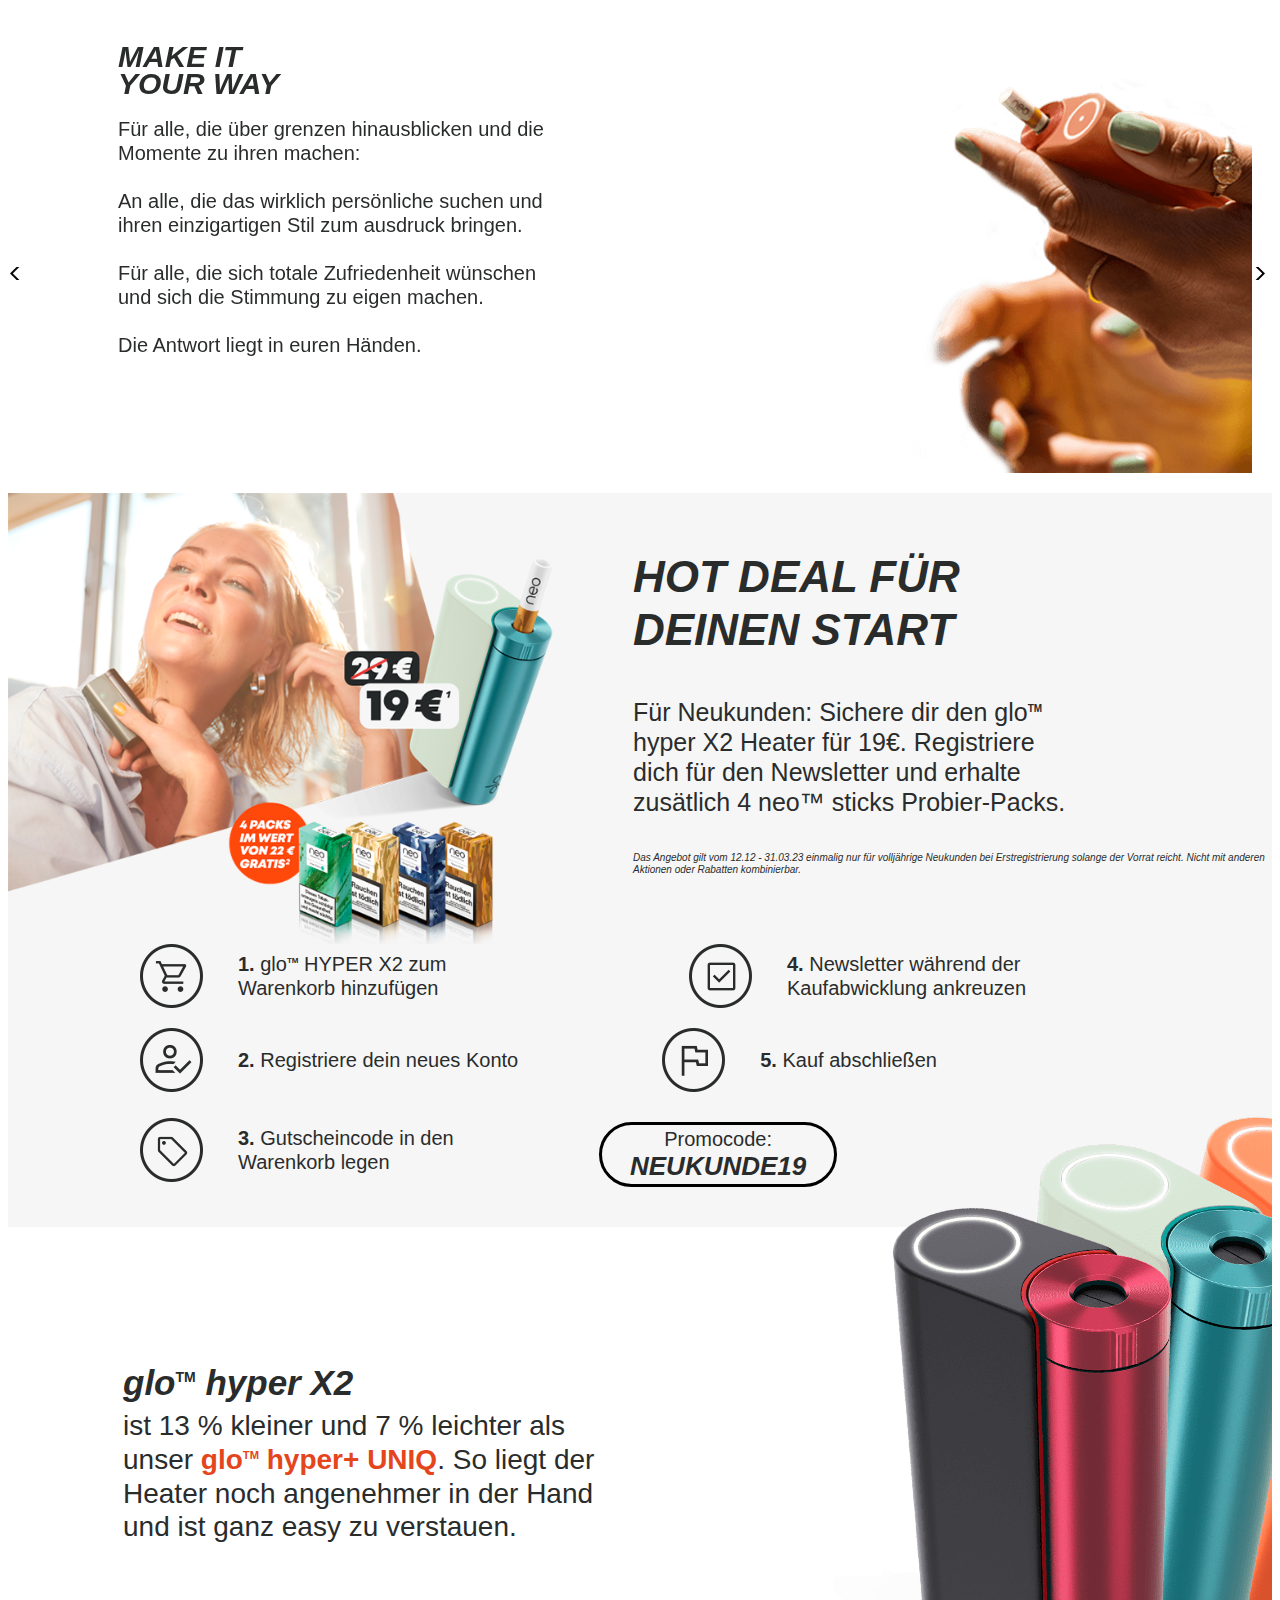
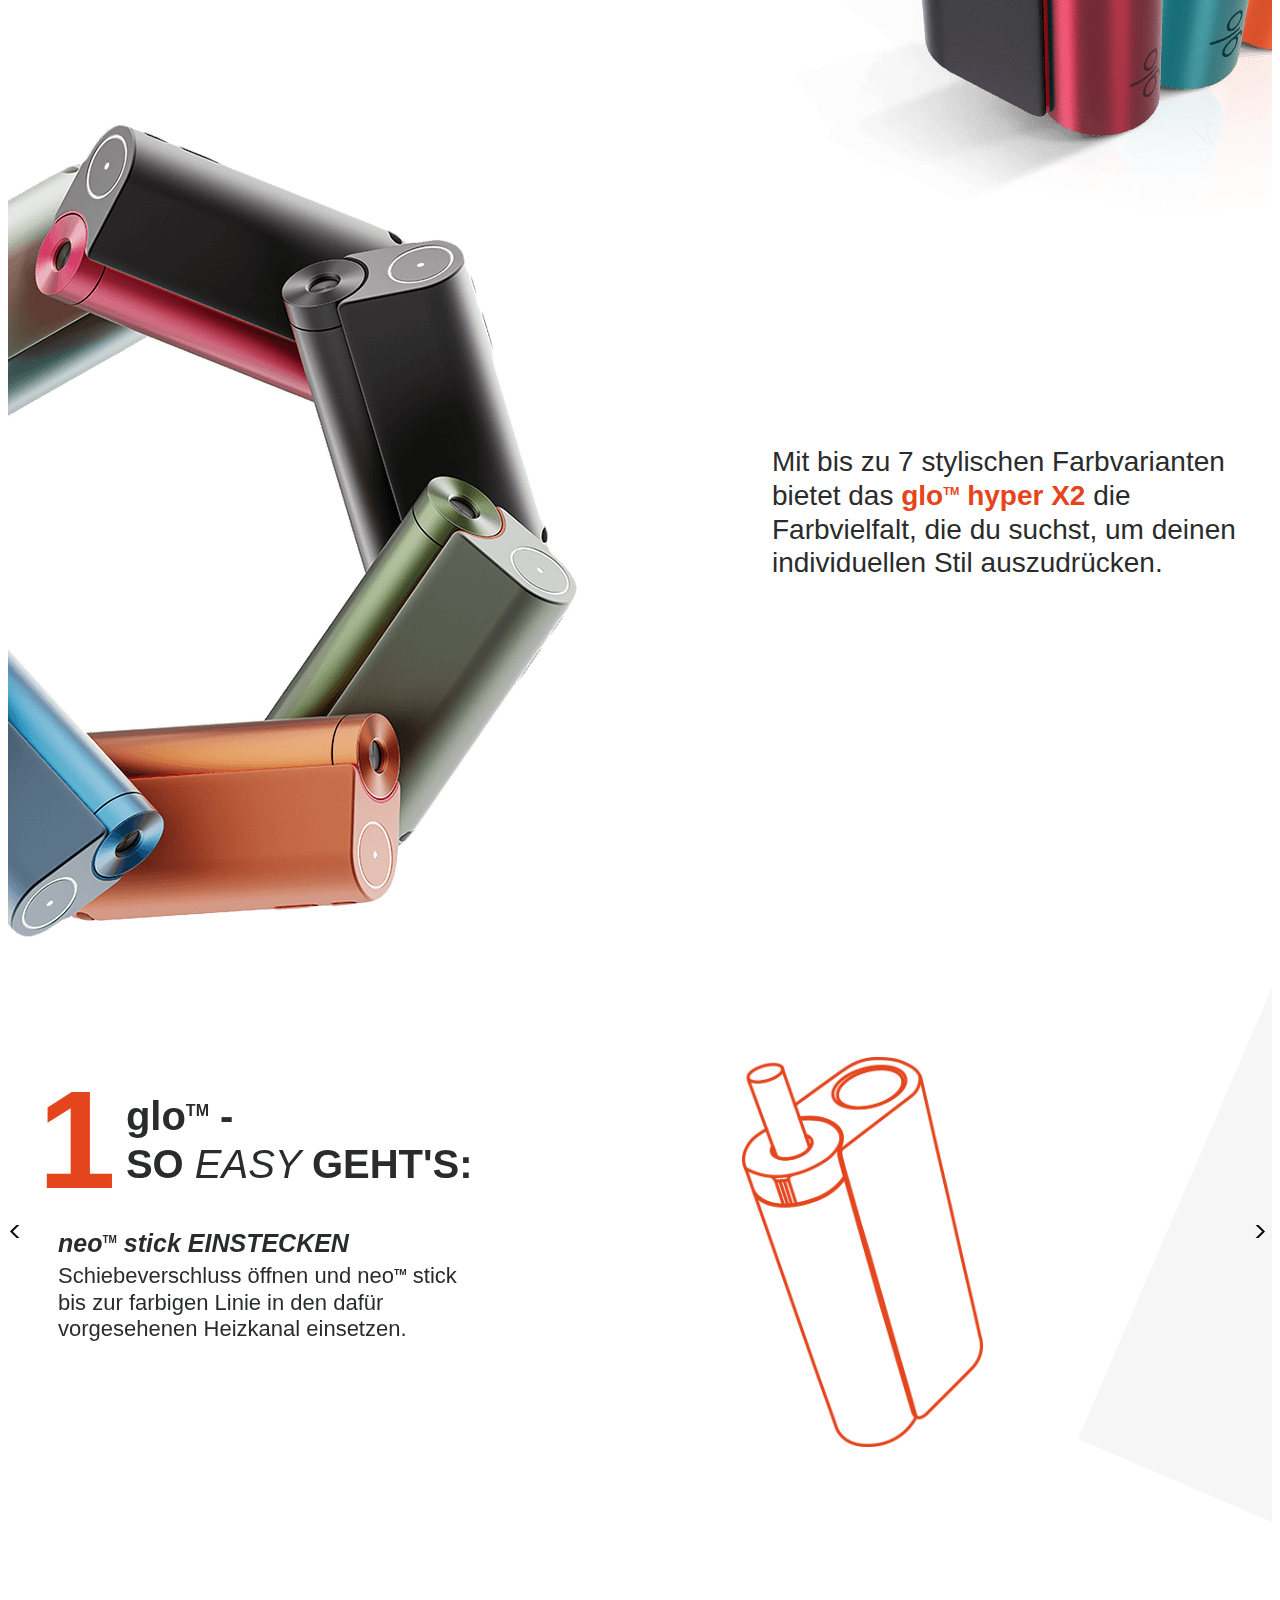
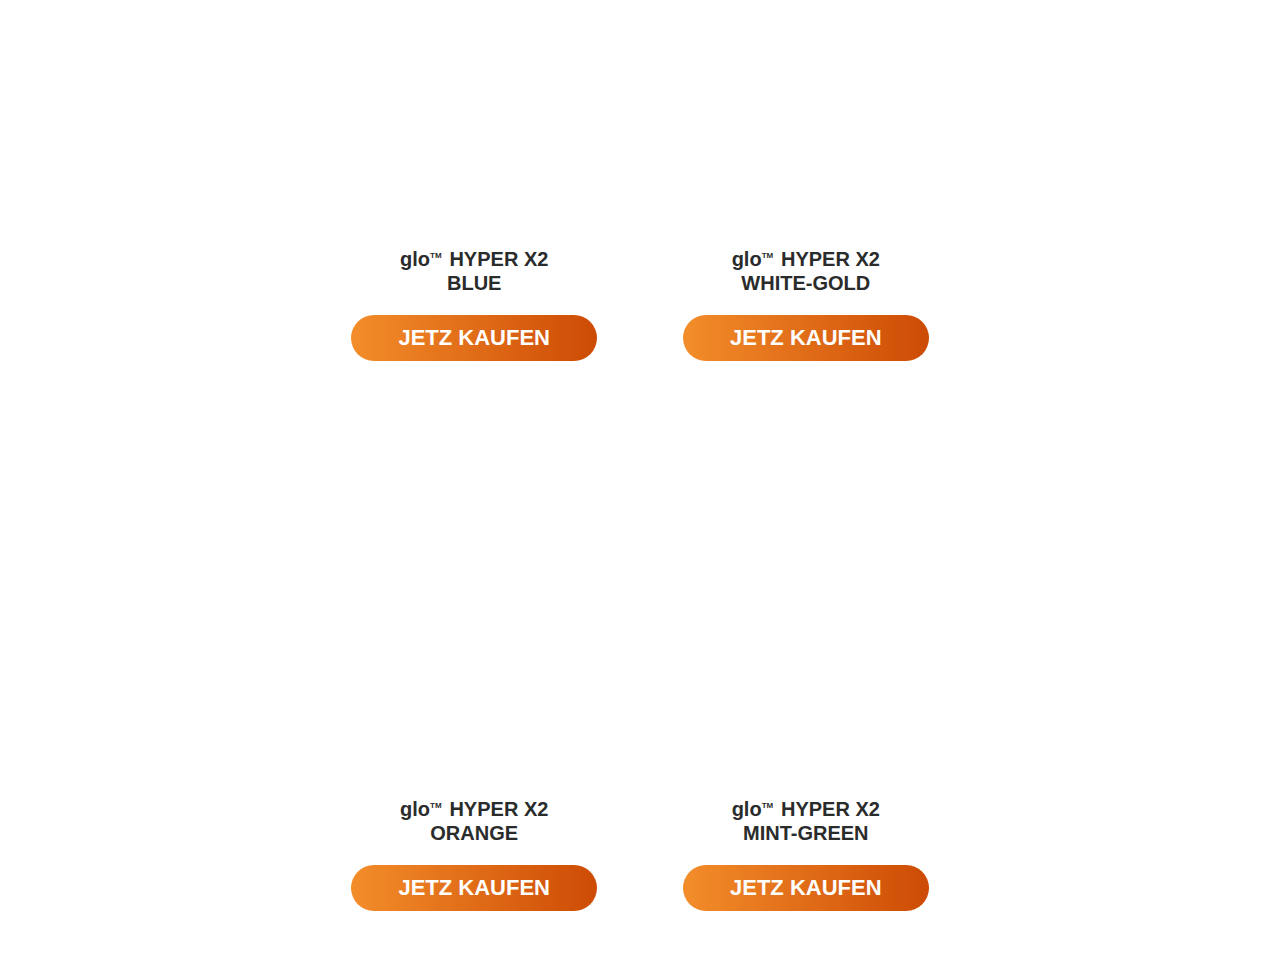
<file: test.html>
<!DOCTYPE html>
<html lang="pl">
  <head>
    <meta charset="UTF-8" />
    <meta http-equiv="X-UA-Compatible" content="IE=edge" />
    <meta name="viewport" content="width=device-width, initial-scale=1.0" />
    <title>Glo Hyper X2</title>
    <link
      rel="stylesheet"
      href="https://cdn.jsdelivr.net/npm/swiper@8/swiper-bundle.min.css"
    />
    <style>
      /* Mont Bold */
      @font-face {
        font-family: 'MontBold';
        src: url('fonts/Mont-Bold/Mont-Bold.eot');
        src: url('fonts/Mont-Bold/Mont-Bold.eot?#iefix')
            format('embedded-opentype'),
          url('https://content-cen-uat1.non-prod.marketing.bat.net/static/version1670230365/frontend/BAT/divante-glo/de_DE/fonts/mont/Mont-Bold.woff2')
            format('woff2'),
          url('https://content-cen-uat1.non-prod.marketing.bat.net/static/version1670230365/frontend/BAT/divante-glo/de_DE/fonts/mont/Mont-Bold.woff2')
            format('woff');
        font-weight: 700;
        font-style: normal;
      }
      /* Mont Book */
      @font-face {
        font-family: 'MontBook';
        src: url('fonts/Mont-Book/Mont-Book.eot');
        src: url('fonts/Mont-Book/Mont-Book.eot?#iefix')
            format('embedded-opentype'),
          url('https://content-cen-uat1.non-prod.marketing.bat.net/static/version1670230365/frontend/BAT/divante-glo/de_DE/fonts/mont/Mont-Book.woff2')
            format('woff2'),
          url('https://content-cen-uat1.non-prod.marketing.bat.net/static/version1670230365/frontend/BAT/divante-glo/de_DE/fonts/mont/Mont-Book.woff')
            format('woff');
        font-weight: 400;
        font-style: normal;
      }
      /* Mont Heavy */
      @font-face {
        font-family: 'MontHeavy';
        src: url('fonts/Mont-Heavy/Mont-Heavy.eot');
        src: url('fonts/Mont-Heavy/Mont-Heavy.eot?#iefix')
            format('embedded-opentype'),
          url('https://content-cen-uat1.non-prod.marketing.bat.net/static/version1670230365/frontend/BAT/divante-glo/de_DE/fonts/mont/Mont-Heavy.woff2')
            format('woff2'),
          url('https://content-cen-uat1.non-prod.marketing.bat.net/static/version1670230365/frontend/BAT/divante-glo/de_DE/fonts/mont/Mont-Heavy.woff')
            format('woff');
        font-weight: 900;
        font-style: normal;
      }
      /* Mont Italic */
      @font-face {
        font-family: 'MontRegularItalic';
        src: url('fonts/Mont-RegularItalic/Mont-RegularItalic.eot');
        src: url('fonts/Mont-RegularItalic/Mont-RegularItalic.eot?#iefix')
            format('embedded-opentype'),
          url('https://content-cen-uat1.non-prod.marketing.bat.net/static/version1670230365/frontend/BAT/divante-glo/de_DE/fonts/mont/Mont-RegularItalic.woff2')
            format('woff2'),
          url('https://content-cen-uat1.non-prod.marketing.bat.net/static/version1670230365/frontend/BAT/divante-glo/de_DE/fonts/mont/Mont-RegularItalic.woff')
            format('woff');
        font-weight: 400;
        font-style: italic;
      }
      /* Mont Black Italic */
      @font-face {
        font-family: 'MontBlackItalic';
        src: url('fonts/Mont-BlackItalic/Mont-BlackItalic.eot');
        src: url('fonts/Mont-BlackItalic/Mont-BlackItalic.eot?#iefix')
            format('embedded-opentype'),
          url('https://content-cen-uat1.non-prod.marketing.bat.net/static/version1670230365/frontend/BAT/divante-glo/de_DE/fonts/mont/Mont-BlackItalic.woff2')
            format('woff2'),
          url('https://content-cen-uat1.non-prod.marketing.bat.net/static/version1670230365/frontend/BAT/divante-glo/de_DE/fonts/mont/Mont-BlackItalic.woff')
            format('woff');
        font-weight: 400;
        font-style: italic;
      }
      #glo-hyper-x2.glo-hyper-x2 .es-slider-parts__subtitle,
      #glo-hyper-x2.glo-hyper-x2 .es-design__description--red,
      #glo-hyper-x2.glo-hyper-x2 .es-slider-about__description--bold,
      #glo-hyper-x2.glo-hyper-x2 .button-primary {
        font-family: 'MontBold', Tahoma, Geneva, Verdana, sans-serif;
        font-weight: 700;
      }

      #glo-hyper-x2.glo-hyper-x2 .es-cross__title,
      #glo-hyper-x2.glo-hyper-x2 .es-slider-parts__title,
      #glo-hyper-x2.glo-hyper-x2 .es-promo__disclaimer,
      #glo-hyper-x2.glo-hyper-x2 .es-benefits__disclaimer,
      #glo-hyper-x2.glo-hyper-x2 .es-benefits__title span {
        font-family: 'MontRegularItalic', Tahoma, Geneva, Verdana, sans-serif;
        font-style: italic;
        font-weight: 400;
      }

      #glo-hyper-x2.glo-hyper-x2 .es-design__title,
      #glo-hyper-x2.glo-hyper-x2 .es-promo__item-title--bold,
      #glo-hyper-x2.glo-hyper-x2 .es-promo__title,
      #glo-hyper-x2.glo-hyper-x2 .es-slider-about__title,
      #glo-hyper-x2.glo-hyper-x2 .es-kv__subtitle,
      #glo-hyper-x2.glo-hyper-x2 .es-kv__title span,
      #glo-hyper-x2.glo-hyper-x2 .es-kv__title {
        font-family: 'MontBlackItalic', Tahoma, Geneva, Verdana, sans-serif;
        font-style: italic;
        font-weight: 700;
      }

      #glo-hyper-x2.glo-hyper-x2 .es-slider-parts__title strong,
      #glo-hyper-x2.glo-hyper-x2 .es-slider-parts__number,
      #glo-hyper-x2.glo-hyper-x2 .es-slider-about__item-title,
      #glo-hyper-x2.glo-hyper-x2 .es-benefits__list-item span,
      #glo-hyper-x2.glo-hyper-x2 .es-benefits__title,
      #glo-hyper-x2.glo-hyper-x2 .additional-description strong,
      #glo-hyper-x2.glo-hyper-x2 .es-title-small,
      #glo-hyper-x2.glo-hyper-x2 .es-title {
        font-family: 'MontHeavy', Tahoma, Geneva, Verdana, sans-serif;
        font-style: normal;
        font-weight: 900;
      }

      #glo-hyper-x2.glo-hyper-x2 .es-cross__img--desktop,
      #glo-hyper-x2.glo-hyper-x2 .es-cross__img,
      #glo-hyper-x2.glo-hyper-x2 .es-slider-parts__image,
      #glo-hyper-x2.glo-hyper-x2 .es-slider-parts__bg,
      #glo-hyper-x2.glo-hyper-x2 .es-design__image,
      #glo-hyper-x2.glo-hyper-x2 .es-promo__image,
      #glo-hyper-x2.glo-hyper-x2 .es-slider-about__item-img,
      #glo-hyper-x2.glo-hyper-x2 .es-slider-about__image,
      #glo-hyper-x2.glo-hyper-x2 .es-benefits__pack-img,
      #glo-hyper-x2.glo-hyper-x2 .es-kv__bg,
      #glo-hyper-x2.glo-hyper-x2 .es-kv__footer,
      #glo-hyper-x2.glo-hyper-x2 .es-kv__title-img,
      #glo-hyper-x2.glo-hyper-x2 .es-kv__img {
        max-width: 100%;
        display: block;
        margin: 0 auto;
      }

      #glo-hyper-x2.glo-hyper-x2 {
        font-family: 'Mont', Tahoma, Geneva, Verdana, sans-serif;
        font-size: 17.5px;
        font-weight: 400;
        line-height: 1.2;
        max-width: 1300px;
        min-width: 320px;
        margin: 0 auto;
        padding: 0;
        overflow: hidden;
        color: #2a2c2c;
        background: #fff;
      }
      #glo-hyper-x2.glo-hyper-x2 h2,
      #glo-hyper-x2.glo-hyper-x2 h3,
      #glo-hyper-x2.glo-hyper-x2 h4,
      #glo-hyper-x2.glo-hyper-x2 h5 {
        font-family: 'MontBook', Tahoma, Geneva, Verdana, sans-serif;
        color: #2a2c2c;
      }
      #glo-hyper-x2.glo-hyper-x2 * {
        box-sizing: border-box;
      }
      #glo-hyper-x2.glo-hyper-x2 a {
        color: #fff;
        text-decoration: none;
      }
      #glo-hyper-x2.glo-hyper-x2 button {
        border: none;
        background: none;
        cursor: pointer;
      }
      #glo-hyper-x2.glo-hyper-x2 sup {
        font-family: 'MontHeavy', Tahoma, Geneva, Verdana, sans-serif;
        vertical-align: top;
        font-size: 0.4em;
        vertical-align: super;
        font-weight: 900;
        font-style: normal;
      }
      #glo-hyper-x2.glo-hyper-x2 img {
        max-height: none;
      }
      #glo-hyper-x2.glo-hyper-x2 .es-title {
        font-style: normal;
        text-transform: uppercase;
      }
      #glo-hyper-x2.glo-hyper-x2 .es-title-small {
        font-style: normal;
        text-transform: lowercase;
      }
      #glo-hyper-x2.glo-hyper-x2 .primary-link {
        color: #fff;
      }
      #glo-hyper-x2.glo-hyper-x2 .additional {
        display: flex;
        flex-direction: column;
        align-items: center;
        justify-content: center;
        margin-bottom: 50px;
      }
      #glo-hyper-x2.glo-hyper-x2 .additional-description {
        display: block;
        margin: 0 auto;
        margin-bottom: 25px;
        max-width: 232px;
        font-size: 13px;
        text-align: center;
      }
      #glo-hyper-x2.glo-hyper-x2 .additional-description strong {
        text-transform: uppercase;
      }
      #glo-hyper-x2.glo-hyper-x2 .button-primary {
        padding: 10px 50px;
        border-radius: 35px;
        font-size: 14px;
        text-transform: uppercase;
        background: rgb(243, 141, 42);
        background: linear-gradient(
          90deg,
          rgb(243, 141, 42) 0%,
          rgb(205, 75, 5) 100%
        );
      }
      #glo-hyper-x2.glo-hyper-x2 .es-container {
        padding: 0 25px;
      }
      #glo-hyper-x2.glo-hyper-x2 .es-kv {
        position: relative;
        min-height: 200px;
        margin-bottom: 30px;
      }
      #glo-hyper-x2.glo-hyper-x2 .es-kv__header {
        display: flex;
        align-items: center;
        padding-top: 20px;
      }
      #glo-hyper-x2.glo-hyper-x2 .es-kv__logo {
        position: relative;
        top: -12px;
        left: 2%;
        max-width: 40px;
      }
      #glo-hyper-x2.glo-hyper-x2 .es-kv__img--desktop {
        display: none;
      }
      #glo-hyper-x2.glo-hyper-x2 .es-kv__title-img {
        position: relative;
        top: -12px;
        right: 3%;
        margin-right: 0;
        max-width: 85px;
      }
      #glo-hyper-x2.glo-hyper-x2 .es-kv__container {
        width: 230px;
        margin-left: 22px;
        position: relative;
        z-index: 1;
      }
      #glo-hyper-x2.glo-hyper-x2 .es-kv__title {
        margin-bottom: 0;
        line-height: 0.9;
        font-size: 22px;
        color: #fff;
      }
      #glo-hyper-x2.glo-hyper-x2 .es-kv__title span {
        display: block;
        text-align: center;
      }
      #glo-hyper-x2.glo-hyper-x2 .es-kv__subtitle {
        font-style: italic;
        font-size: 10.8px;
        color: #fff;
      }
      #glo-hyper-x2.glo-hyper-x2 .es-kv__footer {
        max-width: 125px;
        margin-right: 0;
        position: relative;
        bottom: -36px;
        right: 2%;
      }
      #glo-hyper-x2.glo-hyper-x2 .es-kv__packshot {
        min-width: 143px;
        margin-left: 9.5%;
      }
      #glo-hyper-x2.glo-hyper-x2 .es-kv__img {
        max-width: 100%;
        margin-right: 0;
      }
      #glo-hyper-x2.glo-hyper-x2 .es-kv__bg {
        position: absolute;
        max-width: 79%;
      }
      #glo-hyper-x2.glo-hyper-x2 .es-kv__bg--desktop {
        display: none;
      }
      #glo-hyper-x2.glo-hyper-x2 .es-kv__packshot--desktop {
        display: none;
      }
      #glo-hyper-x2.glo-hyper-x2 .es-benefits__container {
        background: url('https://estorelabs.github.io/RC---220831-BAT-02-X2-DE-GENERIC/img/benefits-bg.png')
          left 80px / contain no-repeat;
      }
      #glo-hyper-x2.glo-hyper-x2 .es-benefits__title {
        margin-bottom: 30px;
        font-size: 16px;
        text-align: center;
      }
      #glo-hyper-x2.glo-hyper-x2 .es-benefits__title span {
        text-transform: uppercase;
      }
      #glo-hyper-x2.glo-hyper-x2 .es-benefits__list {
        padding: 0;
        padding-left: 15px;
        margin-bottom: 30px;
        list-style-type: none;
      }
      #glo-hyper-x2.glo-hyper-x2 .es-benefits__list-item {
        display: flex;
        align-items: center;
        margin-bottom: 20px;
      }
      #glo-hyper-x2.glo-hyper-x2 .es-benefits__list-item span {
        font-style: italic;
        font-size: 14px;
        text-transform: uppercase;
      }
      #glo-hyper-x2.glo-hyper-x2 .es-benefits__upper {
        font-size: 0.6em;
        margin-left: 3px;
      }
      #glo-hyper-x2.glo-hyper-x2 .es-benefits__list-icon {
        margin-right: 10px;
        max-width: 35px;
      }
      #glo-hyper-x2.glo-hyper-x2 .es-benefits__disclaimer {
        padding: 0 15px;
        font-size: 7px;
      }
      #glo-hyper-x2.glo-hyper-x2 .es-benefits__pack-img {
        display: none;
      }
      #glo-hyper-x2.glo-hyper-x2 .es-benefits__pack-img--desktop {
        display: none;
      }
      #glo-hyper-x2.glo-hyper-x2 .es-slider-about__container {
        display: flex;
        position: relative;
      }
      #glo-hyper-x2.glo-hyper-x2 .es-slider-about__title {
        padding-left: 10px;
        /* margin-top: 44px; */
        margin-bottom: 20px;
        line-height: 0.9;
        font-style: italic;
        font-size: 20px;
        text-transform: uppercase;
      }
      #glo-hyper-x2.glo-hyper-x2 .es-slider-about__title--third,
      #glo-hyper-x2.glo-hyper-x2 .es-slider-about__title--fourth {
        font-size: 15px;
      }
      #glo-hyper-x2.glo-hyper-x2 .es-slider-about__description {
        padding-left: 10px;
        margin-bottom: 20px;
        max-width: 242px;
        font-size: 11px;
      }
      #glo-hyper-x2.glo-hyper-x2 .es-slider-about__description--fifth {
        max-width: 171px;
      }
      #glo-hyper-x2.glo-hyper-x2 .es-slider-about__image {
        height: 200px;
      }
      #glo-hyper-x2.glo-hyper-x2 .es-slider-about__image-desktop {
        display: none;
      }
      #glo-hyper-x2.glo-hyper-x2 .es-slider-about__image--first {
        height: 222px;
        /* max-height: none !important; */
        position: absolute;
        right: 0;
        top: 65px;
      }
      #glo-hyper-x2.glo-hyper-x2 .es-slider-about__image--second {
        height: 278px;
        position: absolute;
        right: 7px;
        top: 46px;
      }
      #glo-hyper-x2.glo-hyper-x2 .es-slider-about__image--third {
        height: 236px;
        position: absolute;
        right: -12px;
        top: 10px;
      }
      #glo-hyper-x2.glo-hyper-x2 .es-slider-about__image--fourth {
        height: 378px;
        position: absolute;
        right: 4px;
        top: 40px;
      }
      #glo-hyper-x2.glo-hyper-x2 .es-slider-about__image--fifth {
        height: 300px;
        position: absolute;
        right: 0px;
        top: 63px;
      }
      #glo-hyper-x2.glo-hyper-x2 .es-slider-about__list {
        margin-top: 75px;
        padding: 0;
        padding-left: 10px;
        list-style-type: none;
      }
      #glo-hyper-x2.glo-hyper-x2 .es-slider-about__item {
        display: flex;
        align-items: center;
        margin-bottom: 10px;
      }
      #glo-hyper-x2.glo-hyper-x2 .es-slider-about__item-img {
        margin: 0;
        margin-right: 10px;
        width: 30px;
      }
      #glo-hyper-x2.glo-hyper-x2 .es-slider-about__item-img--desktop {
        display: none;
      }
      #glo-hyper-x2.glo-hyper-x2 .es-slider-about__item-title {
        margin-top: 0;
        margin-bottom: 0;
        font-size: 12px;
        font-style: italic;
        text-transform: uppercase;
      }

      #glo-hyper-x2.glo-hyper-x2 .es-slider-about__inner--third {
        position: relative;
        width: 216px;
        padding-left: 15px;
        margin-top: 80px;
        z-index: 1;
      }
      #glo-hyper-x2.glo-hyper-x2 .es-slider-about__inner--fourth {
        position: relative;
        width: 216px;
        padding-left: 15px;
        margin-top: 55px;
        z-index: 1;
      }
      #glo-hyper-x2.glo-hyper-x2 .es-slider-about__inner--fifth {
        position: relative;
        width: 202px;
        padding-left: 15px;
        margin-top: 55px;
        z-index: 1;
      }
      #glo-hyper-x2.glo-hyper-x2 .es-promo {
        background-color: #f6f6f6;
      }
      #glo-hyper-x2.glo-hyper-x2 .es-promo__container {
        padding-left: 5px;
        padding-right: 5px;
      }
      #glo-hyper-x2.glo-hyper-x2 .es-promo__title {
        font-style: italic;
        max-width: 185px;
        font-size: 25px;
        text-transform: uppercase;
        margin-bottom: 15px;
      }
      #glo-hyper-x2.glo-hyper-x2 .es-promo__description {
        font-size: 15px;
      }
      #glo-hyper-x2.glo-hyper-x2 .es-promo__disclaimer {
        font-size: 7px;
      }
      #glo-hyper-x2.glo-hyper-x2 .es-promo__list {
        display: flex;
        position: relative;
        z-index: 3;
        flex-direction: row;
        flex-wrap: wrap;
        max-width: 440px;
        padding-left: 0;
        padding-bottom: 30px;
        gap: 5px 14px;
      }
      #glo-hyper-x2.glo-hyper-x2 .es-promo__list--desktop {
        display: none;
        position: relative;
        z-index: 3;
      }
      #glo-hyper-x2.glo-hyper-x2 .es-promo__item {
        display: flex;
        align-items: center;
        max-width: 145px;
      }
      #glo-hyper-x2.glo-hyper-x2 .es-promo__item--first {
        order: 1;
      }
      #glo-hyper-x2.glo-hyper-x2 .es-promo__item--second {
        order: 3;
      }
      #glo-hyper-x2.glo-hyper-x2 .es-promo__item--third {
        order: 5;
      }
      #glo-hyper-x2.glo-hyper-x2 .es-promo__item--fourth {
        order: 2;
      }
      #glo-hyper-x2.glo-hyper-x2 .es-promo__item--fifth {
        order: 4;
      }
      #glo-hyper-x2.glo-hyper-x2 .es-promo__item--sixth {
        order: 6;
        margin-top: 10px;
        padding: 2px 13px;
        border: 3px solid black;
        border-radius: 35px;
      }
      #glo-hyper-x2.glo-hyper-x2 .es-promo__item-image {
        width: 25px;
        margin-right: 5px;
      }
      #glo-hyper-x2.glo-hyper-x2 .es-promo__item-title {
        margin: 0;
        font-size: 10px;
      }
      #glo-hyper-x2.glo-hyper-x2 .es-promo__item-title--normal {
        text-align: center;
        font-size: 8px;
      }
      #glo-hyper-x2.glo-hyper-x2 .es-promo__item-title--bold {
        font-size: 10px;
        text-transform: uppercase;
      }
      #glo-hyper-x2.glo-hyper-x2 .es-design__pack-wrapper {
        display: flex;
        position: relative;
        height: 245px;
      }
      #glo-hyper-x2.glo-hyper-x2 .es-design__pack-wrapper--second {
        flex-direction: row-reverse;
        margin-top: -65px;
      }
      #glo-hyper-x2.glo-hyper-x2 .es-design__group {
        padding-left: 15px;
      }
      #glo-hyper-x2.glo-hyper-x2 .es-design__title {
        font-size: 22px;
        margin-bottom: 5px;
      }
      #glo-hyper-x2.glo-hyper-x2 .es-design__description {
        position: relative;
        margin: 0;
        max-width: 189px;
        font-size: 14px;
        z-index: 1;
      }
      #glo-hyper-x2.glo-hyper-x2 .es-design__description--second {
        margin-top: 40px;
        max-width: 170px;
      }
      #glo-hyper-x2.glo-hyper-x2 .es-design__description--red {
        color: #e5451c;
      }
      #glo-hyper-x2.glo-hyper-x2 .es-design__image {
        position: absolute;
      }
      #glo-hyper-x2.glo-hyper-x2 .es-design__image--desktop {
        display: none;
      }
      #glo-hyper-x2.glo-hyper-x2 .es-design__image--first {
        right: -29px;
        max-width: 108%;
      }
      #glo-hyper-x2.glo-hyper-x2 .es-design__image--second {
        left: 0;
        max-width: 48%;
      }
      #glo-hyper-x2.glo-hyper-x2 .es-slider-parts {
        position: relative;
        margin-bottom: 30px;
      }
      #glo-hyper-x2.glo-hyper-x2 .es-slider-parts__bg {
        position: absolute;
        top: -512px;
        right: -157px;
      }
      #glo-hyper-x2.glo-hyper-x2 .es-slider-parts__bg--desktop {
        display: none;
      }
      #glo-hyper-x2.glo-hyper-x2 .es-slider-parts__slider {
        position: relative;
        z-index: 1;
      }
      #glo-hyper-x2.glo-hyper-x2 .es-slider-parts__container {
        display: flex;
        align-items: center;
        justify-content: space-between;
      }
      #glo-hyper-x2.glo-hyper-x2 .es-slider-parts__group {
        display: flex;
        align-items: center;
        gap: 10px;
        padding-left: 10px;
      }
      #glo-hyper-x2.glo-hyper-x2 .es-slider-parts__number {
        margin: 0;
        font-size: 50px;
        color: #e5451c;
      }
      #glo-hyper-x2.glo-hyper-x2 .es-slider-parts__title {
        font-size: 15px;
      }
      #glo-hyper-x2.glo-hyper-x2 .es-slider-parts__subtitle {
        margin-bottom: 5px;
        padding-left: 20px;
        font-style: italic;
        font-size: 15px;
      }
      #glo-hyper-x2.glo-hyper-x2 .es-slider-parts__description {
        margin: 0;
        padding-left: 20px;
        max-width: 212px;
        font-size: 12px;
      }
      #glo-hyper-x2.glo-hyper-x2 .es-slider-parts__image {
        padding-top: 10px;
        height: 150px;
      }
      #glo-hyper-x2.glo-hyper-x2 .es-slider-parts__image--desktop {
        display: none;
      }
      #glo-hyper-x2.glo-hyper-x2 .es-cross {
        margin-bottom: 50px;
      }
      #glo-hyper-x2.glo-hyper-x2 .es-cross__img {
        margin-bottom: 50px;
      }
      #glo-hyper-x2.glo-hyper-x2 .es-cross__img--desktop {
        display: none;
        -o-object-fit: cover;
        object-fit: cover;
      }
      #glo-hyper-x2.glo-hyper-x2 .es-cross__title {
        margin: 0 auto;
        margin-bottom: 40px;
        max-width: 175px;
        font-size: 17.5px;
        text-align: center;
        text-transform: uppercase;
      }
      #glo-hyper-x2.glo-hyper-x2 .es-cross__container {
        display: flex;
        flex-wrap: wrap;
        justify-content: center;
        align-items: center;
        gap: 25px;
      }
      #glo-hyper-x2.glo-hyper-x2 .es-cross__card {
        display: flex;
        flex-direction: column;
        justify-content: center;
        align-items: center;
      }
      #glo-hyper-x2.glo-hyper-x2 .es-cross__card-image {
        height: 192px;
      }
      #glo-hyper-x2.glo-hyper-x2 .es-cross__card-title {
        width: 127px;
        font-size: 15px;
        text-align: center;
      }
      #glo-hyper-x2.glo-hyper-x2 .es-cross__button {
        padding: 10px 25px;
      }

      .swiper-slide {
        height: 230px !important;
      }

      @media screen and (min-width: 320px) {
        #glo-hyper-x2.glo-hyper-x2 .es-kv__content {
          margin-left: 10px;
        }
      }

      @media screen and (min-width: 360px) {
        #glo-hyper-x2.glo-hyper-x2 .es-slider-about__description {
          position: relative;
          max-width: 250px;
          font-size: 12px;
          z-index: 10;
        }

        #glo-hyper-x2.glo-hyper-x2 .es-promo__item-title {
          font-size: 11px;
        }

        #glo-hyper-x2.glo-hyper-x2 .es-promo__item {
          max-width: 155px;
        }

        #glo-hyper-x2.glo-hyper-x2 .es-slider-about__image--first {
          /* max-height: none !important; */
          right: 20px;
        }
      }
      @media screen and (min-width: 375px) {
        #glo-hyper-x2.glo-hyper-x2 .es-kv {
          margin-bottom: 100px;
        }
        #glo-hyper-x2.glo-hyper-x2 .es-kv__container {
          margin-left: 14%;
        }
        #glo-hyper-x2.glo-hyper-x2 .es-kv__footer {
          bottom: -70px;
        }

        #glo-hyper-x2.glo-hyper-x2 .es-design__pack-wrapper--second {
          margin-top: 70px;
        }
      }
      @media screen and (min-width: 426px) {
        #glo-hyper-x2.glo-hyper-x2 .es-kv {
          margin-bottom: 150px;
        }
        #glo-hyper-x2.glo-hyper-x2 .es-kv__footer {
          bottom: -125px;
        }
        #glo-hyper-x2.glo-hyper-x2 .es-design__container {
          margin-bottom: 100px;
        }

        #glo-hyper-x2.glo-hyper-x2 .es-design__description {
          max-width: 220px;
          font-size: 16px;
        }
      }
      @media screen and (min-width: 468px) {
        #glo-hyper-x2.glo-hyper-x2 .es-kv__title {
          font-size: 25px;
        }
        #glo-hyper-x2.glo-hyper-x2 .es-cross__container {
          gap: 60px;
        }
        #glo-hyper-x2.glo-hyper-x2 .es-slider-about__title {
          font-size: 22px;
        }
        #glo-hyper-x2.glo-hyper-x2 .es-slider-about__image {
          height: 245px;
        }
        #glo-hyper-x2.glo-hyper-x2 .es-slider-about__image--second {
          height: 400px;
        }
        #glo-hyper-x2.glo-hyper-x2 .es-slider-about__image--third {
          height: 350px;
        }
        #glo-hyper-x2.glo-hyper-x2 .es-slider-about__image--fourth {
          height: 378px;
        }
        #glo-hyper-x2.glo-hyper-x2 .es-slider-about__inner,
        #glo-hyper-x2.glo-hyper-x2 .es-slider-about__description {
          width: 275px;
          font-size: 11px;
        }
        #glo-hyper-x2.glo-hyper-x2 .es-slider-about__list {
          padding-left: 20px;
          margin-top: 100px;
        }
        #glo-hyper-x2.glo-hyper-x2 .es-slider-about__item-title {
          font-size: 16px;
        }
        #glo-hyper-x2.glo-hyper-x2 .es-slider-parts__container {
          padding: 20px;
        }
        #glo-hyper-x2.glo-hyper-x2 .es-slider-parts__number {
          font-size: 70px;
        }
        #glo-hyper-x2.glo-hyper-x2 .es-slider-parts__title {
          font-size: 18px;
        }
        #glo-hyper-x2.glo-hyper-x2 .es-slider-parts__subtitle {
          font-size: 16px;
        }
        #glo-hyper-x2.glo-hyper-x2 .es-slider-parts__description {
          font-size: 12px;
        }
        #glo-hyper-x2.glo-hyper-x2 .es-slider-parts__image {
          height: 190px;
        }
      }
      @media screen and (min-width: 500px) {
        .swiper-slide {
          height: 100% !important;
        }
        #glo-hyper-x2.glo-hyper-x2 .es-kv__container {
          width: 250px;
        }
        #glo-hyper-x2.glo-hyper-x2 .es-kv__title {
          font-size: 26px;
        }
        #glo-hyper-x2.glo-hyper-x2 .es-slider-about__title {
          font-size: 30px;
        }
        #glo-hyper-x2.glo-hyper-x2 .es-slider-about__image {
          height: 380px;
        }
        #glo-hyper-x2.glo-hyper-x2 .es-slider-about__image--second {
          height: 450px;
        }
        #glo-hyper-x2.glo-hyper-x2 .es-slider-about__image--fourth {
          height: 629px;
        }
        #glo-hyper-x2.glo-hyper-x2 .es-slider-about__inner,
        #glo-hyper-x2.glo-hyper-x2 .es-slider-about__description {
          width: 330px;
          max-width: none;
          font-size: 14px;
        }
        #glo-hyper-x2.glo-hyper-x2 .es-slider-about__inner--fourth,
        #glo-hyper-x2.glo-hyper-x2 .es-slider-about__description--fourth {
          width: 370px;
        }
        #glo-hyper-x2.glo-hyper-x2 .es-slider-about__title--fourth {
          width: 370px;
        }
        #glo-hyper-x2.glo-hyper-x2 .es-slider-parts__image {
          height: 200px;
        }
      }
      @media screen and (min-width: 530px) {
        #glo-hyper-x2.glo-hyper-x2 .es-cross__container {
          gap: 110px;
        }
        #glo-hyper-x2.glo-hyper-x2 .es-design__pack-wrapper--second {
          margin-top: 100px;
        }
        #glo-hyper-x2.glo-hyper-x2 .es-design__description {
          max-width: 250px;
          font-size: 18px;
        }
        #glo-hyper-x2.glo-hyper-x2 .es-design__image--first {
          right: -51px;
        }
      }
      @media screen and (min-width: 576px) {
        #glo-hyper-x2.glo-hyper-x2 .es-kv {
          margin-bottom: 200px;
        }
        #glo-hyper-x2.glo-hyper-x2 .es-kv__container {
          width: 300px;
        }
        #glo-hyper-x2.glo-hyper-x2 .es-kv__title {
          font-size: 26px;
        }
        #glo-hyper-x2.glo-hyper-x2 .es-slider-parts__container {
          padding: 20px;
        }
        #glo-hyper-x2.glo-hyper-x2 .es-slider-parts__number {
          font-size: 90px;
        }
        #glo-hyper-x2.glo-hyper-x2 .es-slider-parts__title {
          font-size: 20px;
        }
        #glo-hyper-x2.glo-hyper-x2 .es-slider-parts__subtitle {
          margin-top: 0;
          padding-left: 30px;
          font-size: 18px;
        }
        #glo-hyper-x2.glo-hyper-x2 .es-slider-parts__description {
          max-width: 300px;
          padding-left: 30px;
          font-size: 15px;
        }
        #glo-hyper-x2.glo-hyper-x2 .es-slider-parts__image {
          height: 220px;
        }
      }
      @media screen and (min-width: 650px) {
        #glo-hyper-x2.glo-hyper-x2 .es-cross__container {
          gap: 130px;
        }
        #glo-hyper-x2.glo-hyper-x2 .es-design__image--first {
          right: -70px;
        }
        #glo-hyper-x2.glo-hyper-x2 .es-design__group {
          padding-top: 100px;
          padding-left: 50px;
        }
        #glo-hyper-x2.glo-hyper-x2 .es-design__container {
          margin-bottom: 175px;
        }
        #glo-hyper-x2.glo-hyper-x2 .es-design__pack-wrapper--second {
          margin-top: 150px;
        }
        #glo-hyper-x2.glo-hyper-x2 .es-design__description {
          max-width: 300px;
          font-size: 20px;
        }
        #glo-hyper-x2.glo-hyper-x2 .es-slider-parts {
          padding-top: 100px;
        }
      }
      @media screen and (min-width: 700px) {
        #glo-hyper-x2.glo-hyper-x2 .es-kv__logo {
          width: 160px;
          max-width: none;
        }
        #glo-hyper-x2.glo-hyper-x2 .es-kv__title-img {
          width: 130px;
          max-width: none;
        }
        #glo-hyper-x2.glo-hyper-x2 .es-kv__footer {
          width: 150px;
          bottom: -60px;
          max-width: none;
        }
        #glo-hyper-x2.glo-hyper-x2 .es-kv__img {
          margin-left: 10px;
        }
        #glo-hyper-x2.glo-hyper-x2 .es-kv__container {
          margin-top: 125px;
          width: 400px;
        }
        #glo-hyper-x2.glo-hyper-x2 .es-kv__title br {
          display: none;
        }
        #glo-hyper-x2.glo-hyper-x2 .es-kv__title span {
          display: inline;
        }
        #glo-hyper-x2.glo-hyper-x2 .es-info__title,
        #glo-hyper-x2.glo-hyper-x2 .es-benefits__title,
        #glo-hyper-x2.glo-hyper-x2 .es-design__title,
        #glo-hyper-x2.glo-hyper-x2 .es-components__title,
        #glo-hyper-x2.glo-hyper-x2 .es-cross__title {
          font-size: 26px;
        }
        #glo-hyper-x2.glo-hyper-x2 .es-benefits__container {
          background: none;
          margin-bottom: 50px;
        }
        #glo-hyper-x2.glo-hyper-x2 .es-benefits__title {
          margin-bottom: 50px;
          font-size: 26px;
        }
        #glo-hyper-x2.glo-hyper-x2 .es-benefits__inner {
          display: flex;
        }
        #glo-hyper-x2.glo-hyper-x2 .es-benefits__pack-img {
          display: block;
          width: auto;
          width: 50%;
        }
        #glo-hyper-x2.glo-hyper-x2 .es-benefits__group {
          margin-top: -40px;
          flex: 50%;
        }
        #glo-hyper-x2.glo-hyper-x2 .es-benefits__list-item {
          margin-bottom: 40px;
        }
        #glo-hyper-x2.glo-hyper-x2 .es-benefits__list-item span {
          font-size: 20px;
        }
        #glo-hyper-x2.glo-hyper-x2 .es-benefits__disclaimer {
          font-size: 12px;
        }
        #glo-hyper-x2.glo-hyper-x2 .es-cross__title {
          margin-top: 40px;
          max-width: 80%;
        }
        #glo-hyper-x2.glo-hyper-x2 .es-cross__container {
          gap: 20px;
        }
        #glo-hyper-x2.glo-hyper-x2 .es-slider-about__inner {
          width: 350px;
          padding-left: 60px;
        }
        #glo-hyper-x2.glo-hyper-x2 .es-slider-about__inner--third {
          margin-top: 120px;
        }
        #glo-hyper-x2.glo-hyper-x2 .es-slider-about__list {
          padding-left: 60px;
        }
        #glo-hyper-x2.glo-hyper-x2 .es-slider-about__item {
          margin-bottom: 20px;
        }
        #glo-hyper-x2.glo-hyper-x2 .es-slider-about__item-img {
          width: auto;
        }
        #glo-hyper-x2.glo-hyper-x2 .es-slider-about__item-title {
          font-size: 20px;
        }
        #glo-hyper-x2.glo-hyper-x2 .es-slider-about__image {
          display: none;
        }
        #glo-hyper-x2.glo-hyper-x2 .es-slider-about__image--second {
          height: 550px;
        }
        #glo-hyper-x2.glo-hyper-x2 .es-slider-about__image--third {
          height: 400px;
        }
        #glo-hyper-x2.glo-hyper-x2 .es-slider-about__image--fifth {
          height: 600px;
        }
        #glo-hyper-x2.glo-hyper-x2 .es-slider-about__image-desktop {
          display: block;
        }
      }
      @media screen and (min-width: 768px) {
        #glo-hyper-x2.glo-hyper-x2 .es-kv__header {
          padding-top: 40px;
        }
        #glo-hyper-x2.glo-hyper-x2 .es-kv__title {
          margin-bottom: 10px;
        }
        #glo-hyper-x2.glo-hyper-x2 .es-kv__subtitle {
          display: block;
          text-align: center;
          font-size: 14px;
        }
        #glo-hyper-x2.glo-hyper-x2 .es-kv__bg {
          display: none;
        }
        #glo-hyper-x2.glo-hyper-x2 .es-kv__bg--desktop {
          position: absolute;
          display: block;
          max-width: 70%;
          max-height: none;
        }
        #glo-hyper-x2.glo-hyper-x2 .es-kv__packshot--desktop {
          position: absolute;
          display: block;
          right: 22%;
          top: 10%;
          max-width: 40%;
        }
        #glo-hyper-x2.glo-hyper-x2 .es-cross__img {
          display: none;
        }
        #glo-hyper-x2.glo-hyper-x2 .es-cross__img--desktop {
          display: block;
        }
        #glo-hyper-x2.glo-hyper-x2 .es-benefits__inner {
          margin-bottom: 50px;
        }
        #glo-hyper-x2.glo-hyper-x2 .es-benefits__disclaimer {
          font-size: 15px;
        }
        #glo-hyper-x2.glo-hyper-x2 .es-promo__wrapper {
          display: flex;
          gap: 20px;
        }
        #glo-hyper-x2.glo-hyper-x2 .es-promo__container {
          display: flex;
          flex-direction: column;
          justify-content: center;
        }
        #glo-hyper-x2.glo-hyper-x2 .es-promo__title {
          margin-top: 0;
        }
        #glo-hyper-x2.glo-hyper-x2 .es-promo__item {
          gap: 10px;
        }
        #glo-hyper-x2.glo-hyper-x2 .es-promo__image {
          width: 400px;
        }
        #glo-hyper-x2.glo-hyper-x2 .es-promo__description {
          max-width: 380px;
        }
        #glo-hyper-x2.glo-hyper-x2 .es-promo__list {
          gap: 5px 30px;
        }
        #glo-hyper-x2.glo-hyper-x2 .es-design__container {
          margin-bottom: 300px;
        }
        #glo-hyper-x2.glo-hyper-x2 .es-design__title {
          font-size: 35px;
        }
        #glo-hyper-x2.glo-hyper-x2 .es-design__description {
          max-width: 418px;
          font-size: 25px;
        }
        #glo-hyper-x2.glo-hyper-x2 .es-slider-parts__number {
          font-size: 130px;
        }
        #glo-hyper-x2.glo-hyper-x2 .es-slider-parts__title {
          font-size: 30px;
        }
        #glo-hyper-x2.glo-hyper-x2 .es-slider-parts__subtitle {
          font-size: 25px;
        }
        #glo-hyper-x2.glo-hyper-x2 .es-slider-parts__description {
          max-width: 390px;
          font-size: 18px;
        }
        #glo-hyper-x2.glo-hyper-x2 .es-slider-parts__image {
          display: none;
        }
        #glo-hyper-x2.glo-hyper-x2 .es-slider-parts__image--desktop {
          display: block;
          height: 300px;
        }
      }
      @media screen and (min-width: 900px) {
        #glo-hyper-x2.glo-hyper-x2 .es-kv {
          margin-bottom: 260px;
        }
        #glo-hyper-x2.glo-hyper-x2 .es-kv__container {
          width: 500px;
        }
        #glo-hyper-x2.glo-hyper-x2 .es-kv__title {
          font-size: 30px;
        }
        #glo-hyper-x2.glo-hyper-x2 .es-benefits__title {
          font-size: 30px;
          margin-bottom: 100px;
        }
        #glo-hyper-x2.glo-hyper-x2 .es-benefits__list-item {
          margin-bottom: 50px;
        }
        #glo-hyper-x2.glo-hyper-x2 .es-benefits__list-item span {
          font-size: 22px;
        }
        #glo-hyper-x2.glo-hyper-x2 .es-benefits__list-icon {
          max-width: 65px;
        }
        #glo-hyper-x2.glo-hyper-x2 .es-benefits__disclaimer {
          font-size: 18px;
        }
        #glo-hyper-x2.glo-hyper-x2 .es-slider-about__description {
          width: 450px;
          font-size: 20px;
        }
        #glo-hyper-x2.glo-hyper-x2 .es-slider-about__inner {
          width: 450px;
          padding-left: 100px;
        }
        #glo-hyper-x2.glo-hyper-x2 .es-slider-about__inner--third {
          margin-top: 140px;
        }
        #glo-hyper-x2.glo-hyper-x2 .es-slider-about__list {
          padding-left: 100px;
        }
        #glo-hyper-x2.glo-hyper-x2 .es-slider-about__item {
          margin-bottom: 20px;
        }
        #glo-hyper-x2.glo-hyper-x2 .es-slider-about__item-img {
          margin-right: 30px;
          width: auto;
        }
        #glo-hyper-x2.glo-hyper-x2 .es-slider-about__item-title {
          font-size: 24px;
        }
        #glo-hyper-x2.glo-hyper-x2 .es-slider-about__item-img {
          display: none;
        }
        #glo-hyper-x2.glo-hyper-x2 .es-slider-about__item-img--desktop {
          display: block;
        }
        #glo-hyper-x2.glo-hyper-x2 .es-slider-about__image {
          display: none;
        }
        #glo-hyper-x2.glo-hyper-x2 .es-slider-about__image--first {
          height: 450px;
        }
        #glo-hyper-x2.glo-hyper-x2 .es-slider-about__image--second {
          height: 600px;
        }
        #glo-hyper-x2.glo-hyper-x2 .es-slider-about__image--third {
          height: 483px;
        }
        #glo-hyper-x2.glo-hyper-x2 .es-slider-about__image--fourth {
          height: 900px;
        }
        #glo-hyper-x2.glo-hyper-x2 .es-slider-about__image--fifth {
          height: 650px;
        }
        #glo-hyper-x2.glo-hyper-x2 .es-slider-about__image-desktop {
          display: block;
        }
        #glo-hyper-x2.glo-hyper-x2 .es-promo__list {
          gap: 5px 70px;
        }
        #glo-hyper-x2.glo-hyper-x2 .es-promo__item {
          gap: 10px;
        }
        #glo-hyper-x2.glo-hyper-x2 .es-promo__item-image {
          width: auto;
        }
        #glo-hyper-x2.glo-hyper-x2 .es-slider-parts__bg {
          display: none;
        }
        #glo-hyper-x2.glo-hyper-x2 .es-slider-parts__bg--desktop {
          display: block;
          top: -158px;
          right: -88px;
        }
        #glo-hyper-x2.glo-hyper-x2 .es-slider-parts__group {
          margin-top: -100px;
        }
        #glo-hyper-x2.glo-hyper-x2 .es-slider-parts__number {
          font-size: 140px;
        }
        #glo-hyper-x2.glo-hyper-x2 .es-slider-parts__title {
          font-size: 40px;
        }
        #glo-hyper-x2.glo-hyper-x2 .es-slider-parts__subtitle {
          margin-top: 0;
          padding-left: 30px;
          font-size: 25px;
        }
        #glo-hyper-x2.glo-hyper-x2 .es-slider-parts__description {
          max-width: 440px;
          padding-left: 30px;
          font-size: 22px;
        }
        #glo-hyper-x2.glo-hyper-x2 .es-slider-parts__image {
          display: none;
        }
        #glo-hyper-x2.glo-hyper-x2 .es-slider-parts__image--desktop {
          display: block;
          height: 400px;
        }
        #glo-hyper-x2.glo-hyper-x2 .es-cross__container {
          max-width: 700px;
          margin: 0 auto;
        }
        #glo-hyper-x2.glo-hyper-x2 .es-cross__img--desktop {
          margin-bottom: 120px;
        }
        #glo-hyper-x2.glo-hyper-x2 .es-cross__title {
          font-size: 35px;
          margin-bottom: 83px;
        }
        #glo-hyper-x2.glo-hyper-x2 .es-cross__card-image {
          height: 350px;
        }
        #glo-hyper-x2.glo-hyper-x2 .es-cross__card-title {
          margin-top: 0;
          width: 200px;
          font-size: 20px;
        }
        #glo-hyper-x2.glo-hyper-x2 .es-cross__container {
          gap: 86px;
        }
        #glo-hyper-x2.glo-hyper-x2 .es-cross__button {
          font-size: 22px;
          padding: 10px 47px;
        }
        #glo-hyper-x2.glo-hyper-x2 .es-cross__card {
          width: auto;
        }
      }
      @media screen and (min-width: 1000px) {
        #glo-hyper-x2.glo-hyper-x2 .es-kv {
          margin-bottom: 300px;
        }
        #glo-hyper-x2.glo-hyper-x2 .es-kv__container {
          width: 550px;
        }
        #glo-hyper-x2.glo-hyper-x2 .es-kv__title {
          font-size: 35px;
        }
        #glo-hyper-x2.glo-hyper-x2 .es-kv__subtitle {
          font-size: 18px;
        }
        #glo-hyper-x2.glo-hyper-x2 .es-kv__logo {
          top: 10px;
          left: 4%;
        }
        #glo-hyper-x2.glo-hyper-x2 .es-kv__img {
          display: none;
        }
        #glo-hyper-x2.glo-hyper-x2 .es-kv__img--desktop {
          display: block;
        }
        #glo-hyper-x2.glo-hyper-x2 .es-kv__title-img {
          width: 188px;
        }
        #glo-hyper-x2.glo-hyper-x2 .es-kv__footer {
          width: auto;
          bottom: -93px;
          right: 4.2%;
        }
        #glo-hyper-x2.glo-hyper-x2 .es-benefits__inner {
          gap: 20px;
        }
        #glo-hyper-x2.glo-hyper-x2 .es-benefits__title {
          font-size: 35px;
          margin-bottom: 100px;
        }
        #glo-hyper-x2.glo-hyper-x2 .es-benefits__list-item {
          margin-bottom: 50px;
        }
        #glo-hyper-x2.glo-hyper-x2 .es-benefits__list-item span {
          font-size: 27px;
        }
        #glo-hyper-x2.glo-hyper-x2 .es-promo__title {
          max-width: 350px;
          font-size: 44px;
        }
        #glo-hyper-x2.glo-hyper-x2 .es-promo__description {
          max-width: 435px;
          font-size: 25px;
        }
        #glo-hyper-x2.glo-hyper-x2 .es-promo__disclaimer {
          font-size: 10px;
        }
        #glo-hyper-x2.glo-hyper-x2 .es-promo__item {
          gap: 30px;
        }
        #glo-hyper-x2.glo-hyper-x2 .es-promo__image {
          width: 600px;
        }
        #glo-hyper-x2.glo-hyper-x2 .es-promo__item {
          max-width: 405px;
        }
        #glo-hyper-x2.glo-hyper-x2 .es-promo__item--fourth,
        #glo-hyper-x2.glo-hyper-x2 .es-promo__item--fifth {
          margin-left: 60px;
        }
        #glo-hyper-x2.glo-hyper-x2 .es-promo__item--sixth {
          margin-left: -30px;
          padding: 2px 28px;
        }
        #glo-hyper-x2.glo-hyper-x2 .es-promo__item-title {
          font-size: 20px;
        }
        #glo-hyper-x2.glo-hyper-x2 .es-promo__item-title--bold {
          font-size: 26px;
        }
        #glo-hyper-x2.glo-hyper-x2 .es-promo__list {
          margin: 0 auto;
          gap: 20px 84px;
          padding-bottom: 40px;
          max-width: 1000px;
          display: none;
        }
        #glo-hyper-x2.glo-hyper-x2 .es-promo__list--desktop {
          display: flex;
        }
        #glo-hyper-x2.glo-hyper-x2 .es-design {
          height: 1300px;
        }
        #glo-hyper-x2.glo-hyper-x2 .es-design__image {
          display: none;
        }
        #glo-hyper-x2.glo-hyper-x2 .es-design__image--first {
          margin-top: -220px;
        }
        #glo-hyper-x2.glo-hyper-x2 .es-design__image--desktop {
          display: block;
        }
        #glo-hyper-x2.glo-hyper-x2 .es-design__group {
          padding-left: 115px;
        }
        #glo-hyper-x2.glo-hyper-x2 .es-design__description {
          max-width: 500px;
          font-size: 28px;
        }
        #glo-hyper-x2.glo-hyper-x2 .es-design__description--second {
          margin-top: 323px;
        }
      }
      @media screen and (min-width: 1300px) {
        #glo-hyper-x2.glo-hyper-x2 .es-kv {
          margin-bottom: 400px;
        }
        #glo-hyper-x2.glo-hyper-x2 .es-kv__packshot--desktop {
          right: 22%;
          top: 12%;
        }
        #glo-hyper-x2.glo-hyper-x2 .es-kv__container {
          margin-top: 172px;
          width: 775px;
        }
        #glo-hyper-x2.glo-hyper-x2 .es-kv__title {
          font-size: 52px;
        }
        #glo-hyper-x2.glo-hyper-x2 .es-kv__subtitle {
          font-size: 26px;
        }
        #glo-hyper-x2.glo-hyper-x2 .es-benefits__container {
          margin-top: -75px;
        }
        #glo-hyper-x2.glo-hyper-x2 .es-benefits__inner {
          gap: 20px;
        }
        #glo-hyper-x2.glo-hyper-x2 .es-benefits__title {
          font-size: 42px;
          margin-bottom: 125px;
        }
        #glo-hyper-x2.glo-hyper-x2 .es-benefits__list-item {
          margin-bottom: 80px;
        }
        #glo-hyper-x2.glo-hyper-x2 .es-benefits__list-item span {
          font-size: 33px;
        }
        #glo-hyper-x2.glo-hyper-x2 .es-benefits__disclaimer {
          padding: 0px 38px;
          font-size: 23px;
        }
        #glo-hyper-x2.glo-hyper-x2 .es-benefits__group {
          margin-top: 15px;
          flex: 58%;
        }
        #glo-hyper-x2.glo-hyper-x2 .es-benefits__pack-img {
          display: none;
        }
        #glo-hyper-x2.glo-hyper-x2 .es-benefits__pack-img--desktop {
          display: block;
          margin-top: 70px;
          margin-left: -39px;
        }
        #glo-hyper-x2.glo-hyper-x2 .es-slider-about__container {
          height: 555px;
        }
        #glo-hyper-x2.glo-hyper-x2 .es-slider-about__title {
          font-size: 56px;
        }
        #glo-hyper-x2.glo-hyper-x2 .es-slider-about__title--fourth {
          width: 711px;
        }
        #glo-hyper-x2.glo-hyper-x2 .es-slider-about__title--small {
          font-size: 44px;
        }
        #glo-hyper-x2.glo-hyper-x2 .es-slider-about__description {
          width: 500px;
          font-size: 22px;
        }
        #glo-hyper-x2.glo-hyper-x2 .es-slider-about__inner {
          width: 633px;
          padding-left: 100px;
        }
        #glo-hyper-x2.glo-hyper-x2 .es-slider-about__inner--third {
          margin-top: 180px;
        }
        #glo-hyper-x2.glo-hyper-x2 .es-slider-about__inner--fourth {
          margin-top: 180px;
        }
        #glo-hyper-x2.glo-hyper-x2 .es-slider-about__inner--fifth {
          margin-top: 120px;
        }
        #glo-hyper-x2.glo-hyper-x2 .es-slider-about__list {
          margin-top: 100px;
          padding-left: 100px;
        }
        #glo-hyper-x2.glo-hyper-x2 .es-slider-about__item {
          margin-bottom: 40px;
        }
        #glo-hyper-x2.glo-hyper-x2 .es-slider-about__item-img {
          margin-right: 30px;
          width: auto;
        }
        #glo-hyper-x2.glo-hyper-x2 .es-slider-about__item-title {
          font-size: 38px;
        }
        #glo-hyper-x2.glo-hyper-x2 .es-slider-about__image {
          display: none;
        }
        #glo-hyper-x2.glo-hyper-x2 .es-slider-about__image-desktop {
          display: block;
          width: auto;
          height: auto;
        }
        #glo-hyper-x2.glo-hyper-x2 .es-design__title {
          font-size: 44px;
        }
        #glo-hyper-x2.glo-hyper-x2 .es-design__description {
          max-width: 593px;
        }
        #glo-hyper-x2.glo-hyper-x2 .es-design__description--second {
          margin-top: 383px;
        }
        #glo-hyper-x2.glo-hyper-x2 .es-cross__container {
          max-width: none;
        }
        #glo-hyper-x2.glo-hyper-x2 .es-slider-parts__bg {
          display: none;
        }
        #glo-hyper-x2.glo-hyper-x2 .es-slider-parts__bg--desktop {
          display: block;
          top: -148px;
          right: -8px;
        }
        #glo-hyper-x2.glo-hyper-x2 .es-slider-parts__group {
          margin-top: -100px;
        }
        #glo-hyper-x2.glo-hyper-x2 .es-slider-parts__number {
          margin-right: 20px;
          font-size: 164px;
        }
        #glo-hyper-x2.glo-hyper-x2 .es-slider-parts__title {
          font-size: 47px;
        }
        #glo-hyper-x2.glo-hyper-x2 .es-slider-parts__subtitle {
          margin-top: 0;
          margin-bottom: 20px;
          padding-left: 30px;
          font-size: 34px;
        }
        #glo-hyper-x2.glo-hyper-x2 .es-slider-parts__description {
          max-width: 572px;
          padding-left: 30px;
          font-size: 30px;
        }
        #glo-hyper-x2.glo-hyper-x2 .es-slider-parts__image {
          display: none;
        }
        #glo-hyper-x2.glo-hyper-x2 .es-slider-parts__image--desktop {
          display: block;
          height: auto;
        }
        #glo-hyper-x2.glo-hyper-x2 .es-slider-parts__image--first {
          margin-left: 270px;
        }
      }
      @media screen and (min-width: 1400px) {
        #glo-hyper-x2.glo-hyper-x2 .es-kv__packshot--desktop {
          right: 24%;
        }
      }
      @media screen and (min-width: 1500px) {
        #glo-hyper-x2.glo-hyper-x2 .es-kv__title-img {
          top: -32px;
        }
        #glo-hyper-x2.glo-hyper-x2 .es-kv__packshot--desktop {
          right: 24%;
        }
      }
      @media screen and (min-width: 1700px) {
        #glo-hyper-x2.glo-hyper-x2 .es-kv__packshot--desktop {
          right: 23%;
        }
      }

      /* .swiper {
        margin-top: 20px;
        margin-bottom: 20px;
      } */

      .swiper__first {
        margin-top: 20px !important;
        margin-bottom: 20px !important;
      }

      .swiper-button-prev::after,
      .swiper-button-next::after {
        display: none;
      }

      .swiper-button-prev {
        left: -5px !important;
        background: url('https://estorelabs.github.io/RC---220831-BAT-02-X2-DE-GENERIC/img/arrow-right.png')
          no-repeat center;
        height: 13px !important;
        transform: rotate(180deg);
      }

      .swiper-button-next {
        right: 0 !important;
        height: 13px !important;
        background: url('https://estorelabs.github.io/RC---220831-BAT-02-X2-DE-GENERIC/img/arrow-right.png')
          no-repeat center;
      }

      .swiper-about-button-prev,
      .swiper-about-button-next {
        top: 60% !important;
      }

      .swiperParts,
      .es-slider-about {
        position: relative;
      }

      .swiperParts-button-prev {
        top: 50%;
        left: 0;
        background: url('https://estorelabs.github.io/RC---220831-BAT-02-X2-DE-GENERIC/img/arrow-right.png')
          no-repeat center;
        transform: rotate(180deg);
      }

      .swiperParts-button-next {
        top: 50%;
        right: 0;
        background: url('https://estorelabs.github.io/RC---220831-BAT-02-X2-DE-GENERIC/img/arrow-right.png')
          no-repeat center;
      }

      .swiper-button-disabled {
        display: none !important;
      }

      @media screen and (min-width: 1300px) {
        #glo-hyper-x2.glo-hyper-x2 .es-slider-about__image--first {
          right: 0;
        }
        .swiper-button-prev {
          height: 40px !important;
          background: url('https://estorelabs.github.io/RC---220831-BAT-02-X2-DE-GENERIC/img/arrow-right-d.png')
            no-repeat center;
        }
        .swiper-button-next {
          background: url('https://estorelabs.github.io/RC---220831-BAT-02-X2-DE-GENERIC/img/arrow-right-d.png')
            no-repeat center;
          height: 40px !important;
        }
      } /*# sourceMappingURL=style.css.map */
    </style>
  </head>
  <body>
    <div class="glo-hyper-x2" id="glo-hyper-x2">
      <section class="es-kv">
        <img
          src="https://estorelabs.github.io/RC---220831-BAT-02-X2-DE-GENERIC/img/kv-bg.png"
          alt=""
          class="es-kv__bg"
        />
        <img
          src="https://estorelabs.github.io/RC---220831-BAT-02-X2-DE-GENERIC/img/kv-bg-d.png"
          alt=""
          class="es-kv__bg--desktop"
        />
        <img
          class="es-kv__packshot--desktop"
          src="https://estorelabs.github.io/RC---220831-BAT-02-X2-DE-GENERIC/img/packshot-d.png"
          alt=""
        />
        <div class="es-kv__header">
          <div class="es-kv__logo">
            <img
              class="es-kv__img"
              src="	https://estorelabs.github.io/RC---220831-BAT-02-X2-DE-GENERIC/img/logo.png"
              alt="Glo logo"
            />
            <img
              class="es-kv__img--desktop"
              src="https://estorelabs.github.io/RC---220831-BAT-02-X2-DE-GENERIC/img/logo-d.png"
              alt="Glo logo"
            />
          </div>
          <img
            class="es-kv__title-img"
            src="https://estorelabs.github.io/RC---220831-BAT-02-X2-DE-GENERIC/img/kv-title.png"
            alt="New Heating Technology upgrade"
          />
        </div>
        <div class="es-kv__container">
          <h2 class="es-kv__title">
            TASTE REDEFINED, <br /><span>YOUR WAY</span>
          </h2>
          <span class="es-kv__subtitle">ULTIMATE TOBACCO TASTE, BUY NOW</span>
        </div>
        <img
          class="es-kv__footer"
          src="https://estorelabs.github.io/RC---220831-BAT-02-X2-DE-GENERIC/img/kv-footer.png"
          alt="New HYPER X2"
        />
      </section>

      <section class="es-benefits">
        <div class="es-benefits__container">
          <h3 class="es-benefits__title">
            glo<sup>TM</sup> HYPER X2 <span> – Enter The NExt Level</span>
          </h3>
          <div class="es-benefits__inner">
            <img
              class="es-benefits__pack-img es-benefits__pack-img--desktop"
              src="https://estorelabs.github.io/RC---220831-BAT-02-X2-DE-GENERIC/img/benefits-pack-d.png"
              alt=" "
            />
            <div class="es-benefits__group">
              <ul class="es-benefits__list">
                <li class="es-benefits__list-item">
                  <img
                    class="es-benefits__list-icon"
                    src="https://estorelabs.github.io/RC---220831-BAT-02-X2-DE-GENERIC/img/checkbox.png"
                    alt=""
                  />
                  <span>
                    90% weniger Schadstoffe<sup class="es-benefits__upper"
                      >*</sup
                    ></span
                  >
                </li>
                <li class="es-benefits__list-item">
                  <img
                    class="es-benefits__list-icon"
                    src="https://estorelabs.github.io/RC---220831-BAT-02-X2-DE-GENERIC/img/checkbox.png"
                    alt=""
                  />
                  <span>Komplett ohne Asche</span>
                </li>
                <li class="es-benefits__list-item">
                  <img
                    class="es-benefits__list-icon"
                    src="https://estorelabs.github.io/RC---220831-BAT-02-X2-DE-GENERIC/img/checkbox.png"
                    alt=""
                  />
                  <span
                    >Kein <br />
                    Zigarettenrauch-Geruch<sup class="es-benefits__upper"
                      >**</sup
                    ></span
                  >
                </li>
                <li class="es-benefits__list-item">
                  <img
                    class="es-benefits__list-icon"
                    src="https://estorelabs.github.io/RC---220831-BAT-02-X2-DE-GENERIC/img/checkbox.png"
                    alt=""
                  />
                  <span>Vielfältige Geschmacksrichtungen</span>
                </li>
              </ul>
            </div>
          </div>
          <div class="es-benefits__disclaimer">
            <span
              ><sup>*</sup>Dieses Produkt ist nicht risikofrei und beinhaltet
              Nikotin, eine abhängig machende Substanz. Dies ist ein Vergleich
              zwischen dem Rauch einer wissenschaftlichen
              Standard-Referenz-Zigarette (ca. 9mg Teer) und dem Dampf einer
              glo<sup>TM</sup>, bezogen auf den Durchschnitt der 9 Arten von
              schädlichen Komponenten, deren Reduzierung im Zigarettenrauch die
              Weltgesundheitsorganisation empfiehlt.</span
            >
            <br /><br />
            <span
              ><sup>**</sup>Im Vergleich zu einer gerauchten Zigarette. Dieses
              Produkt ist nicht risikofrei und beinhaltet Nikotin, eine abhängig
              machende Substanz.</span
            >
          </div>
        </div>
      </section>

      <section class="es-slider-about">
        <div class="swiper swiper__first">
          <div class="swiper-wrapper">
            <div class="es-slider-about__container swiper-slide">
              <div class="es-slider-about__inner">
                <p class="es-slider-about__title">
                  MAKE IT <br />
                  YOUR WAY
                </p>
                <p class="es-slider-about__description">
                  Für alle, die über grenzen hinausblicken und die Momente zu
                  ihren machen: <br /><br />
                  An alle, die das wirklich persönliche suchen und ihren
                  einzigartigen Stil zum ausdruck bringen. <br /><br />
                  Für alle, die sich totale Zufriedenheit wünschen und sich die
                  Stimmung zu eigen machen. <br /><br />
                  Die Antwort liegt in euren Händen.
                </p>
              </div>
              <img
                class="es-slider-about__image es-slider-about__image--first"
                src="https://estorelabs.github.io/RC---220831-BAT-02-X2-DE-GENERIC/img/benefits-slide-1.png"
                alt="MAKE IT YOUR WAY"
              />
              <img
                class="es-slider-about__image es-slider-about__image-desktop es-slider-about__image--first es-slider-about__image--first-desktop"
                src="	https://estorelabs.github.io/RC---220831-BAT-02-X2-DE-GENERIC/img/benefits-slide-1-d.png"
                alt="MAKE IT YOUR WAY"
              />
            </div>
            <div class="es-slider-about__container swiper-slide">
              <ul class="es-slider-about__list">
                <li class="es-slider-about__item">
                  <img
                    class="es-slider-about__item-img"
                    src="https://estorelabs.github.io/RC---220831-BAT-02-X2-DE-GENERIC/img/slider-about-item-1.png"
                    alt="Neuer Boost Button"
                  />
                  <img
                    class="es-slider-about__item-img es-slider-about__item-img--desktop"
                    src="https://estorelabs.github.io/RC---220831-BAT-02-X2-DE-GENERIC/img/slider-about-item-1-d.png"
                    alt="Neuer Boost Button"
                  />
                  <p class="es-slider-about__item-title">
                    Neuer <br />
                    Boost Button
                  </p>
                </li>
                <li class="es-slider-about__item">
                  <img
                    class="es-slider-about__item-img"
                    src="https://estorelabs.github.io/RC---220831-BAT-02-X2-DE-GENERIC/img/slider-about-item-2.png"
                    alt=""
                  />
                  <img
                    class="es-slider-about__item-img es-slider-about__item-img--desktop"
                    src="https://estorelabs.github.io/RC---220831-BAT-02-X2-DE-GENERIC/img/slider-about-item-2-d.png"
                    alt=""
                  />
                  <p class="es-slider-about__item-title">
                    Neuer <br />
                    Iris-Verschluss
                  </p>
                </li>
                <li class="es-slider-about__item">
                  <img
                    class="es-slider-about__item-img"
                    src="https://estorelabs.github.io/RC---220831-BAT-02-X2-DE-GENERIC/img/slider-about-item-3.png"
                    alt=""
                  />
                  <img
                    class="es-slider-about__item-img es-slider-about__item-img--desktop"
                    src="https://estorelabs.github.io/RC---220831-BAT-02-X2-DE-GENERIC/img/slider-about-item-3-d.png"
                    alt=""
                  />
                  <p class="es-slider-about__item-title">
                    Neues <br />
                    LED Display
                  </p>
                </li>
              </ul>
              <img
                class="es-slider-about__image es-slider-about__image--second"
                src="https://estorelabs.github.io/RC---220831-BAT-02-X2-DE-GENERIC/img/benefits-slide-2.png"
                alt="slide 2"
              />
              <img
                class="es-slider-about__image es-slider-about__image-desktop es-slider-about__image--second"
                src="https://estorelabs.github.io/RC---220831-BAT-02-X2-DE-GENERIC/img/benefits-slide-2-d.png"
                alt="slide 2"
              />
            </div>
            <div class="es-slider-about__container swiper-slide">
              <div class="es-slider-about__inner es-slider-about__inner--third">
                <p
                  class="es-slider-about__title es-slider-about__title--third es-slider-about__title--small"
                >
                  Bequemer Boost
                </p>
                <p class="es-slider-about__description">
                  Mit den zwei Buttons kannst du <br />
                  noch einfacher zwischen dem Standard-Modus und Boost-Modus
                  entscheiden.
                </p>
              </div>
              <img
                class="es-slider-about__image es-slider-about__image--third"
                src="https://estorelabs.github.io/RC---220831-BAT-02-X2-DE-GENERIC/img/benefits-slide-3.png"
                alt="Bequemer Boost"
              />
              <img
                class="es-slider-about__image es-slider-about__image-desktop es-slider-about__image--third"
                src="https://estorelabs.github.io/RC---220831-BAT-02-X2-DE-GENERIC/img/benefits-slide-3-d.png"
                alt="Bequemer Boost"
              />
            </div>
            <div class="es-slider-about__container swiper-slide">
              <div
                class="es-slider-about__inner es-slider-about__inner--fourth"
              >
                <p
                  class="es-slider-about__title es-slider-about__title--fourth es-slider-about__title--small"
                >
                  IRIS SHUTTER ÖFFNUNG
                </p>
                <p class="es-slider-about__description">
                  Der neue Iris-Verschluss sieht nicht nur gut aus, er lässt
                  sich auch ganz einfach mit einem Finger bedienen. So bleibt
                  dein
                  <span class="es-slider-about__description--bold"
                    >glo<sup>TM</sup> Hyper X2</span
                  >
                  Device sauber und geschützt.
                </p>
              </div>
              <img
                class="es-slider-about__image es-slider-about__image--fourth"
                src="https://estorelabs.github.io/RC---220831-BAT-02-X2-DE-GENERIC/img/benefits-slide-4.png"
                alt="IRIS SHUTTER ÖFFNUNG"
              />
              <img
                class="es-slider-about__image es-slider-about__image-desktop es-slider-about__image--fourth"
                src="https://estorelabs.github.io/RC---220831-BAT-02-X2-DE-GENERIC/img/benefits-slide-4-d.png"
                alt="IRIS SHUTTER ÖFFNUNG"
              />
            </div>
            <div class="es-slider-about__container swiper-slide">
              <div class="es-slider-about__inner es-slider-about__inner--fifth">
                <p class="es-slider-about__title es-slider-about__title--small">
                  LED DISPLAY
                </p>
                <p
                  class="es-slider-about__description es-slider-about__description--fifth"
                >
                  Das neue LED Display ist bei der Nutzung stets in deinem
                  Blickfeld. So weißt du immer, wie lang deine
                  <strong>glo<sup>TM</sup> Hyper X2</strong>
                  Session noch läuft oder wie viel Ladung dein Akku hat.
                </p>
              </div>
              <img
                class="es-slider-about__image es-slider-about__image--fifth"
                src="https://estorelabs.github.io/RC---220831-BAT-02-X2-DE-GENERIC/img/benefits-slide-5.png"
                alt="IRIS SHUTTER ÖFFNUNG"
              />
              <img
                class="es-slider-about__image es-slider-about__image-desktop es-slider-about__image--fifth"
                src="https://estorelabs.github.io/RC---220831-BAT-02-X2-DE-GENERIC/img/benefits-slide-5-d.png"
                alt="IRIS SHUTTER ÖFFNUNG"
              />
            </div>
          </div>
          <div class="swiper-button-prev swiper-about-button-prev"></div>
          <div class="swiper-button-next swiper-about-button-next"></div>
        </div>
      </section>

      <section class="es-promo">
        <div class="es-promo__wrapper">
          <img
            class="es-promo__image"
            src="https://estorelabs.github.io/RC---220831-BAT-02-X2-DE-GENERIC/img/promo-bg.png"
            alt="X2 promo"
          />
          <div class="es-promo__container">
            <!-- <p class="es-promo__disclaimer">
            Nur geeignet für glo<sup>TM</sup> mit New Heating Technologie.
          </p> -->
            <h3 class="es-promo__title">Hot deal für deinen start</h3>
            <p class="es-promo__description">
              Für Neukunden: Sichere dir den glo<sup>TM</sup> hyper X2 Heater
              für 19€. Registriere dich für den Newsletter und erhalte zusätlich
              4 neo™ sticks Probier-Packs.
            </p>
            <p class="es-promo__disclaimer">
              Das Angebot gilt vom 12.12 - 31.03.23 einmalig nur für volljährige
              Neukunden bei Erstregistrierung solange der Vorrat reicht. Nicht
              mit anderen Aktionen oder Rabatten kombinierbar.
            </p>

            <ul class="es-promo__list">
              <div class="es-promo__item es-promo__item--first">
                <img
                  class="es-promo__item-image"
                  src="https://estorelabs.github.io/RC---220831-BAT-02-X2-DE-GENERIC/img/promo-icon-1.png"
                  alt="Icon"
                />
                <p class="es-promo__item-title">
                  <strong>1.</strong> glo<sup>TM</sup> HYPER X2 zum Warenkorb
                  hinzufügen
                </p>
              </div>
              <div class="es-promo__item es-promo__item--second">
                <img
                  class="es-promo__item-image"
                  src="https://estorelabs.github.io/RC---220831-BAT-02-X2-DE-GENERIC/img/promo-icon-2.png"
                  alt="Icon"
                />
                <p class="es-promo__item-title">
                  <strong>2.</strong> Registriere dein neues Konto
                </p>
              </div>
              <div class="es-promo__item es-promo__item--third">
                <img
                  class="es-promo__item-image"
                  src="https://estorelabs.github.io/RC---220831-BAT-02-X2-DE-GENERIC/img/promo-icon-3.png"
                  alt="Icon"
                />
                <p class="es-promo__item-title">
                  <strong>3.</strong> Gutscheincode in den Warenkorb legen
                </p>
              </div>
              <div class="es-promo__item es-promo__item--fourth">
                <img
                  class="es-promo__item-image"
                  src="https://estorelabs.github.io/RC---220831-BAT-02-X2-DE-GENERIC/img/promo-icon-4.png"
                  alt="Icon"
                />
                <p class="es-promo__item-title">
                  <strong>4.</strong> Newsletter während der Kaufabwicklung
                  ankreuzen
                </p>
              </div>
              <div class="es-promo__item es-promo__item--fifth">
                <img
                  class="es-promo__item-image"
                  src="https://estorelabs.github.io/RC---220831-BAT-02-X2-DE-GENERIC/img/promo-icon-5.png"
                  alt="Icon"
                />
                <p class="es-promo__item-title">
                  <strong>5.</strong> Kauf abschließen
                </p>
              </div>
              <div class="es-promo__item es-promo__item--sixth">
                <p class="es-promo__item-title es-promo__item-title--normal">
                  Promocode: <br /><span class="es-promo__item-title--bold"
                    >NEUKUNDE19</span
                  >
                </p>
              </div>
            </ul>
          </div>
        </div>
        <ul class="es-promo__list es-promo__list--desktop">
          <div class="es-promo__item es-promo__item--first">
            <img
              class="es-promo__item-image"
              src="https://estorelabs.github.io/RC---220831-BAT-02-X2-DE-GENERIC/img/promo-icon-1-d.png"
              alt="Icon"
            />
            <p class="es-promo__item-title">
              <strong>1.</strong> glo<sup>TM</sup> HYPER X2 zum Warenkorb
              hinzufügen
            </p>
          </div>
          <div class="es-promo__item es-promo__item--second">
            <img
              class="es-promo__item-image"
              src="https://estorelabs.github.io/RC---220831-BAT-02-X2-DE-GENERIC/img/promo-icon-2-d.png"
              alt="Icon"
            />
            <p class="es-promo__item-title">
              <strong>2.</strong> Registriere dein neues Konto
            </p>
          </div>
          <div class="es-promo__item es-promo__item--third">
            <img
              class="es-promo__item-image"
              src="https://estorelabs.github.io/RC---220831-BAT-02-X2-DE-GENERIC/img/promo-icon-3-d.png"
              alt="Icon"
            />
            <p class="es-promo__item-title">
              <strong>3.</strong> Gutscheincode in den Warenkorb legen
            </p>
          </div>
          <div class="es-promo__item es-promo__item--fourth">
            <img
              class="es-promo__item-image"
              src="https://estorelabs.github.io/RC---220831-BAT-02-X2-DE-GENERIC/img/promo-icon-4-d.png"
              alt="Icon"
            />
            <p class="es-promo__item-title">
              <strong>4.</strong> Newsletter während der Kaufabwicklung
              ankreuzen
            </p>
          </div>
          <div class="es-promo__item es-promo__item--fifth">
            <img
              class="es-promo__item-image"
              src="https://estorelabs.github.io/RC---220831-BAT-02-X2-DE-GENERIC/img/promo-icon-5-d.png"
              alt="Icon"
            />
            <p class="es-promo__item-title">
              <strong>5.</strong> Kauf abschließen
            </p>
          </div>
          <div class="es-promo__item es-promo__item--sixth">
            <p class="es-promo__item-title es-promo__item-title--normal">
              Promocode: <br /><span class="es-promo__item-title--bold"
                >NEUKUNDE19</span
              >
            </p>
          </div>
        </ul>
      </section>

      <section class="es-design">
        <div class="es-design__container">
          <div class="es-design__pack-wrapper es-design__pack-wrapper--first">
            <div class="es-design__group">
              <h3 class="es-design__title">glo<sup>TM</sup> hyper X2</h3>
              <p class="es-design__description">
                ist 13 % kleiner und 7 % leichter als unser
                <span class="es-design__description--red"
                  >glo<sup>TM</sup> hyper+ UNIQ</span
                >. So liegt der Heater noch angenehmer in der Hand und ist ganz
                easy zu verstauen.
              </p>
            </div>
            <img
              class="es-design__image es-design__image--first"
              src="https://estorelabs.github.io/RC---220831-BAT-02-X2-DE-GENERIC/img/design-1.png"
              alt="Design X2"
            />
            <img
              class="es-design__image es-design__image--desktop es-design__image--first"
              src="https://estorelabs.github.io/RC---220831-BAT-02-X2-DE-GENERIC/img/design-1-d.png"
              alt="Design X2"
            />
          </div>

          <div class="es-design__pack-wrapper es-design__pack-wrapper--second">
            <div class="es-design__group es-design__group--second">
              <img
                class="es-design__image es-design__image--second"
                src="https://estorelabs.github.io/RC---220831-BAT-02-X2-DE-GENERIC/img/design-2.png"
                alt="Design X2"
              />
              <img
                class="es-design__image es-design__image--desktop es-design__image--second"
                src="https://estorelabs.github.io/RC---220831-BAT-02-X2-DE-GENERIC/img/design-2-d.png"
                alt="Design X2"
              />
              <p class="es-design__description es-design__description--second">
                Mit bis zu 7 stylischen Farbvarianten bietet das
                <span class="es-design__description--red"
                  >glo<sup>TM</sup> hyper X2</span
                >
                die Farbvielfalt, die du suchst, um deinen individuellen Stil
                auszudrücken.
              </p>
            </div>
          </div>
        </div>
      </section>

      <section class="es-slider-parts">
        <img
          class="es-slider-parts__bg"
          src="https://estorelabs.github.io/RC---220831-BAT-02-X2-DE-GENERIC/img/slider-parts-bg.png"
          alt="background image"
        />
        <img
          class="es-slider-parts__bg es-slider-parts__bg--desktop"
          src="https://estorelabs.github.io/RC---220831-BAT-02-X2-DE-GENERIC/img/slider-parts-bg.png"
          alt="background image"
        />
        <div class="es-slider-parts__slider swiperParts">
          <div class="swiper-wrapper">
            <div class="es-slider-parts__container swiper-slide">
              <div class="es-slider-parts__inner">
                <div class="es-slider-parts__group">
                  <p class="es-slider-parts__number">1</p>
                  <p class="es-slider-parts__title">
                    <strong>glo<sup>TM</sup> - </strong><br />
                    <strong>SO</strong> EASY <strong>GEHT'S:</strong>
                  </p>
                </div>
                <p class="es-slider-parts__subtitle">
                  neo<sup>TM</sup> stick EINSTECKEN
                </p>
                <p class="es-slider-parts__description">
                  Schiebeverschluss öffnen und neo<sup>TM</sup> stick bis zur
                  farbigen Linie in den dafür vorgesehenen Heizkanal einsetzen.
                </p>
              </div>
              <img
                class="es-slider-parts__image"
                src="https://estorelabs.github.io/RC---220831-BAT-02-X2-DE-GENERIC/img/how-to-slide-1.png"
                alt="MAKE IT YOUR WAY"
              />
              <img
                class="es-slider-parts__image es-slider-parts__image--desktop es-slider-parts__image--first"
                src="https://estorelabs.github.io/RC---220831-BAT-02-X2-DE-GENERIC/img/how-to-slide-1-d.png"
                alt="MAKE IT YOUR WAY"
              />
            </div>
            <div class="es-slider-parts__container swiper-slide">
              <div class="es-slider-parts__inner">
                <div class="es-slider-parts__group">
                  <p class="es-slider-parts__number">2</p>
                  <p class="es-slider-parts__title">
                    <strong>glo<sup>TM</sup> - </strong><br />
                    <strong>SO</strong> EASY <strong>GEHT'S</strong>
                  </p>
                </div>
                <p class="es-slider-parts__subtitle">MODUS WÄHLEN</p>
                <p class="es-slider-parts__description">
                  <strong>Standard Modus:</strong> Drücke die untere Taste für 3
                  Sek., bis du eine Vibration spürst.<br />
                  <strong>Boost Modus:</strong> Drücke die obere Taste für 3
                  Sek., bis du eine Vibration spürst.
                </p>
              </div>
              <img
                class="es-slider-parts__image"
                src="https://estorelabs.github.io/RC---220831-BAT-02-X2-DE-GENERIC/img/how-to-slide-2.png"
                alt="MODUS WÄHLEN"
              />

              <img
                class="es-slider-parts__image es-slider-parts__image--desktop"
                src="https://estorelabs.github.io/RC---220831-BAT-02-X2-DE-GENERIC/img/how-to-slide-2-d.png"
                alt="MODUS WÄHLEN"
              />
            </div>
            <div class="es-slider-parts__container swiper-slide">
              <div class="es-slider-parts__inner">
                <div class="es-slider-parts__group">
                  <p class="es-slider-parts__number">3</p>
                  <p class="es-slider-parts__title">
                    <strong>glo<sup>TM</sup> - </strong><br />
                    <strong>SO</strong> EASY <strong>GEHT'S</strong>
                  </p>
                </div>
                <p class="es-slider-parts__subtitle">AUFHEIZEN ABWARTEN</p>
                <p class="es-slider-parts__description">
                  30 Sek. im Standard- bzw. 20 Sek. im Boost-Modus warten, bis
                  die LED Anzeige voll aufleuchtet, der Tabak aufgeheizt und
                  eine weitere Vibration spürbar ist. Du kannst jetzt Glo'n.
                </p>
              </div>
              <img
                class="es-slider-parts__image"
                src="https://estorelabs.github.io/RC---220831-BAT-02-X2-DE-GENERIC/img/how-to-slide-3.png"
                alt="AUFHEIZEN ABWARTEN"
              />
              <img
                class="es-slider-parts__image es-slider-parts__image--desktop"
                src="https://estorelabs.github.io/RC---220831-BAT-02-X2-DE-GENERIC/img/how-to-slide-3-d.png"
                alt="AUFHEIZEN ABWARTEN"
              />
            </div>
            <div class="es-slider-parts__container swiper-slide">
              <div class="es-slider-parts__inner">
                <div class="es-slider-parts__group">
                  <p class="es-slider-parts__number">4</p>
                  <p class="es-slider-parts__title">
                    <strong>glo<sup>TM</sup> - </strong><br />
                    <strong>SO</strong> EASY <strong>GEHT'S</strong>
                  </p>
                </div>
                <p class="es-slider-parts__subtitle">ENDE DER SESSION</p>
                <p class="es-slider-parts__description">
                  Kurz vor Ende kündigt eine erneute Vibration die letzten Züge
                  an. Sobald die Anzeige erlischt,
                  <strong>neo<sup>TM</sup> stick</strong>
                  entsorgen und Iris-verschluss schließen.
                </p>
              </div>

              <img
                class="es-slider-parts__image"
                src="https://estorelabs.github.io/RC---220831-BAT-02-X2-DE-GENERIC/img/how-to-slide-4.png"
                alt="AUFHEIZEN ABWARTEN"
              />

              <img
                class="es-slider-parts__image es-slider-parts__image--desktop"
                src="https://estorelabs.github.io/RC---220831-BAT-02-X2-DE-GENERIC/img/how-to-slide-4-d.png"
                alt="AUFHEIZEN ABWARTEN"
              />
            </div>
          </div>
          <div class="swiper-button-prev swiperParts-button-prev"></div>
          <div class="swiper-button-next swiperParts-button-next"></div>
        </div>
      </section>

      <section class="es-cross">
        <div class="es-cross__container">
          <div class="es-cross__card">
            <img
              class="es-cross__card-image"
              src="https://estorelabs.github.io/RC---220831-BAT-02-X2-DE-GENERIC/img/cross-1.png"
              alt=""
              loading="lazy"
            />
            <p class="es-cross__card-title">
              <span class="es-title-small">glo</span><sup>TM&nbsp;</sup>
              <span class="es-title es-cross__card-title--bold"
                >HYPER x2 blue
              </span>
            </p>
            <button class="button-primary es-cross__button">
              <a class="es-cross__button-link" href="" target="_blank">
                jetz kaufen
              </a>
            </button>
          </div>
          <div class="es-cross__card">
            <img
              class="es-cross__card-image"
              src="https://estorelabs.github.io/RC---220831-BAT-02-X2-DE-GENERIC/img/cross-2.png"
              alt=""
              loading="lazy"
            />
            <p class="es-cross__card-title">
              <span class="es-title-small">glo</span><sup>TM&nbsp;</sup>
              <span class="es-title es-cross__card-title--bold"
                >HYPER x2 white-gold
              </span>
            </p>
            <button class="button-primary es-cross__button">
              <a class="es-cross__button-link" href="" target="_blank">
                jetz kaufen
              </a>
            </button>
          </div>
          <div class="es-cross__card">
            <img
              class="es-cross__card-image"
              src="https://estorelabs.github.io/RC---220831-BAT-02-X2-DE-GENERIC/img/cross-3.png"
              alt=""
              loading="lazy"
            />
            <p class="es-cross__card-title">
              <span class="es-title-small">glo</span><sup>TM&nbsp;</sup>
              <span class="es-title es-cross__card-title--bold"
                >HYPER x2 orange
              </span>
            </p>
            <button class="button-primary es-cross__button">
              <a class="es-cross__button-link" href="" target="_blank">
                jetz kaufen
              </a>
            </button>
          </div>
          <div class="es-cross__card">
            <img
              class="es-cross__card-image"
              src="https://estorelabs.github.io/RC---220831-BAT-02-X2-DE-GENERIC/img/cross-4.png"
              alt=""
              loading="lazy"
            />
            <p class="es-cross__card-title">
              <span class="es-title-small">glo</span><sup>TM&nbsp;</sup>
              <span class="es-title es-cross__card-title--bold"
                >HYPER x2 mint-green
              </span>
            </p>
            <button class="button-primary es-cross__button">
              <a class="es-cross__button-link" href="" target="_blank">
                jetz kaufen
              </a>
            </button>
          </div>
        </div>
      </section>
    </div>
    <script>
      require(['swiper'], function (Swiper) {
        const swiper = new Swiper('.swiper', {
          // Navigation arrows
          observer: true,
          observeParents: true,
          navigation: {
            nextEl: '.swiper-button-next',
            prevEl: '.swiper-button-prev',
          },
        });
        const swiperParts = new Swiper('.swiperParts', {
          // Navigation arrows
          navigation: {
            nextEl: '.swiper-button-next',
            prevEl: '.swiper-button-prev',
          },
        });
      });
    </script>
  </body>
</html>
</file>
<file: style.css>
/* Mont Bold */
@font-face {
  font-family: "MontBold";
  src: url("fonts/Mont-Bold/Mont-Bold.eot");
  src: url("fonts/Mont-Bold/Mont-Bold.eot?#iefix") format("embedded-opentype"), url("fonts/Mont-Bold/Mont-Bold.woff2") format("woff2"), url("fonts/Mont-Bold/Mont-Bold.woff") format("woff");
  font-weight: 700;
  font-style: normal;
}
/* Mont Boook */
@font-face {
  font-family: "MontBook";
  src: url("fonts/Mont-Book/Mont-Book.eot");
  src: url("fonts/Mont-Book/Mont-Book.eot?#iefix") format("embedded-opentype"), url("fonts/Mont-Book/Mont-Book.woff2") format("woff2"), url("fonts/Mont-Book/Mont-Book.woff") format("woff");
  font-weight: 400;
  font-style: normal;
}
/* Mont Heavy */
@font-face {
  font-family: "MontHeavy";
  src: url("fonts/Mont-Heavy/Mont-Heavy.eot");
  src: url("fonts/Mont-Heavy/Mont-Heavy.eot?#iefix") format("embedded-opentype"), url("fonts/Mont-Heavy/Mont-Heavy.woff2") format("woff2"), url("fonts/Mont-Heavy/Mont-Heavy.woff") format("woff");
  font-weight: 900;
  font-style: normal;
}
/* Mont Italic */
@font-face {
  font-family: "MontRegularItalic";
  src: url("fonts/Mont-RegularItalic/Mont-RegularItalic.eot");
  src: url("fonts/Mont-RegularItalic/Mont-RegularItalic.eot?#iefix") format("embedded-opentype"), url("fonts/Mont-RegularItalic/Mont-RegularItalic.woff2") format("woff2"), url("fonts/Mont-RegularItalic/Mont-RegularItalic.woff") format("woff");
  font-weight: 400;
  font-style: italic;
}
/* Mont Black Italic */
@font-face {
  font-family: "MontBlackItalic";
  src: url("fonts/Mont-BlackItalic/Mont-BlackItalic.eot");
  src: url("fonts/Mont-BlackItalic/Mont-BlackItalic.eot?#iefix") format("embedded-opentype"), url("fonts/Mont-BlackItalic/Mont-BlackItalic.woff2") format("woff2"), url("Mont-BlackItalic/Mont-BlackItalic.woff") format("woff");
  font-weight: 400;
  font-style: italic;
}
#glo-hyper-x2.glo-hyper-x2 .es-slider-parts__subtitle, #glo-hyper-x2.glo-hyper-x2 .es-design__description--red, #glo-hyper-x2.glo-hyper-x2 .es-slider-about__description--bold, #glo-hyper-x2.glo-hyper-x2 .button-primary {
  font-family: "MontBold", Tahoma, Geneva, Verdana, sans-serif;
  font-weight: 700;
}

#glo-hyper-x2.glo-hyper-x2 .es-cross__title, #glo-hyper-x2.glo-hyper-x2 .es-slider-parts__title, #glo-hyper-x2.glo-hyper-x2 .es-promo__disclaimer, #glo-hyper-x2.glo-hyper-x2 .es-benefits__disclaimer, #glo-hyper-x2.glo-hyper-x2 .es-benefits__title span {
  font-family: "MontRegularItalic", Tahoma, Geneva, Verdana, sans-serif;
  font-style: italic;
  font-weight: 400;
}

#glo-hyper-x2.glo-hyper-x2 .es-design__title, #glo-hyper-x2.glo-hyper-x2 .es-promo__item-title--bold, #glo-hyper-x2.glo-hyper-x2 .es-promo__title, #glo-hyper-x2.glo-hyper-x2 .es-slider-about__title, #glo-hyper-x2.glo-hyper-x2 .es-kv__subtitle, #glo-hyper-x2.glo-hyper-x2 .es-kv__title span, #glo-hyper-x2.glo-hyper-x2 .es-kv__title {
  font-family: "MontBlackItalic", Tahoma, Geneva, Verdana, sans-serif;
  font-style: italic;
  font-weight: 700;
}

#glo-hyper-x2.glo-hyper-x2 .es-slider-parts__title strong, #glo-hyper-x2.glo-hyper-x2 .es-slider-parts__number, #glo-hyper-x2.glo-hyper-x2 .es-slider-about__item-title, #glo-hyper-x2.glo-hyper-x2 .es-benefits__list-item span, #glo-hyper-x2.glo-hyper-x2 .es-benefits__title, #glo-hyper-x2.glo-hyper-x2 .additional-description strong, #glo-hyper-x2.glo-hyper-x2 .es-title-small, #glo-hyper-x2.glo-hyper-x2 .es-title {
  font-family: "MontHeavy", Tahoma, Geneva, Verdana, sans-serif;
  font-style: normal;
  font-weight: 900;
}

#glo-hyper-x2.glo-hyper-x2 .es-cross__img--desktop, #glo-hyper-x2.glo-hyper-x2 .es-cross__img, #glo-hyper-x2.glo-hyper-x2 .es-slider-parts__image, #glo-hyper-x2.glo-hyper-x2 .es-slider-parts__bg, #glo-hyper-x2.glo-hyper-x2 .es-design__image, #glo-hyper-x2.glo-hyper-x2 .es-promo__image, #glo-hyper-x2.glo-hyper-x2 .es-slider-about__item-img, #glo-hyper-x2.glo-hyper-x2 .es-slider-about__image, #glo-hyper-x2.glo-hyper-x2 .es-benefits__pack-img, #glo-hyper-x2.glo-hyper-x2 .es-kv__bg, #glo-hyper-x2.glo-hyper-x2 .es-kv__footer, #glo-hyper-x2.glo-hyper-x2 .es-kv__title-img, #glo-hyper-x2.glo-hyper-x2 .es-kv__img {
  max-width: 100%;
  display: block;
  margin: 0 auto;
}

#glo-hyper-x2.glo-hyper-x2 {
  font-family: "MontBook", Tahoma, Geneva, Verdana, sans-serif;
  font-size: 17.5px;
  font-weight: 400;
  line-height: 1.2;
  max-width: 1300px;
  min-width: 320px;
  margin: 0 auto;
  padding: 0;
  overflow: hidden;
  color: #2a2c2c;
  background: #fff;
}
#glo-hyper-x2.glo-hyper-x2 h2,
#glo-hyper-x2.glo-hyper-x2 h3,
#glo-hyper-x2.glo-hyper-x2 h4,
#glo-hyper-x2.glo-hyper-x2 h5 {
  font-family: "MontBook", Tahoma, Geneva, Verdana, sans-serif;
  color: #2a2c2c;
}
#glo-hyper-x2.glo-hyper-x2 * {
  box-sizing: border-box;
}
#glo-hyper-x2.glo-hyper-x2 a {
  color: #fff;
  text-decoration: none;
}
#glo-hyper-x2.glo-hyper-x2 button {
  border: none;
  background: none;
  cursor: pointer;
}
#glo-hyper-x2.glo-hyper-x2 sup {
  font-family: "MontHeavy", Tahoma, Geneva, Verdana, sans-serif;
  vertical-align: top;
  font-size: 0.4em;
  font-weight: 900;
  font-style: normal;
}
#glo-hyper-x2.glo-hyper-x2 img {
  max-height: none;
}
#glo-hyper-x2.glo-hyper-x2 .es-title {
  font-style: normal;
  text-transform: uppercase;
}
#glo-hyper-x2.glo-hyper-x2 .es-title-small {
  font-style: normal;
  text-transform: lowercase;
}
#glo-hyper-x2.glo-hyper-x2 .primary-link {
  color: #fff;
}
#glo-hyper-x2.glo-hyper-x2 .additional {
  display: flex;
  flex-direction: column;
  align-items: center;
  justify-content: center;
  margin-bottom: 50px;
}
#glo-hyper-x2.glo-hyper-x2 .additional-description {
  display: block;
  margin: 0 auto;
  margin-bottom: 25px;
  max-width: 232px;
  font-size: 13px;
  text-align: center;
}
#glo-hyper-x2.glo-hyper-x2 .additional-description strong {
  text-transform: uppercase;
}
#glo-hyper-x2.glo-hyper-x2 .button-primary {
  padding: 10px 50px;
  border-radius: 35px;
  font-size: 14px;
  text-transform: uppercase;
  background: rgb(243, 141, 42);
  background: linear-gradient(90deg, rgb(243, 141, 42) 0%, rgb(205, 75, 5) 100%);
}
#glo-hyper-x2.glo-hyper-x2 .es-container {
  padding: 0 25px;
}
#glo-hyper-x2.glo-hyper-x2 .es-kv {
  min-height: 200px;
  margin-bottom: 30px;
}
#glo-hyper-x2.glo-hyper-x2 .es-kv__header {
  display: flex;
  align-items: center;
  padding-top: 20px;
}
#glo-hyper-x2.glo-hyper-x2 .es-kv__logo {
  position: relative;
  top: -12px;
  left: 2%;
  max-width: 40px;
}
#glo-hyper-x2.glo-hyper-x2 .es-kv__img--desktop {
  display: none;
}
#glo-hyper-x2.glo-hyper-x2 .es-kv__title-img {
  position: relative;
  top: -12px;
  right: 3%;
  margin-right: 0;
  max-width: 85px;
}
#glo-hyper-x2.glo-hyper-x2 .es-kv__container {
  width: 230px;
  margin-left: 22px;
  position: relative;
  z-index: 1;
}
#glo-hyper-x2.glo-hyper-x2 .es-kv__title {
  margin-bottom: 0;
  line-height: 0.9;
  font-size: 22px;
  color: #fff;
}
#glo-hyper-x2.glo-hyper-x2 .es-kv__title span {
  display: block;
  text-align: center;
}
#glo-hyper-x2.glo-hyper-x2 .es-kv__subtitle {
  font-style: italic;
  font-size: 10.8px;
  color: #fff;
}
#glo-hyper-x2.glo-hyper-x2 .es-kv__footer {
  max-width: 125px;
  margin-right: 0;
  position: relative;
  bottom: -36px;
  right: 2%;
}
#glo-hyper-x2.glo-hyper-x2 .es-kv__packshot {
  min-width: 143px;
  margin-left: 9.5%;
}
#glo-hyper-x2.glo-hyper-x2 .es-kv__img {
  max-width: 100%;
  margin-right: 0;
}
#glo-hyper-x2.glo-hyper-x2 .es-kv__bg {
  position: absolute;
  max-width: 79%;
}
#glo-hyper-x2.glo-hyper-x2 .es-kv__bg--desktop {
  display: none;
}
#glo-hyper-x2.glo-hyper-x2 .es-kv__packshot--desktop {
  display: none;
}
#glo-hyper-x2.glo-hyper-x2 .es-benefits__container {
  background: url("./img/benefits-bg.png") left 80px/contain no-repeat;
}
#glo-hyper-x2.glo-hyper-x2 .es-benefits__title {
  margin-bottom: 30px;
  font-size: 16px;
  text-align: center;
}
#glo-hyper-x2.glo-hyper-x2 .es-benefits__title span {
  text-transform: uppercase;
}
#glo-hyper-x2.glo-hyper-x2 .es-benefits__list {
  padding: 0;
  padding-left: 15px;
  margin-bottom: 30px;
  list-style-type: none;
}
#glo-hyper-x2.glo-hyper-x2 .es-benefits__list-item {
  display: flex;
  align-items: center;
  margin-bottom: 20px;
}
#glo-hyper-x2.glo-hyper-x2 .es-benefits__list-item span {
  font-style: italic;
  font-size: 14px;
  text-transform: uppercase;
}
#glo-hyper-x2.glo-hyper-x2 .es-benefits__upper {
  font-size: 0.6em;
  margin-left: 3px;
}
#glo-hyper-x2.glo-hyper-x2 .es-benefits__list-icon {
  margin-right: 10px;
  max-width: 35px;
}
#glo-hyper-x2.glo-hyper-x2 .es-benefits__disclaimer {
  padding: 0 15px;
  font-size: 7px;
}
#glo-hyper-x2.glo-hyper-x2 .es-benefits__pack-img {
  display: none;
}
#glo-hyper-x2.glo-hyper-x2 .es-benefits__pack-img--desktop {
  display: none;
}
#glo-hyper-x2.glo-hyper-x2 .es-slider-about__container {
  display: flex;
  position: relative;
}
#glo-hyper-x2.glo-hyper-x2 .es-slider-about__title {
  padding-left: 10px;
  margin-bottom: 20px;
  line-height: 0.9;
  font-style: italic;
  font-size: 20px;
  text-transform: uppercase;
}
#glo-hyper-x2.glo-hyper-x2 .es-slider-about__title--third, #glo-hyper-x2.glo-hyper-x2 .es-slider-about__title--fourth {
  font-size: 15px;
}
#glo-hyper-x2.glo-hyper-x2 .es-slider-about__description {
  padding-left: 10px;
  margin-bottom: 20px;
  max-width: 250px;
  font-size: 11px;
}
#glo-hyper-x2.glo-hyper-x2 .es-slider-about__description--fifth {
  max-width: 171px;
}
#glo-hyper-x2.glo-hyper-x2 .es-slider-about__image {
  height: 200px;
}
#glo-hyper-x2.glo-hyper-x2 .es-slider-about__image-desktop {
  display: none;
}
#glo-hyper-x2.glo-hyper-x2 .es-slider-about__image--first {
  height: 222px;
  position: absolute;
  right: 0;
  top: 65px;
}
#glo-hyper-x2.glo-hyper-x2 .es-slider-about__image--second {
  height: 278px;
  position: absolute;
  right: 7px;
  top: 46px;
}
#glo-hyper-x2.glo-hyper-x2 .es-slider-about__image--third {
  height: 236px;
  position: absolute;
  right: -12px;
  top: 10px;
}
#glo-hyper-x2.glo-hyper-x2 .es-slider-about__image--fourth {
  height: 378px;
  position: absolute;
  right: 4px;
  top: 40px;
}
#glo-hyper-x2.glo-hyper-x2 .es-slider-about__image--fifth {
  height: 300px;
  position: absolute;
  right: 0px;
  top: 63px;
}
#glo-hyper-x2.glo-hyper-x2 .es-slider-about__list {
  margin-top: 50px;
  padding: 0;
  padding-left: 10px;
  list-style-type: none;
}
#glo-hyper-x2.glo-hyper-x2 .es-slider-about__item {
  display: flex;
  align-items: center;
  margin-bottom: 10px;
}
#glo-hyper-x2.glo-hyper-x2 .es-slider-about__item-img {
  margin: 0;
  margin-right: 10px;
  width: 30px;
}
#glo-hyper-x2.glo-hyper-x2 .es-slider-about__item-img--desktop {
  display: none;
}
#glo-hyper-x2.glo-hyper-x2 .es-slider-about__item-title {
  margin-top: 0;
  margin-bottom: 0;
  font-size: 12px;
  font-style: italic;
  text-transform: uppercase;
}
#glo-hyper-x2.glo-hyper-x2 .es-slider-about__inner--third {
  position: relative;
  width: 202px;
  padding-left: 15px;
  margin-top: 80px;
  z-index: 1;
}
#glo-hyper-x2.glo-hyper-x2 .es-slider-about__inner--fourth {
  position: relative;
  width: 202px;
  padding-left: 15px;
  margin-top: 55px;
  z-index: 1;
}
#glo-hyper-x2.glo-hyper-x2 .es-slider-about__inner--fifth {
  position: relative;
  width: 202px;
  padding-left: 15px;
  margin-top: 55px;
  z-index: 1;
}
#glo-hyper-x2.glo-hyper-x2 .es-promo {
  background-color: #f6f6f6;
}
#glo-hyper-x2.glo-hyper-x2 .es-promo__container {
  padding-left: 15px;
  padding-right: 15px;
}
#glo-hyper-x2.glo-hyper-x2 .es-promo__title {
  font-style: italic;
  max-width: 185px;
  font-size: 25px;
  text-transform: uppercase;
  margin-bottom: 15px;
}
#glo-hyper-x2.glo-hyper-x2 .es-promo__description {
  font-size: 15px;
}
#glo-hyper-x2.glo-hyper-x2 .es-promo__disclaimer {
  font-size: 7px;
}
#glo-hyper-x2.glo-hyper-x2 .es-promo__list {
  display: flex;
  max-width: 440px;
  flex-direction: row;
  flex-wrap: wrap;
  position: relative;
  padding-left: 0;
  padding-bottom: 30px;
  gap: 5px 14px;
  z-index: 3;
}
#glo-hyper-x2.glo-hyper-x2 .es-promo__list--desktop {
  display: none;
}
#glo-hyper-x2.glo-hyper-x2 .es-promo__item {
  display: flex;
  align-items: center;
  max-width: 145px;
}
#glo-hyper-x2.glo-hyper-x2 .es-promo__item--first {
  order: 1;
}
#glo-hyper-x2.glo-hyper-x2 .es-promo__item--second {
  order: 3;
}
#glo-hyper-x2.glo-hyper-x2 .es-promo__item--third {
  order: 5;
}
#glo-hyper-x2.glo-hyper-x2 .es-promo__item--fourth {
  order: 2;
}
#glo-hyper-x2.glo-hyper-x2 .es-promo__item--fifth {
  order: 4;
}
#glo-hyper-x2.glo-hyper-x2 .es-promo__item--sixth {
  order: 6;
  margin-top: 10px;
  padding: 2px 13px;
  border: 3px solid black;
  border-radius: 35px;
}
#glo-hyper-x2.glo-hyper-x2 .es-promo__item-image {
  width: 25px;
  margin-right: 5px;
}
#glo-hyper-x2.glo-hyper-x2 .es-promo__item-title {
  margin: 0;
  font-size: 10px;
}
#glo-hyper-x2.glo-hyper-x2 .es-promo__item-title--normal {
  text-align: center;
  font-size: 8px;
}
#glo-hyper-x2.glo-hyper-x2 .es-promo__item-title--bold {
  font-size: 10px;
  text-transform: uppercase;
}
#glo-hyper-x2.glo-hyper-x2 .es-design__pack-wrapper {
  display: flex;
  position: relative;
  height: 245px;
}
#glo-hyper-x2.glo-hyper-x2 .es-design__pack-wrapper--second {
  flex-direction: row-reverse;
  margin-top: -65px;
}
#glo-hyper-x2.glo-hyper-x2 .es-design__group {
  padding-left: 15px;
}
#glo-hyper-x2.glo-hyper-x2 .es-design__title {
  font-size: 22px;
  margin-bottom: 5px;
}
#glo-hyper-x2.glo-hyper-x2 .es-design__description {
  position: relative;
  margin: 0;
  max-width: 189px;
  font-size: 14px;
  z-index: 1;
}
#glo-hyper-x2.glo-hyper-x2 .es-design__description--second {
  margin-top: 40px;
  max-width: 170px;
}
#glo-hyper-x2.glo-hyper-x2 .es-design__description--red {
  color: #e5451c;
}
#glo-hyper-x2.glo-hyper-x2 .es-design__image {
  position: absolute;
}
#glo-hyper-x2.glo-hyper-x2 .es-design__image--desktop {
  display: none;
}
#glo-hyper-x2.glo-hyper-x2 .es-design__image--first {
  right: -29px;
  max-width: 108%;
}
#glo-hyper-x2.glo-hyper-x2 .es-design__image--second {
  left: 0;
  max-width: 48%;
}
#glo-hyper-x2.glo-hyper-x2 .es-slider-parts {
  position: relative;
  margin-bottom: 30px;
}
#glo-hyper-x2.glo-hyper-x2 .es-slider-parts__bg {
  position: absolute;
  top: -512px;
  right: -157px;
}
#glo-hyper-x2.glo-hyper-x2 .es-slider-parts__bg--desktop {
  display: none;
}
#glo-hyper-x2.glo-hyper-x2 .es-slider-parts__slider {
  position: relative;
  z-index: 1;
}
#glo-hyper-x2.glo-hyper-x2 .es-slider-parts__container {
  display: flex;
  align-items: center;
  justify-content: space-between;
}
#glo-hyper-x2.glo-hyper-x2 .es-slider-parts__group {
  display: flex;
  align-items: center;
  gap: 10px;
  padding-left: 10px;
}
#glo-hyper-x2.glo-hyper-x2 .es-slider-parts__number {
  margin: 0;
  font-size: 50px;
  color: #e5451c;
}
#glo-hyper-x2.glo-hyper-x2 .es-slider-parts__title {
  font-size: 15px;
}
#glo-hyper-x2.glo-hyper-x2 .es-slider-parts__subtitle {
  margin-bottom: 5px;
  padding-left: 20px;
  font-style: italic;
  font-size: 15px;
}
#glo-hyper-x2.glo-hyper-x2 .es-slider-parts__description {
  margin: 0;
  padding-left: 20px;
  max-width: 200px;
  font-size: 11px;
}
#glo-hyper-x2.glo-hyper-x2 .es-slider-parts__image {
  padding-top: 10px;
  height: 150px;
}
#glo-hyper-x2.glo-hyper-x2 .es-slider-parts__image--desktop {
  display: none;
}
#glo-hyper-x2.glo-hyper-x2 .es-cross {
  margin-bottom: 50px;
}
#glo-hyper-x2.glo-hyper-x2 .es-cross__img {
  margin-bottom: 50px;
}
#glo-hyper-x2.glo-hyper-x2 .es-cross__img--desktop {
  display: none;
  -o-object-fit: cover;
     object-fit: cover;
}
#glo-hyper-x2.glo-hyper-x2 .es-cross__title {
  margin: 0 auto;
  margin-bottom: 40px;
  max-width: 175px;
  font-size: 17.5px;
  text-align: center;
  text-transform: uppercase;
}
#glo-hyper-x2.glo-hyper-x2 .es-cross__container {
  display: flex;
  flex-wrap: wrap;
  justify-content: center;
  align-items: center;
  gap: 25px;
}
#glo-hyper-x2.glo-hyper-x2 .es-cross__card {
  display: flex;
  flex-direction: column;
  justify-content: center;
  align-items: center;
}
#glo-hyper-x2.glo-hyper-x2 .es-cross__card-image {
  height: 192px;
}
#glo-hyper-x2.glo-hyper-x2 .es-cross__card-title {
  width: 127px;
  font-size: 15px;
  text-align: center;
}
#glo-hyper-x2.glo-hyper-x2 .es-cross__button {
  padding: 10px 25px;
}
#glo-hyper-x2.glo-hyper-x2 .swiper-slide {
  height: 230px !important;
}
@media screen and (min-width: 320px) {
  #glo-hyper-x2.glo-hyper-x2 .es-kv__content {
    margin-left: 10px;
  }
}
@media screen and (min-width: 360px) {
  #glo-hyper-x2.glo-hyper-x2 .es-slider-about__description {
    max-width: 220px;
    font-size: 11px;
  }
  #glo-hyper-x2.glo-hyper-x2 .es-slider-about__image--first {
    right: 20px;
  }
  #glo-hyper-x2.glo-hyper-x2 .es-promo__item-title {
    font-size: 11px;
  }
  #glo-hyper-x2.glo-hyper-x2 .es-promo__item {
    max-width: 155px;
  }
}
@media screen and (min-width: 375px) {
  #glo-hyper-x2.glo-hyper-x2 .es-kv {
    margin-bottom: 100px;
  }
  #glo-hyper-x2.glo-hyper-x2 .es-kv__container {
    margin-left: 14%;
  }
  #glo-hyper-x2.glo-hyper-x2 .es-kv__footer {
    bottom: -70px;
  }
}
@media screen and (min-width: 426px) {
  #glo-hyper-x2.glo-hyper-x2 .es-kv {
    margin-bottom: 150px;
  }
  #glo-hyper-x2.glo-hyper-x2 .es-kv__footer {
    bottom: -125px;
  }
  #glo-hyper-x2.glo-hyper-x2 .es-design__container {
    margin-bottom: 100px;
  }
  #glo-hyper-x2.glo-hyper-x2 .es-design__pack-wrapper--second {
    margin-top: 70px;
  }
  #glo-hyper-x2.glo-hyper-x2 .es-design__description {
    max-width: 220px;
    font-size: 16px;
  }
}
@media screen and (min-width: 468px) {
  #glo-hyper-x2.glo-hyper-x2 .es-kv__title {
    font-size: 25px;
  }
  #glo-hyper-x2.glo-hyper-x2 .es-cross__container {
    gap: 60px;
  }
  #glo-hyper-x2.glo-hyper-x2 .es-slider-about__title {
    font-size: 22px;
  }
  #glo-hyper-x2.glo-hyper-x2 .es-slider-about__image {
    height: 245px;
  }
  #glo-hyper-x2.glo-hyper-x2 .es-slider-about__image--second {
    height: 400px;
  }
  #glo-hyper-x2.glo-hyper-x2 .es-slider-about__image--third {
    height: 350px;
  }
  #glo-hyper-x2.glo-hyper-x2 .es-slider-about__image--fourth {
    height: 378px;
  }
  #glo-hyper-x2.glo-hyper-x2 .es-slider-about__inner, #glo-hyper-x2.glo-hyper-x2 .es-slider-about__description {
    width: 275px;
    font-size: 11px;
  }
  #glo-hyper-x2.glo-hyper-x2 .es-slider-about__list {
    padding-left: 20px;
    margin-top: 100px;
  }
  #glo-hyper-x2.glo-hyper-x2 .es-slider-about__item-title {
    font-size: 16px;
  }
  #glo-hyper-x2.glo-hyper-x2 .es-slider-parts__container {
    padding: 20px;
  }
  #glo-hyper-x2.glo-hyper-x2 .es-slider-parts__number {
    font-size: 70px;
  }
  #glo-hyper-x2.glo-hyper-x2 .es-slider-parts__title {
    font-size: 18px;
  }
  #glo-hyper-x2.glo-hyper-x2 .es-slider-parts__subtitle {
    font-size: 16px;
  }
  #glo-hyper-x2.glo-hyper-x2 .es-slider-parts__description {
    font-size: 12px;
  }
  #glo-hyper-x2.glo-hyper-x2 .es-slider-parts__image {
    height: 190px;
  }
}
@media screen and (min-width: 500px) {
  #glo-hyper-x2.glo-hyper-x2 .swiper-slide {
    height: 100% !important;
  }
  #glo-hyper-x2.glo-hyper-x2 .es-kv__container {
    width: 250px;
  }
  #glo-hyper-x2.glo-hyper-x2 .es-kv__title {
    font-size: 26px;
  }
  #glo-hyper-x2.glo-hyper-x2 .es-slider-about__title {
    font-size: 30px;
  }
  #glo-hyper-x2.glo-hyper-x2 .es-slider-about__image {
    height: 380px;
  }
  #glo-hyper-x2.glo-hyper-x2 .es-slider-about__image--second {
    height: 450px;
  }
  #glo-hyper-x2.glo-hyper-x2 .es-slider-about__image--fourth {
    height: 629px;
  }
  #glo-hyper-x2.glo-hyper-x2 .es-slider-about__inner, #glo-hyper-x2.glo-hyper-x2 .es-slider-about__description {
    width: 330px;
    max-width: none;
    font-size: 14px;
  }
  #glo-hyper-x2.glo-hyper-x2 .es-slider-about__inner--fourth, #glo-hyper-x2.glo-hyper-x2 .es-slider-about__description--fourth {
    width: 370px;
  }
  #glo-hyper-x2.glo-hyper-x2 .es-slider-about__title--fourth {
    width: 370px;
  }
  #glo-hyper-x2.glo-hyper-x2 .es-slider-parts__image {
    height: 200px;
  }
}
@media screen and (min-width: 530px) {
  #glo-hyper-x2.glo-hyper-x2 .es-cross__container {
    gap: 110px;
  }
  #glo-hyper-x2.glo-hyper-x2 .es-design__pack-wrapper--second {
    margin-top: 100px;
  }
  #glo-hyper-x2.glo-hyper-x2 .es-design__description {
    max-width: 250px;
    font-size: 18px;
  }
  #glo-hyper-x2.glo-hyper-x2 .es-design__image--first {
    right: -51px;
  }
}
@media screen and (min-width: 576px) {
  #glo-hyper-x2.glo-hyper-x2 .es-kv {
    margin-bottom: 200px;
  }
  #glo-hyper-x2.glo-hyper-x2 .es-kv__container {
    width: 300px;
  }
  #glo-hyper-x2.glo-hyper-x2 .es-kv__title {
    font-size: 26px;
  }
  #glo-hyper-x2.glo-hyper-x2 .es-slider-parts__container {
    padding: 20px;
  }
  #glo-hyper-x2.glo-hyper-x2 .es-slider-parts__number {
    font-size: 90px;
  }
  #glo-hyper-x2.glo-hyper-x2 .es-slider-parts__title {
    font-size: 20px;
  }
  #glo-hyper-x2.glo-hyper-x2 .es-slider-parts__subtitle {
    margin-top: 0;
    padding-left: 30px;
    font-size: 18px;
  }
  #glo-hyper-x2.glo-hyper-x2 .es-slider-parts__description {
    max-width: 300px;
    padding-left: 30px;
    font-size: 15px;
  }
  #glo-hyper-x2.glo-hyper-x2 .es-slider-parts__image {
    height: 220px;
  }
}
@media screen and (min-width: 650px) {
  #glo-hyper-x2.glo-hyper-x2 .es-cross__container {
    gap: 130px;
  }
  #glo-hyper-x2.glo-hyper-x2 .es-design__image--first {
    right: -70px;
  }
  #glo-hyper-x2.glo-hyper-x2 .es-design__group {
    padding-top: 100px;
    padding-left: 50px;
  }
  #glo-hyper-x2.glo-hyper-x2 .es-design__container {
    margin-bottom: 175px;
  }
  #glo-hyper-x2.glo-hyper-x2 .es-design__pack-wrapper--second {
    margin-top: 150px;
  }
  #glo-hyper-x2.glo-hyper-x2 .es-design__description {
    max-width: 300px;
    font-size: 20px;
  }
  #glo-hyper-x2.glo-hyper-x2 .es-slider-parts {
    padding-top: 100px;
  }
}
@media screen and (min-width: 700px) {
  #glo-hyper-x2.glo-hyper-x2 .es-kv__logo {
    width: 160px;
    max-width: none;
  }
  #glo-hyper-x2.glo-hyper-x2 .es-kv__title-img {
    width: 130px;
    max-width: none;
  }
  #glo-hyper-x2.glo-hyper-x2 .es-kv__footer {
    width: 150px;
    bottom: -60px;
    max-width: none;
  }
  #glo-hyper-x2.glo-hyper-x2 .es-kv__img {
    margin-left: 10px;
  }
  #glo-hyper-x2.glo-hyper-x2 .es-kv__container {
    margin-top: 125px;
    width: 400px;
  }
  #glo-hyper-x2.glo-hyper-x2 .es-kv__title br {
    display: none;
  }
  #glo-hyper-x2.glo-hyper-x2 .es-kv__title span {
    display: inline;
  }
  #glo-hyper-x2.glo-hyper-x2 .es-info__title,
#glo-hyper-x2.glo-hyper-x2 .es-benefits__title,
#glo-hyper-x2.glo-hyper-x2 .es-design__title,
#glo-hyper-x2.glo-hyper-x2 .es-components__title,
#glo-hyper-x2.glo-hyper-x2 .es-cross__title {
    font-size: 26px;
  }
  #glo-hyper-x2.glo-hyper-x2 .es-benefits__container {
    background: none;
    margin-bottom: 50px;
  }
  #glo-hyper-x2.glo-hyper-x2 .es-benefits__title {
    margin-bottom: 50px;
    font-size: 26px;
  }
  #glo-hyper-x2.glo-hyper-x2 .es-benefits__inner {
    display: flex;
  }
  #glo-hyper-x2.glo-hyper-x2 .es-benefits__pack-img {
    display: block;
    width: auto;
    width: 50%;
  }
  #glo-hyper-x2.glo-hyper-x2 .es-benefits__group {
    margin-top: -40px;
    flex: 50%;
  }
  #glo-hyper-x2.glo-hyper-x2 .es-benefits__list-item {
    margin-bottom: 40px;
  }
  #glo-hyper-x2.glo-hyper-x2 .es-benefits__list-item span {
    font-size: 20px;
  }
  #glo-hyper-x2.glo-hyper-x2 .es-benefits__disclaimer {
    font-size: 12px;
  }
  #glo-hyper-x2.glo-hyper-x2 .es-cross__title {
    margin-top: 40px;
    max-width: 80%;
  }
  #glo-hyper-x2.glo-hyper-x2 .es-cross__container {
    gap: 20px;
  }
  #glo-hyper-x2.glo-hyper-x2 .es-slider-about__inner {
    width: 350px;
    padding-left: 60px;
  }
  #glo-hyper-x2.glo-hyper-x2 .es-slider-about__inner--third {
    margin-top: 120px;
  }
  #glo-hyper-x2.glo-hyper-x2 .es-slider-about__list {
    padding-left: 60px;
  }
  #glo-hyper-x2.glo-hyper-x2 .es-slider-about__item {
    margin-bottom: 20px;
  }
  #glo-hyper-x2.glo-hyper-x2 .es-slider-about__item-img {
    width: auto;
  }
  #glo-hyper-x2.glo-hyper-x2 .es-slider-about__item-title {
    font-size: 20px;
  }
  #glo-hyper-x2.glo-hyper-x2 .es-slider-about__image {
    display: none;
  }
  #glo-hyper-x2.glo-hyper-x2 .es-slider-about__image--second {
    height: 550px;
  }
  #glo-hyper-x2.glo-hyper-x2 .es-slider-about__image--third {
    height: 400px;
  }
  #glo-hyper-x2.glo-hyper-x2 .es-slider-about__image--fifth {
    height: 600px;
  }
  #glo-hyper-x2.glo-hyper-x2 .es-slider-about__image-desktop {
    display: block;
  }
}
@media screen and (min-width: 768px) {
  #glo-hyper-x2.glo-hyper-x2 .es-kv__header {
    padding-top: 40px;
  }
  #glo-hyper-x2.glo-hyper-x2 .es-kv__title {
    margin-bottom: 10px;
  }
  #glo-hyper-x2.glo-hyper-x2 .es-kv__subtitle {
    display: block;
    text-align: center;
    font-size: 14px;
  }
  #glo-hyper-x2.glo-hyper-x2 .es-kv__bg {
    display: none;
  }
  #glo-hyper-x2.glo-hyper-x2 .es-kv__bg--desktop {
    position: absolute;
    display: block;
    max-width: 70%;
    max-height: none;
  }
  #glo-hyper-x2.glo-hyper-x2 .es-kv__packshot--desktop {
    position: absolute;
    display: block;
    right: 22%;
    top: 10%;
    max-width: 40%;
  }
  #glo-hyper-x2.glo-hyper-x2 .es-cross__img {
    display: none;
  }
  #glo-hyper-x2.glo-hyper-x2 .es-cross__img--desktop {
    display: block;
  }
  #glo-hyper-x2.glo-hyper-x2 .es-benefits__inner {
    margin-bottom: 50px;
  }
  #glo-hyper-x2.glo-hyper-x2 .es-benefits__disclaimer {
    font-size: 15px;
  }
  #glo-hyper-x2.glo-hyper-x2 .es-promo__wrapper {
    display: flex;
    gap: 20px;
  }
  #glo-hyper-x2.glo-hyper-x2 .es-promo__container {
    display: flex;
    flex-direction: column;
    justify-content: center;
  }
  #glo-hyper-x2.glo-hyper-x2 .es-promo__title {
    margin-top: 0;
  }
  #glo-hyper-x2.glo-hyper-x2 .es-promo__item {
    gap: 10px;
  }
  #glo-hyper-x2.glo-hyper-x2 .es-promo__image {
    width: 400px;
  }
  #glo-hyper-x2.glo-hyper-x2 .es-promo__description {
    max-width: 380px;
  }
  #glo-hyper-x2.glo-hyper-x2 .es-promo__list {
    gap: 5px 30px;
  }
  #glo-hyper-x2.glo-hyper-x2 .es-design__container {
    margin-bottom: 300px;
  }
  #glo-hyper-x2.glo-hyper-x2 .es-design__title {
    font-size: 35px;
  }
  #glo-hyper-x2.glo-hyper-x2 .es-design__description {
    max-width: 418px;
    font-size: 25px;
  }
  #glo-hyper-x2.glo-hyper-x2 .es-slider-parts__number {
    font-size: 130px;
  }
  #glo-hyper-x2.glo-hyper-x2 .es-slider-parts__title {
    font-size: 30px;
  }
  #glo-hyper-x2.glo-hyper-x2 .es-slider-parts__subtitle {
    font-size: 25px;
  }
  #glo-hyper-x2.glo-hyper-x2 .es-slider-parts__description {
    max-width: 390px;
    font-size: 18px;
  }
  #glo-hyper-x2.glo-hyper-x2 .es-slider-parts__image {
    display: none;
  }
  #glo-hyper-x2.glo-hyper-x2 .es-slider-parts__image--desktop {
    display: block;
    height: 300px;
  }
}
@media screen and (min-width: 900px) {
  #glo-hyper-x2.glo-hyper-x2 .es-kv {
    margin-bottom: 260px;
  }
  #glo-hyper-x2.glo-hyper-x2 .es-kv__container {
    width: 500px;
  }
  #glo-hyper-x2.glo-hyper-x2 .es-kv__title {
    font-size: 30px;
  }
  #glo-hyper-x2.glo-hyper-x2 .es-benefits__title {
    font-size: 30px;
    margin-bottom: 100px;
  }
  #glo-hyper-x2.glo-hyper-x2 .es-benefits__list-item {
    margin-bottom: 50px;
  }
  #glo-hyper-x2.glo-hyper-x2 .es-benefits__list-item span {
    font-size: 22px;
  }
  #glo-hyper-x2.glo-hyper-x2 .es-benefits__list-icon {
    max-width: 65px;
  }
  #glo-hyper-x2.glo-hyper-x2 .es-benefits__disclaimer {
    font-size: 18px;
  }
  #glo-hyper-x2.glo-hyper-x2 .es-slider-about__description {
    width: 450px;
    font-size: 20px;
  }
  #glo-hyper-x2.glo-hyper-x2 .es-slider-about__inner {
    width: 450px;
    padding-left: 100px;
  }
  #glo-hyper-x2.glo-hyper-x2 .es-slider-about__inner--third {
    margin-top: 140px;
  }
  #glo-hyper-x2.glo-hyper-x2 .es-slider-about__list {
    padding-left: 100px;
  }
  #glo-hyper-x2.glo-hyper-x2 .es-slider-about__item {
    margin-bottom: 20px;
  }
  #glo-hyper-x2.glo-hyper-x2 .es-slider-about__item-img {
    margin-right: 30px;
    width: auto;
  }
  #glo-hyper-x2.glo-hyper-x2 .es-slider-about__item-title {
    font-size: 24px;
  }
  #glo-hyper-x2.glo-hyper-x2 .es-slider-about__item-img {
    display: none;
  }
  #glo-hyper-x2.glo-hyper-x2 .es-slider-about__item-img--desktop {
    display: block;
  }
  #glo-hyper-x2.glo-hyper-x2 .es-slider-about__image {
    display: none;
  }
  #glo-hyper-x2.glo-hyper-x2 .es-slider-about__image--first {
    height: 450px;
  }
  #glo-hyper-x2.glo-hyper-x2 .es-slider-about__image--second {
    height: 600px;
  }
  #glo-hyper-x2.glo-hyper-x2 .es-slider-about__image--third {
    height: 483px;
  }
  #glo-hyper-x2.glo-hyper-x2 .es-slider-about__image--fourth {
    height: 900px;
  }
  #glo-hyper-x2.glo-hyper-x2 .es-slider-about__image--fifth {
    height: 650px;
  }
  #glo-hyper-x2.glo-hyper-x2 .es-slider-about__image-desktop {
    display: block;
  }
  #glo-hyper-x2.glo-hyper-x2 .es-promo__list {
    gap: 5px 70px;
  }
  #glo-hyper-x2.glo-hyper-x2 .es-promo__item {
    gap: 10px;
  }
  #glo-hyper-x2.glo-hyper-x2 .es-promo__item-image {
    width: auto;
  }
  #glo-hyper-x2.glo-hyper-x2 .es-slider-parts__bg {
    display: none;
  }
  #glo-hyper-x2.glo-hyper-x2 .es-slider-parts__bg--desktop {
    display: block;
    top: -158px;
    right: -88px;
  }
  #glo-hyper-x2.glo-hyper-x2 .es-slider-parts__group {
    margin-top: -100px;
  }
  #glo-hyper-x2.glo-hyper-x2 .es-slider-parts__number {
    font-size: 140px;
  }
  #glo-hyper-x2.glo-hyper-x2 .es-slider-parts__title {
    font-size: 40px;
  }
  #glo-hyper-x2.glo-hyper-x2 .es-slider-parts__subtitle {
    margin-top: 0;
    padding-left: 30px;
    font-size: 25px;
  }
  #glo-hyper-x2.glo-hyper-x2 .es-slider-parts__description {
    max-width: 440px;
    padding-left: 30px;
    font-size: 22px;
  }
  #glo-hyper-x2.glo-hyper-x2 .es-slider-parts__image {
    display: none;
  }
  #glo-hyper-x2.glo-hyper-x2 .es-slider-parts__image--desktop {
    display: block;
    height: 400px;
  }
  #glo-hyper-x2.glo-hyper-x2 .es-cross__container {
    max-width: 700px;
    margin: 0 auto;
  }
  #glo-hyper-x2.glo-hyper-x2 .es-cross__img--desktop {
    margin-bottom: 120px;
  }
  #glo-hyper-x2.glo-hyper-x2 .es-cross__title {
    font-size: 35px;
    margin-bottom: 83px;
  }
  #glo-hyper-x2.glo-hyper-x2 .es-cross__card-image {
    height: 350px;
  }
  #glo-hyper-x2.glo-hyper-x2 .es-cross__card-title {
    margin-top: 0;
    width: 200px;
    font-size: 20px;
  }
  #glo-hyper-x2.glo-hyper-x2 .es-cross__container {
    gap: 86px;
  }
  #glo-hyper-x2.glo-hyper-x2 .es-cross__button {
    font-size: 22px;
    padding: 10px 47px;
  }
  #glo-hyper-x2.glo-hyper-x2 .es-cross__card {
    width: auto;
  }
}
@media screen and (min-width: 1000px) {
  #glo-hyper-x2.glo-hyper-x2 .es-kv {
    margin-bottom: 300px;
  }
  #glo-hyper-x2.glo-hyper-x2 .es-kv__container {
    width: 550px;
  }
  #glo-hyper-x2.glo-hyper-x2 .es-kv__title {
    font-size: 35px;
  }
  #glo-hyper-x2.glo-hyper-x2 .es-kv__subtitle {
    font-size: 18px;
  }
  #glo-hyper-x2.glo-hyper-x2 .es-kv__logo {
    top: 10px;
    left: 4%;
  }
  #glo-hyper-x2.glo-hyper-x2 .es-kv__img {
    display: none;
  }
  #glo-hyper-x2.glo-hyper-x2 .es-kv__img--desktop {
    display: block;
  }
  #glo-hyper-x2.glo-hyper-x2 .es-kv__title-img {
    width: 188px;
  }
  #glo-hyper-x2.glo-hyper-x2 .es-kv__footer {
    width: auto;
    bottom: -93px;
    right: 4.2%;
  }
  #glo-hyper-x2.glo-hyper-x2 .es-benefits__inner {
    gap: 20px;
  }
  #glo-hyper-x2.glo-hyper-x2 .es-benefits__title {
    font-size: 35px;
    margin-bottom: 100px;
  }
  #glo-hyper-x2.glo-hyper-x2 .es-benefits__list-item {
    margin-bottom: 50px;
  }
  #glo-hyper-x2.glo-hyper-x2 .es-benefits__list-item span {
    font-size: 27px;
  }
  #glo-hyper-x2.glo-hyper-x2 .es-promo__title {
    max-width: 350px;
    font-size: 44px;
  }
  #glo-hyper-x2.glo-hyper-x2 .es-promo__description {
    max-width: 435px;
    font-size: 25px;
  }
  #glo-hyper-x2.glo-hyper-x2 .es-promo__disclaimer {
    font-size: 10px;
  }
  #glo-hyper-x2.glo-hyper-x2 .es-promo__item {
    gap: 30px;
  }
  #glo-hyper-x2.glo-hyper-x2 .es-promo__image {
    width: 600px;
  }
  #glo-hyper-x2.glo-hyper-x2 .es-promo__item {
    max-width: 405px;
  }
  #glo-hyper-x2.glo-hyper-x2 .es-promo__item--fourth, #glo-hyper-x2.glo-hyper-x2 .es-promo__item--fifth {
    margin-left: 60px;
  }
  #glo-hyper-x2.glo-hyper-x2 .es-promo__item--sixth {
    margin-left: -30px;
    padding: 2px 28px;
  }
  #glo-hyper-x2.glo-hyper-x2 .es-promo__item-title {
    font-size: 20px;
  }
  #glo-hyper-x2.glo-hyper-x2 .es-promo__item-title--bold {
    font-size: 26px;
  }
  #glo-hyper-x2.glo-hyper-x2 .es-promo__list {
    margin: 0 auto;
    gap: 20px 84px;
    padding-bottom: 40px;
    max-width: 1000px;
    display: none;
  }
  #glo-hyper-x2.glo-hyper-x2 .es-promo__list--desktop {
    display: flex;
  }
  #glo-hyper-x2.glo-hyper-x2 .es-design {
    height: 1300px;
  }
  #glo-hyper-x2.glo-hyper-x2 .es-design__image {
    display: none;
  }
  #glo-hyper-x2.glo-hyper-x2 .es-design__image--first {
    margin-top: -220px;
  }
  #glo-hyper-x2.glo-hyper-x2 .es-design__image--desktop {
    display: block;
  }
  #glo-hyper-x2.glo-hyper-x2 .es-design__group {
    padding-left: 115px;
  }
  #glo-hyper-x2.glo-hyper-x2 .es-design__description {
    max-width: 500px;
    font-size: 28px;
  }
  #glo-hyper-x2.glo-hyper-x2 .es-design__description--second {
    margin-top: 323px;
  }
}
@media screen and (min-width: 1300px) {
  #glo-hyper-x2.glo-hyper-x2 .es-kv {
    margin-bottom: 400px;
  }
  #glo-hyper-x2.glo-hyper-x2 .es-kv__packshot--desktop {
    right: 22%;
    top: 12%;
  }
  #glo-hyper-x2.glo-hyper-x2 .es-kv__container {
    margin-top: 172px;
    width: 775px;
  }
  #glo-hyper-x2.glo-hyper-x2 .es-kv__title {
    font-size: 52px;
  }
  #glo-hyper-x2.glo-hyper-x2 .es-kv__subtitle {
    font-size: 26px;
  }
  #glo-hyper-x2.glo-hyper-x2 .es-benefits__container {
    margin-top: -75px;
  }
  #glo-hyper-x2.glo-hyper-x2 .es-benefits__inner {
    gap: 20px;
  }
  #glo-hyper-x2.glo-hyper-x2 .es-benefits__title {
    font-size: 42px;
    margin-bottom: 125px;
  }
  #glo-hyper-x2.glo-hyper-x2 .es-benefits__list-item {
    margin-bottom: 80px;
  }
  #glo-hyper-x2.glo-hyper-x2 .es-benefits__list-item span {
    font-size: 33px;
  }
  #glo-hyper-x2.glo-hyper-x2 .es-benefits__disclaimer {
    padding: 0px 38px;
    font-size: 23px;
  }
  #glo-hyper-x2.glo-hyper-x2 .es-benefits__group {
    margin-top: 15px;
    flex: 58%;
  }
  #glo-hyper-x2.glo-hyper-x2 .es-benefits__pack-img {
    display: none;
  }
  #glo-hyper-x2.glo-hyper-x2 .es-benefits__pack-img--desktop {
    display: block;
    margin-top: 70px;
    margin-left: -39px;
  }
  #glo-hyper-x2.glo-hyper-x2 .es-slider-about__container {
    height: 555px;
  }
  #glo-hyper-x2.glo-hyper-x2 .es-slider-about__title {
    font-size: 56px;
  }
  #glo-hyper-x2.glo-hyper-x2 .es-slider-about__title--fourth {
    width: 711px;
  }
  #glo-hyper-x2.glo-hyper-x2 .es-slider-about__title--small {
    font-size: 44px;
  }
  #glo-hyper-x2.glo-hyper-x2 .es-slider-about__description {
    width: 500px;
    font-size: 22px;
  }
  #glo-hyper-x2.glo-hyper-x2 .es-slider-about__inner {
    width: 633px;
    padding-left: 100px;
  }
  #glo-hyper-x2.glo-hyper-x2 .es-slider-about__inner--third {
    margin-top: 180px;
  }
  #glo-hyper-x2.glo-hyper-x2 .es-slider-about__inner--fourth {
    margin-top: 180px;
  }
  #glo-hyper-x2.glo-hyper-x2 .es-slider-about__inner--fifth {
    margin-top: 120px;
  }
  #glo-hyper-x2.glo-hyper-x2 .es-slider-about__list {
    margin-top: 100px;
    padding-left: 100px;
  }
  #glo-hyper-x2.glo-hyper-x2 .es-slider-about__item {
    margin-bottom: 40px;
  }
  #glo-hyper-x2.glo-hyper-x2 .es-slider-about__item-img {
    margin-right: 30px;
    width: auto;
  }
  #glo-hyper-x2.glo-hyper-x2 .es-slider-about__item-title {
    font-size: 38px;
  }
  #glo-hyper-x2.glo-hyper-x2 .es-slider-about__image {
    display: none;
  }
  #glo-hyper-x2.glo-hyper-x2 .es-slider-about__image--first {
    right: 0;
  }
  #glo-hyper-x2.glo-hyper-x2 .es-slider-about__image-desktop {
    display: block;
    width: auto;
    height: auto;
  }
  #glo-hyper-x2.glo-hyper-x2 .es-design__title {
    font-size: 44px;
  }
  #glo-hyper-x2.glo-hyper-x2 .es-design__description {
    max-width: 593px;
  }
  #glo-hyper-x2.glo-hyper-x2 .es-design__description--second {
    margin-top: 383px;
  }
  #glo-hyper-x2.glo-hyper-x2 .es-cross__container {
    max-width: none;
  }
  #glo-hyper-x2.glo-hyper-x2 .es-slider-parts__bg {
    display: none;
  }
  #glo-hyper-x2.glo-hyper-x2 .es-slider-parts__bg--desktop {
    display: block;
    top: -148px;
    right: -8px;
  }
  #glo-hyper-x2.glo-hyper-x2 .es-slider-parts__group {
    margin-top: -100px;
  }
  #glo-hyper-x2.glo-hyper-x2 .es-slider-parts__number {
    margin-right: 20px;
    font-size: 164px;
  }
  #glo-hyper-x2.glo-hyper-x2 .es-slider-parts__title {
    font-size: 47px;
  }
  #glo-hyper-x2.glo-hyper-x2 .es-slider-parts__subtitle {
    margin-top: 0;
    margin-bottom: 20px;
    padding-left: 30px;
    font-size: 34px;
  }
  #glo-hyper-x2.glo-hyper-x2 .es-slider-parts__description {
    max-width: 572px;
    padding-left: 30px;
    font-size: 30px;
  }
  #glo-hyper-x2.glo-hyper-x2 .es-slider-parts__image {
    display: none;
  }
  #glo-hyper-x2.glo-hyper-x2 .es-slider-parts__image--desktop {
    display: block;
    height: auto;
  }
  #glo-hyper-x2.glo-hyper-x2 .es-slider-parts__image--first {
    margin-left: 270px;
  }
}
@media screen and (min-width: 1400px) {
  #glo-hyper-x2.glo-hyper-x2 .es-kv__packshot--desktop {
    right: 24%;
  }
}
@media screen and (min-width: 1500px) {
  #glo-hyper-x2.glo-hyper-x2 .es-kv__title-img {
    top: -32px;
  }
  #glo-hyper-x2.glo-hyper-x2 .es-kv__packshot--desktop {
    right: 24%;
  }
}
@media screen and (min-width: 1700px) {
  #glo-hyper-x2.glo-hyper-x2 .es-kv__packshot--desktop {
    right: 30%;
  }
}

.swiper-button-prev::after,
.swiper-button-next::after {
  display: none;
}

.swiper-button-prev {
  left: -5px !important;
  background: url("./img/arrow-right.png") no-repeat center;
  height: 13px !important;
  transform: rotate(180deg);
}

.swiper-button-next {
  right: 0 !important;
  height: 13px !important;
  background: url("./img/arrow-right.png") no-repeat center;
}

.swiper-about-button-prev,
.swiper-about-button-next {
  top: 60% !important;
}

.swiperParts,
.es-slider-about {
  position: relative;
}

.swiperParts-button-prev {
  top: 50%;
  left: 0;
  background: url("./img/arrow-right.png") no-repeat center;
  transform: rotate(180deg);
}

.swiperParts-button-next {
  top: 50%;
  right: 0;
  background: url("./img/arrow-right.png") no-repeat center;
}

.swiper-button-disabled {
  display: none !important;
}

@media screen and (min-width: 1300px) {
  .swiper-button-prev {
    height: 40px !important;
    background: url("./img/arrow-right-d.png") no-repeat center;
  }
  .swiper-button-next {
    background: url("./img/arrow-right-d.png") no-repeat center;
    height: 40px !important;
  }
}/*# sourceMappingURL=style.css.map */
</file>
